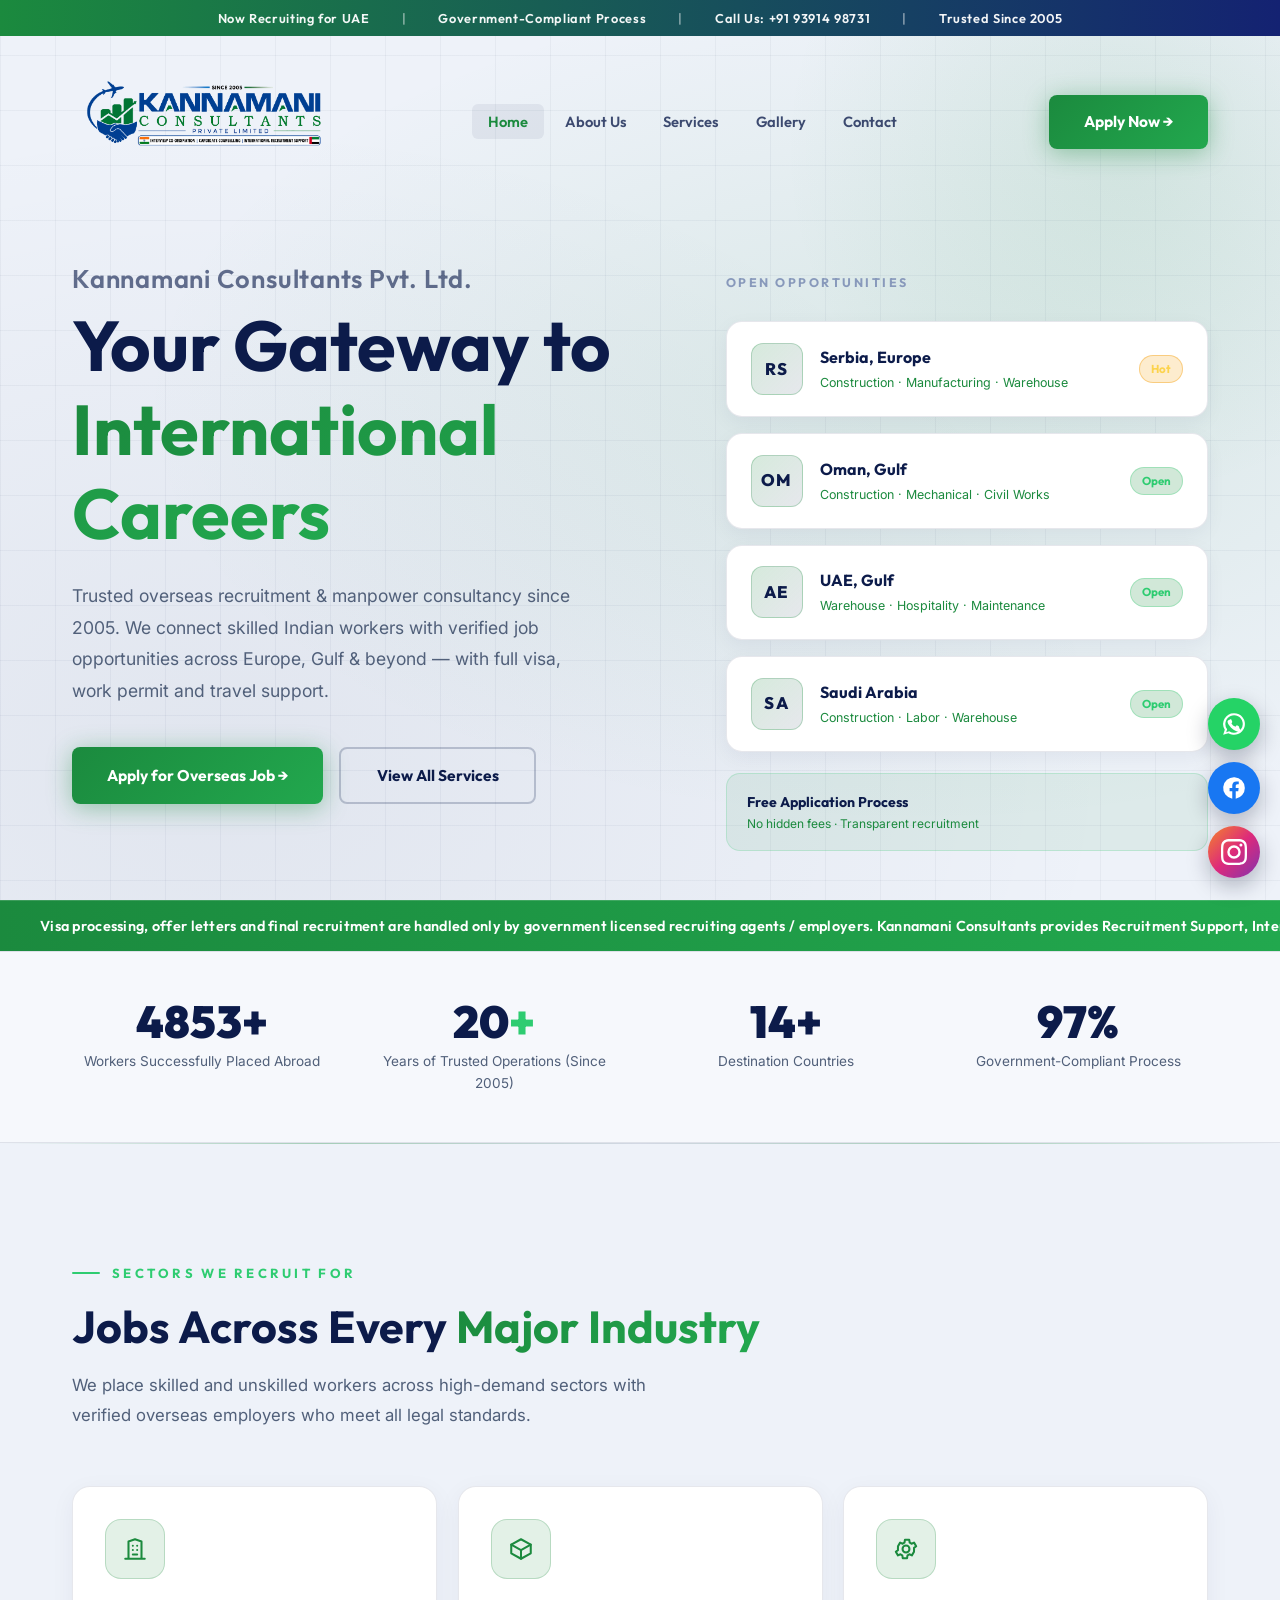
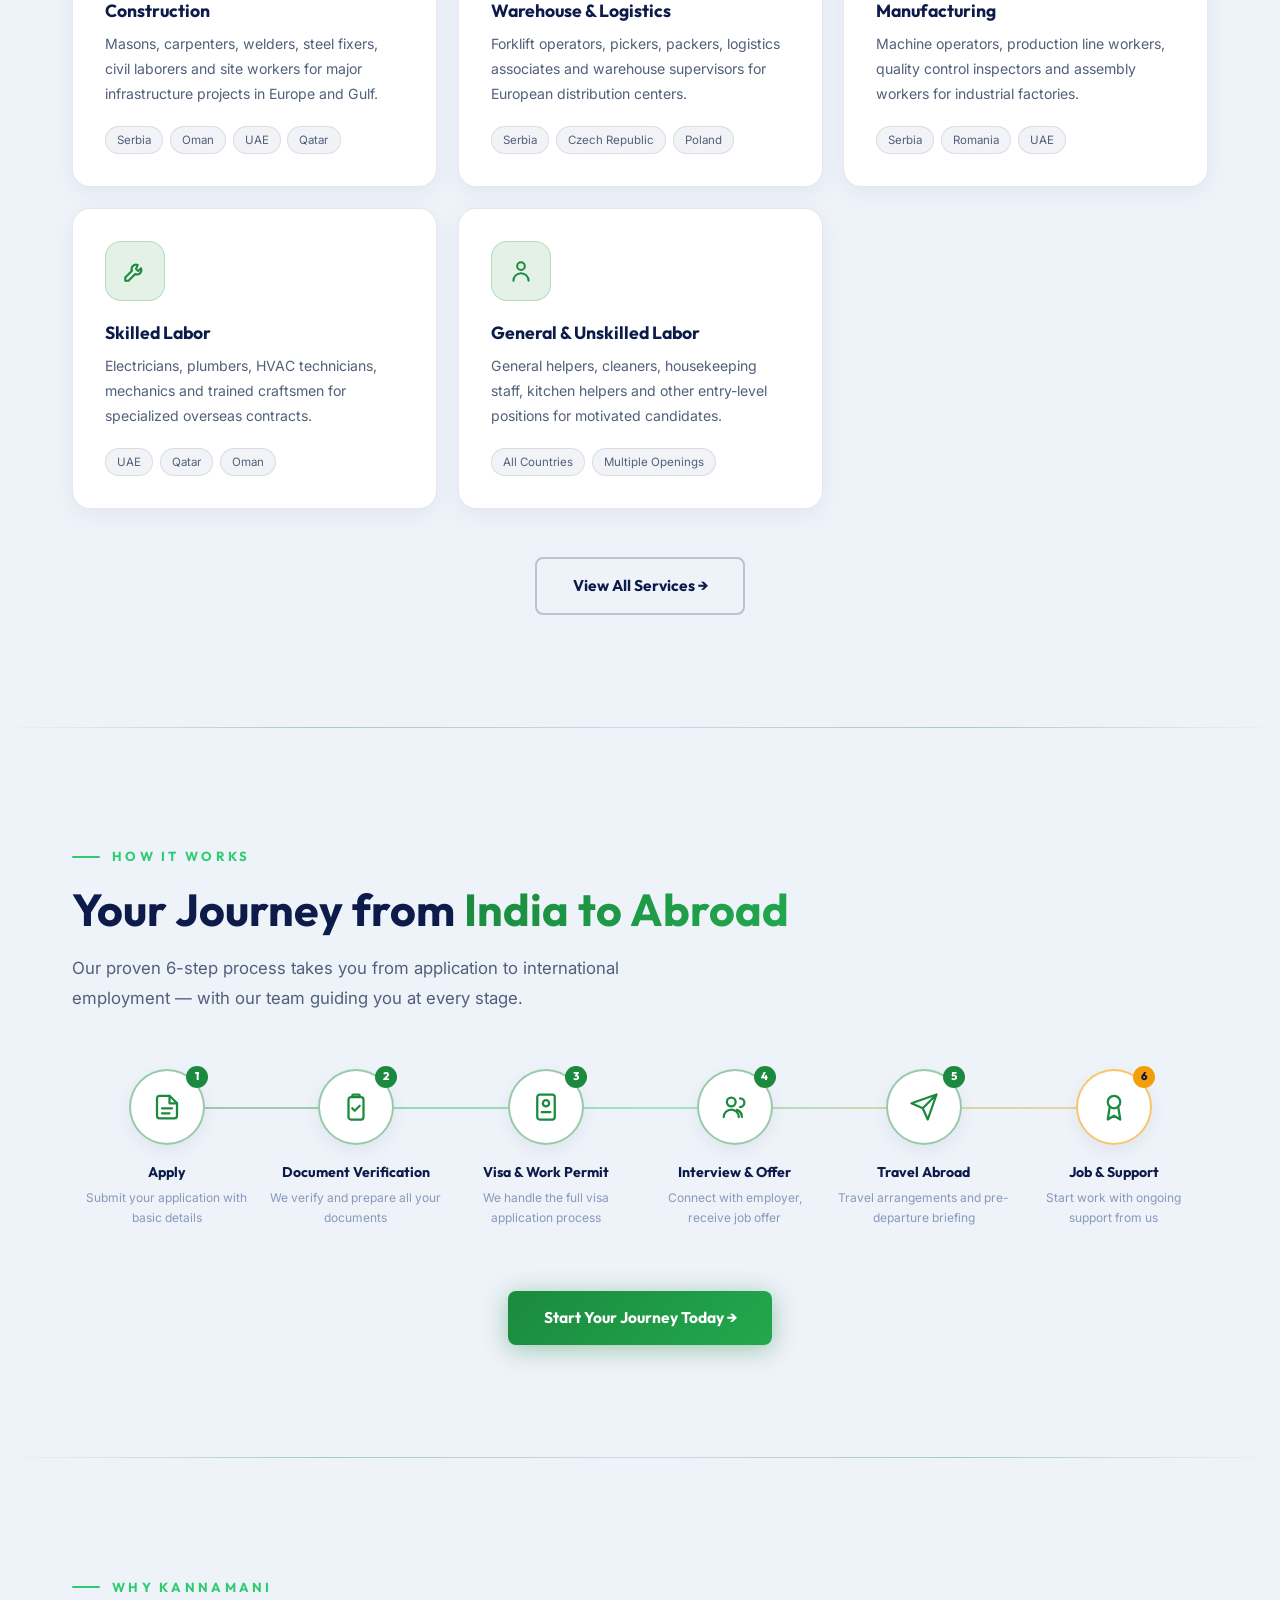
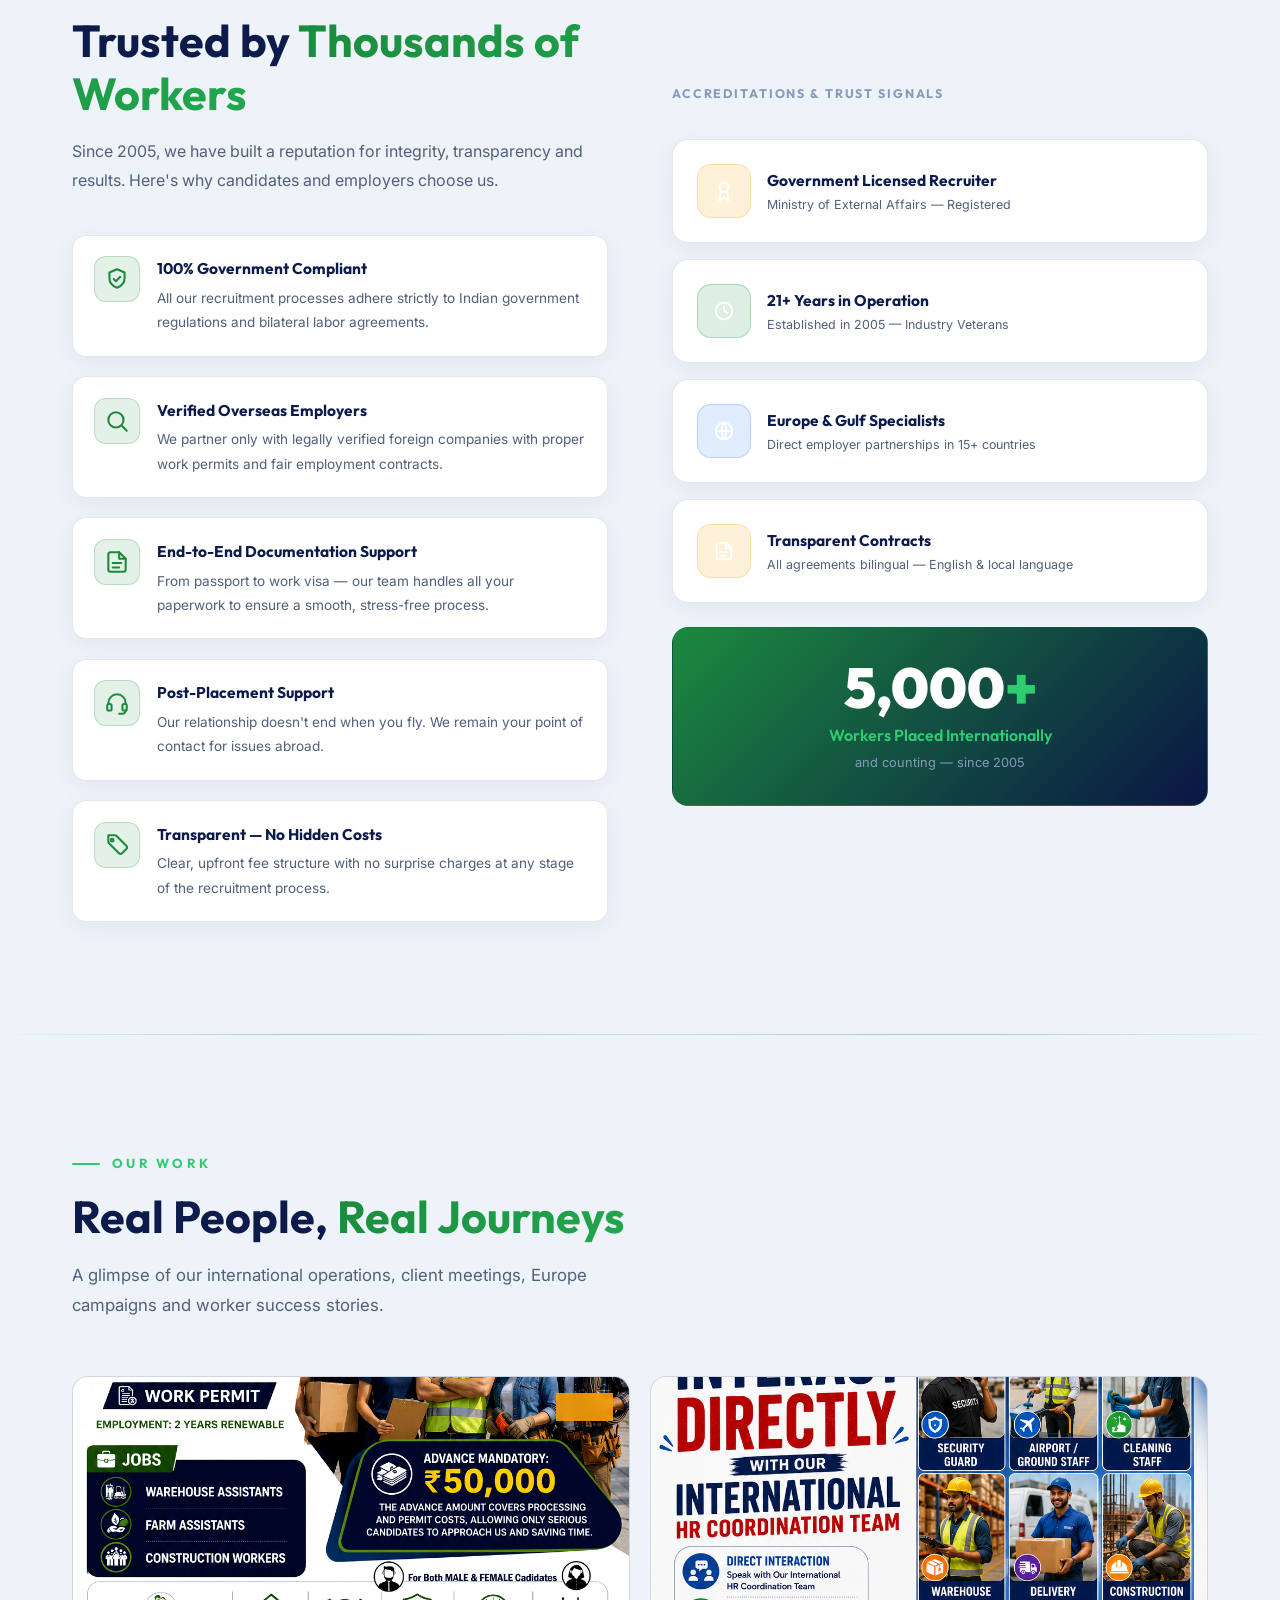
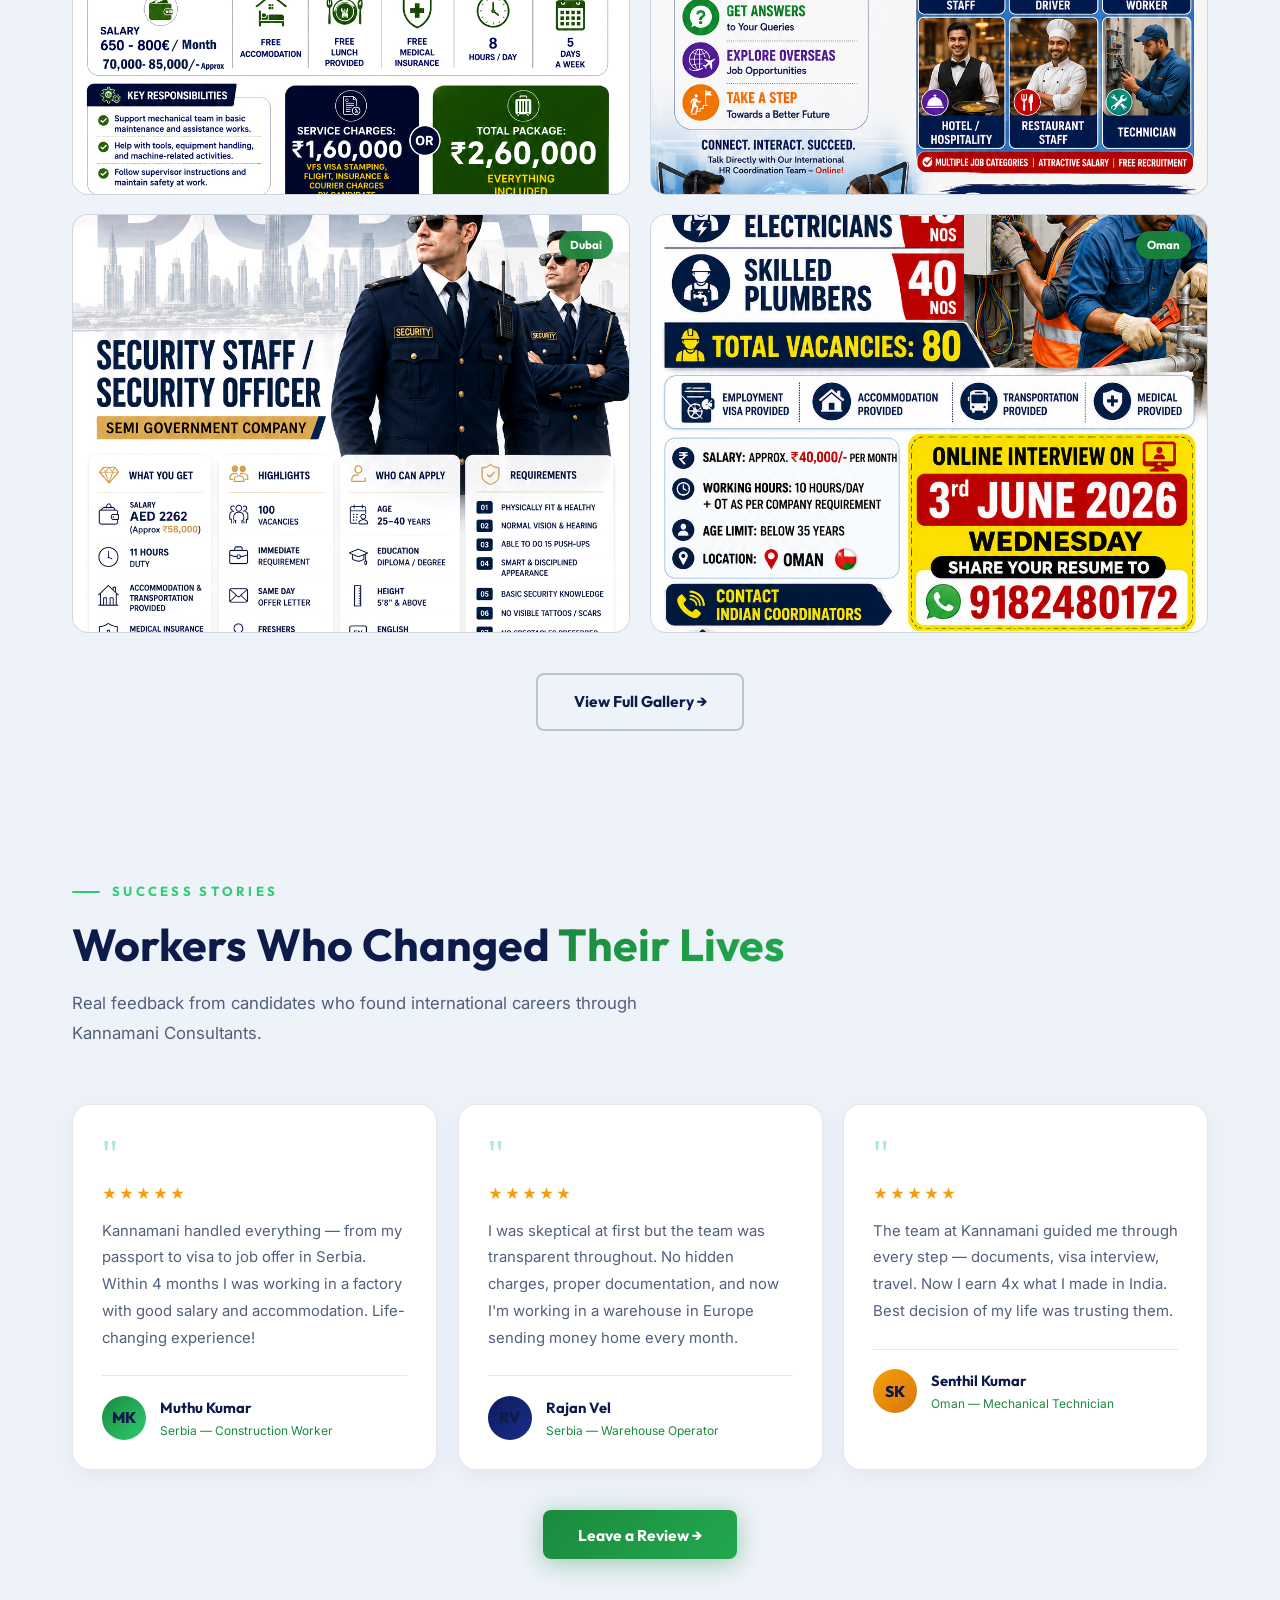
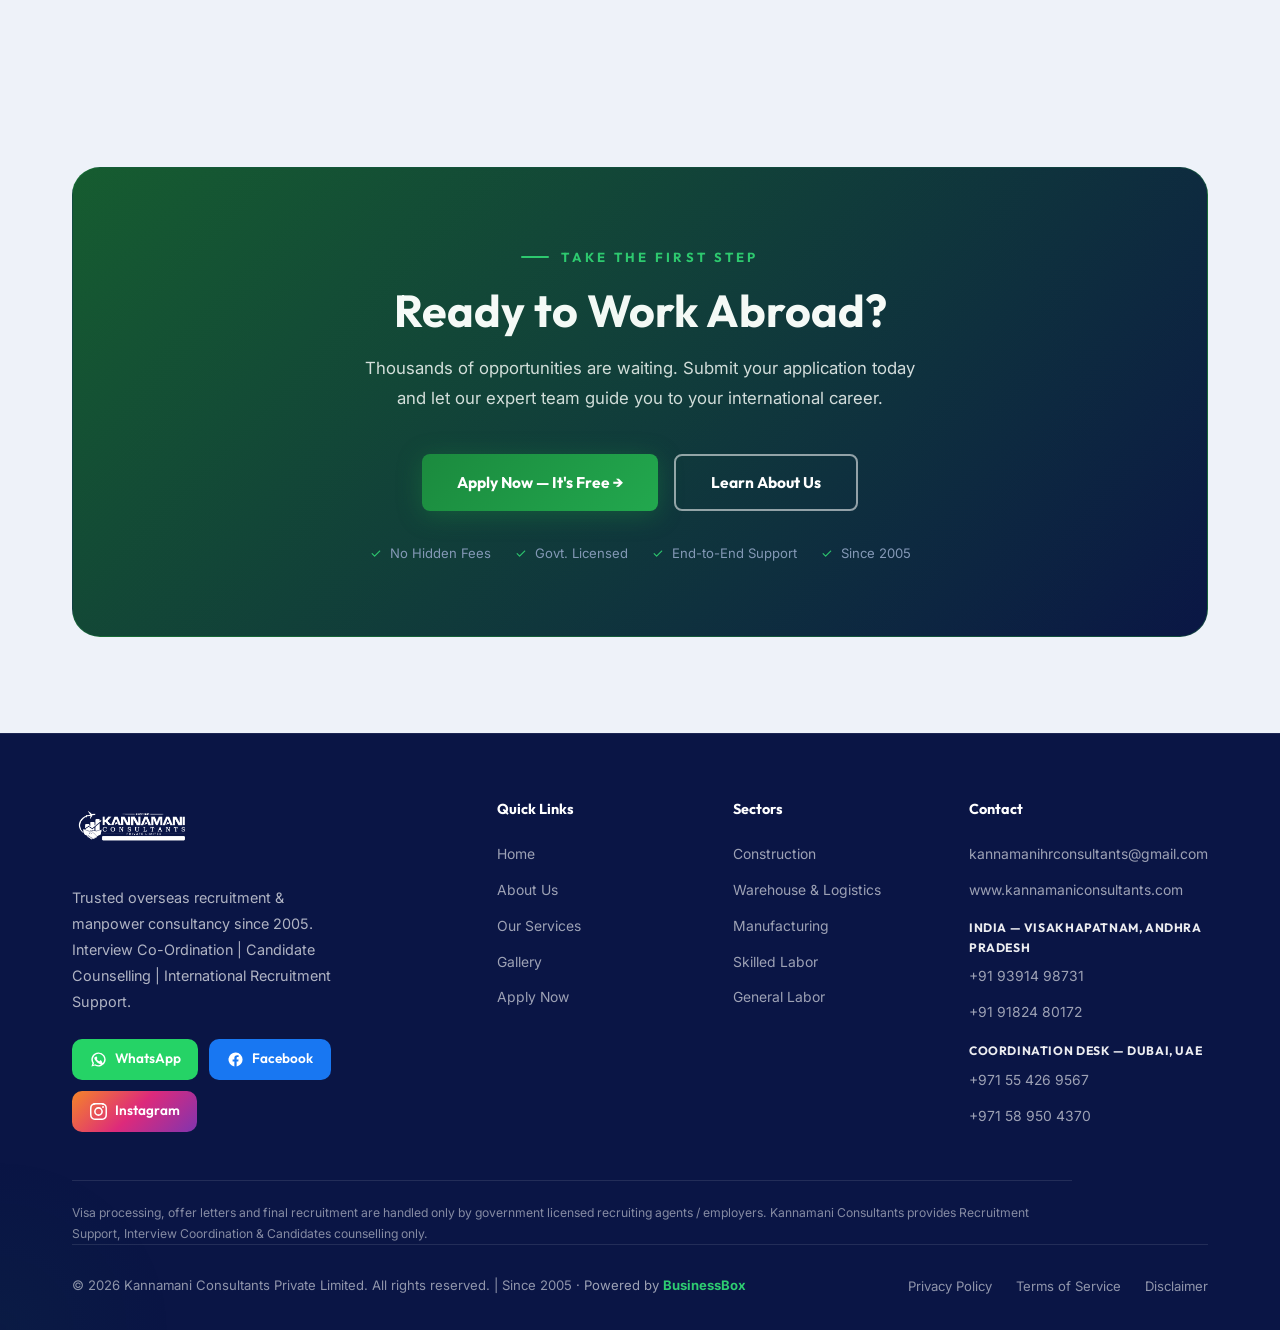
<file: index.html>
<!DOCTYPE html>
<html lang="en">
<head>
  <meta charset="UTF-8">
  <meta name="viewport" content="width=device-width, initial-scale=1.0">
  <title>Kannamani Consultants Pvt Ltd — International Recruitment & Manpower</title>
  <meta name="description" content="Kannamani Consultants Private Limited — trusted overseas recruitment & manpower consultancy since 2005, based in Visakhapatnam. Jobs in UAE, Gulf & Europe with work permits, visa processing & international placements.">
  <meta name="keywords" content="overseas recruitment, UAE jobs from India, Gulf jobs, manpower consultancy, work visa, work permit, Visakhapatnam recruitment agency, international jobs, Kannamani Consultants">
  <meta name="author" content="Kannamani Consultants Private Limited">
  <meta name="robots" content="index, follow, max-image-preview:large">
  <meta name="theme-color" content="#0A1545">
  <link rel="canonical" href="https://kannamani.vercel.app/index.html">
  <link rel="icon" type="image/png" href="Icon.png">
  <link rel="apple-touch-icon" href="Icon.png">
  <meta property="og:type" content="website">
  <meta property="og:site_name" content="Kannamani Consultants Private Limited">
  <meta property="og:title" content="Kannamani Consultants — International Recruitment & Manpower, Since 2005">
  <meta property="og:description" content="Government-compliant overseas recruitment for UAE, Gulf & Europe. Visa, work permit & full travel support. Based in Visakhapatnam, Andhra Pradesh.">
  <meta property="og:url" content="https://kannamani.vercel.app/index.html">
  <meta property="og:image" content="https://kannamani.vercel.app/Kannamani%20logo.png">
  <meta name="twitter:card" content="summary_large_image">
  <meta name="twitter:title" content="Kannamani Consultants — International Recruitment & Manpower">
  <meta name="twitter:description" content="Trusted overseas recruitment since 2005. Jobs in UAE, Gulf & Europe with full visa and work permit support.">
  <meta name="twitter:image" content="https://kannamani.vercel.app/Kannamani%20logo.png">
  <script>try{if(sessionStorage.getItem('kc_seen'))document.documentElement.classList.add('skip-loader');}catch(e){}</script>
  <link rel="stylesheet" href="css/style.css">
  <script type="application/ld+json">
  {
    "@context": "https://schema.org",
    "@type": "EmploymentAgency",
    "name": "Kannamani Consultants Private Limited",
    "alternateName": "Kannamani Consultants",
    "url": "https://kannamani.vercel.app/",
    "logo": "https://kannamani.vercel.app/Kannamani%20logo.png",
    "image": "https://kannamani.vercel.app/Kannamani%20logo.png",
    "description": "Government-compliant overseas recruitment and manpower consultancy since 2005. Placing skilled and unskilled Indian workers in UAE, Gulf and Europe with full visa, work permit and travel support.",
    "foundingDate": "2005",
    "telephone": "+91 93914 98731",
    "email": "kannamanihrconsultants@gmail.com",
    "address": {
      "@type": "PostalAddress",
      "addressLocality": "Visakhapatnam",
      "addressRegion": "Andhra Pradesh",
      "addressCountry": "IN"
    },
    "areaServed": ["United Arab Emirates", "Oman", "Saudi Arabia", "Qatar", "Serbia", "Europe"],
    "knowsAbout": ["Overseas recruitment", "Work visa processing", "Work permits", "Construction jobs", "Warehouse and logistics jobs", "Manufacturing jobs", "Skilled labor recruitment"],
    "slogan": "Your Gateway to International Careers"
  }
  </script>
</head>
<body>

  <!-- LOADER -->
  <div id="loader">
    <div class="loader-content">
      <div class="loader-logo-wrap">
        <img src="Kannamani logo.png" alt="Kannamani Consultants">
      </div>
      <div class="loader-bar"><div class="loader-progress"></div></div>
    </div>
  </div>

  <!-- TOP ANNOUNCEMENT BAR -->
  <div class="top-bar">
    <span>Now Recruiting for UAE</span>
    <span class="sep">|</span>
    <span>Government-Compliant Process</span>
    <span class="sep">|</span>
    <span>Call Us: +91 93914 98731</span>
    <span class="sep">|</span>
    <span>Trusted Since 2005</span>
  </div>

  <!-- NAVBAR -->
  <nav class="navbar">
    <div class="container">
      <div class="nav-inner">
        <a href="index.html" class="nav-logo">
          <img src="Kannamani logo.png" alt="Kannamani Consultants Private Limited">
        </a>
        <ul class="nav-links">
          <li><a href="index.html">Home</a></li>
          <li><a href="about.html">About Us</a></li>
          <li><a href="services.html">Services</a></li>
          <li><a href="gallery.html">Gallery</a></li>
          <li><a href="contact.html">Contact</a></li>
        </ul>
        <div class="nav-cta">
          <a href="contact.html" class="btn btn-primary" id="nav-apply-btn">Apply Now →</a>
        </div>
        <div class="hamburger" id="hamburger" aria-label="Open menu">
          <span></span><span></span><span></span>
        </div>
      </div>
    </div>
  </nav>

  <!-- HERO -->
  <section class="hero">
    <div class="hero-bg"></div>
    <div class="hero-grid"></div>
    <div class="hero-glow"></div>
    <div class="plane-path">
      <div class="plane-icon"><svg viewBox="0 0 24 24"><path d="M22 2 11 13M22 2l-7 20-4-9-9-4z"/></svg></div>
    </div>

    <div class="container">
      <div class="hero-content">
        <div class="hero-left">
          <h1 class="hero-title">
            <span class="company-name">Kannamani Consultants Pvt. Ltd.</span>
            Your Gateway to<br>
            <span style="background:linear-gradient(135deg,#1B8A3E,#22A84E);-webkit-background-clip:text;-webkit-text-fill-color:transparent;background-clip:text;">International Careers</span>
          </h1>
          <p class="hero-desc">
            Trusted overseas recruitment & manpower consultancy since 2005. We connect skilled Indian workers with verified job opportunities across Europe, Gulf & beyond — with full visa, work permit and travel support.
          </p>
          <div class="hero-btns">
            <a href="contact.html" class="btn btn-primary" id="hero-apply-btn">Apply for Overseas Job →</a>
            <a href="services.html" class="btn btn-outline" id="hero-services-btn">View All Services</a>
          </div>
        </div>

        <!-- Hero Right — Destination Cards -->
        <div class="hero-right">
          <div style="font-family:var(--font-heading);font-size:0.78rem;font-weight:700;color:var(--text-muted);text-transform:uppercase;letter-spacing:0.2em;margin-bottom:0.8rem;">Open Opportunities</div>

          <div class="destination-card">
            <div class="dest-flag">RS</div>
            <div>
              <div class="dest-country">Serbia, Europe</div>
              <div class="dest-jobs">Construction · Manufacturing · Warehouse</div>
            </div>
            <div class="dest-tag hot">Hot</div>
          </div>

          <div class="destination-card">
            <div class="dest-flag">OM</div>
            <div>
              <div class="dest-country">Oman, Gulf</div>
              <div class="dest-jobs">Construction · Mechanical · Civil Works</div>
            </div>
            <div class="dest-tag">Open</div>
          </div>

          <div class="destination-card">
            <div class="dest-flag">AE</div>
            <div>
              <div class="dest-country">UAE, Gulf</div>
              <div class="dest-jobs">Warehouse · Hospitality · Maintenance</div>
            </div>
            <div class="dest-tag">Open</div>
          </div>

          <div class="destination-card">
            <div class="dest-flag">SA</div>
            <div>
              <div class="dest-country">Saudi Arabia</div>
              <div class="dest-jobs">Construction · Labor · Warehouse</div>
            </div>
            <div class="dest-tag">Open</div>
          </div>

          <div style="background:rgba(27,138,62,0.08);border:1px solid rgba(46,204,113,0.2);border-radius:14px;padding:1.1rem 1.3rem;display:flex;align-items:center;gap:0.8rem;margin-top:0.3rem;">
            <div>
              <div style="font-family:var(--font-heading);font-weight:700;font-size:0.88rem;color:var(--ink);">Free Application Process</div>
              <div style="font-size:0.75rem;color:var(--green);">No hidden fees · Transparent recruitment</div>
            </div>
          </div>
        </div>
      </div>
    </div>
  </section>

  <!-- DISCLAIMER MARQUEE -->
  <div class="marquee" aria-label="Disclaimer">
    <div class="marquee-track">
      <span>Visa processing, offer letters and final recruitment are handled only by government licensed recruiting agents / employers. Kannamani Consultants provides Recruitment Support, Interview Coordination &amp; Candidates counselling only.</span>
      <span>Visa processing, offer letters and final recruitment are handled only by government licensed recruiting agents / employers. Kannamani Consultants provides Recruitment Support, Interview Coordination &amp; Candidates counselling only.</span>
    </div>
  </div>

  <!-- STATS BAR -->
  <div class="stats-bar">
    <div class="container">
      <div class="stats-inner">
        <div class="stat-box reveal">
          <div class="stat-big"><span data-count="5000" data-suffix="+">5000+</span></div>
          <div class="stat-desc">Workers Successfully Placed Abroad</div>
        </div>
        <div class="stat-box reveal reveal-delay-1">
          <div class="stat-big"><span data-count="21" data-suffix="">21</span><span class="accent">+</span></div>
          <div class="stat-desc">Years of Trusted Operations (Since 2005)</div>
        </div>
        <div class="stat-box reveal reveal-delay-2">
          <div class="stat-big"><span data-count="15" data-suffix="+">15+</span></div>
          <div class="stat-desc">Destination Countries</div>
        </div>
        <div class="stat-box reveal reveal-delay-3">
          <div class="stat-big"><span data-count="100" data-suffix="%">100%</span></div>
          <div class="stat-desc">Government-Compliant Process</div>
        </div>
      </div>
    </div>
  </div>

  <div class="gradient-divider"></div>

  <!-- SECTORS WE RECRUIT FOR -->
  <section class="section">
    <div class="container">
      <div class="section-label">Sectors We Recruit For</div>
      <h2 class="section-title reveal">Jobs Across Every <span class="highlight">Major Industry</span></h2>
      <p class="section-subtitle reveal reveal-delay-1">We place skilled and unskilled workers across high-demand sectors with verified overseas employers who meet all legal standards.</p>

      <div class="sectors-grid">

        <div class="sector-card reveal reveal-delay-1" id="sector-construction">
          <div class="sector-icon"><svg viewBox="0 0 24 24"><path d="M3 21h18M6 21V5l6-2 6 2v16M10 9h.01M14 9h.01M10 13h.01M14 13h.01M10 17h4"/></svg></div>
          <h3>Construction</h3>
          <p>Masons, carpenters, welders, steel fixers, civil laborers and site workers for major infrastructure projects in Europe and Gulf.</p>
          <div class="sector-tags">
            <span class="stag">Serbia</span><span class="stag">Oman</span><span class="stag">UAE</span><span class="stag">Qatar</span>
          </div>
        </div>

        <div class="sector-card reveal reveal-delay-2" id="sector-warehouse">
          <div class="sector-icon"><svg viewBox="0 0 24 24"><path d="M21 8 12 3 3 8v8l9 5 9-5z"/><path d="M3 8l9 5 9-5M12 13v8"/></svg></div>
          <h3>Warehouse & Logistics</h3>
          <p>Forklift operators, pickers, packers, logistics associates and warehouse supervisors for European distribution centers.</p>
          <div class="sector-tags">
            <span class="stag">Serbia</span><span class="stag">Czech Republic</span><span class="stag">Poland</span>
          </div>
        </div>

        <div class="sector-card reveal reveal-delay-1" id="sector-manufacturing">
          <div class="sector-icon"><svg viewBox="0 0 24 24"><circle cx="12" cy="12" r="3.2"/><path d="M19.4 13a7.5 7.5 0 0 0 0-2l2-1.5-2-3.4-2.3 1a7.5 7.5 0 0 0-1.7-1l-.4-2.6h-4l-.4 2.6a7.5 7.5 0 0 0-1.7 1l-2.3-1-2 3.4L4.6 11a7.5 7.5 0 0 0 0 2l-2 1.5 2 3.4 2.3-1a7.5 7.5 0 0 0 1.7 1l.4 2.6h4l.4-2.6a7.5 7.5 0 0 0 1.7-1l2.3 1 2-3.4z"/></svg></div>
          <h3>Manufacturing</h3>
          <p>Machine operators, production line workers, quality control inspectors and assembly workers for industrial factories.</p>
          <div class="sector-tags">
            <span class="stag">Serbia</span><span class="stag">Romania</span><span class="stag">UAE</span>
          </div>
        </div>

        <div class="sector-card reveal reveal-delay-2" id="sector-skilled">
          <div class="sector-icon"><svg viewBox="0 0 24 24"><path d="M14.5 6.5a4 4 0 0 0-5.3 5.3L3 18v3h3l6.2-6.2a4 4 0 0 0 5.3-5.3l-2.6 2.6-2-2z"/></svg></div>
          <h3>Skilled Labor</h3>
          <p>Electricians, plumbers, HVAC technicians, mechanics and trained craftsmen for specialized overseas contracts.</p>
          <div class="sector-tags">
            <span class="stag">UAE</span><span class="stag">Qatar</span><span class="stag">Oman</span>
          </div>
        </div>

        <div class="sector-card reveal reveal-delay-3" id="sector-general">
          <div class="sector-icon"><svg viewBox="0 0 24 24"><circle cx="12" cy="7.5" r="3.5"/><path d="M5 21a7 7 0 0 1 14 0"/></svg></div>
          <h3>General & Unskilled Labor</h3>
          <p>General helpers, cleaners, housekeeping staff, kitchen helpers and other entry-level positions for motivated candidates.</p>
          <div class="sector-tags">
            <span class="stag">All Countries</span><span class="stag">Multiple Openings</span>
          </div>
        </div>

      </div>

      <div style="text-align:center;margin-top:3rem;" class="reveal">
        <a href="services.html" class="btn btn-outline" id="all-sectors-btn">View All Services →</a>
      </div>
    </div>
  </section>

  <div class="gradient-divider"></div>

  <!-- HOW IT WORKS — CANDIDATE JOURNEY -->
  <section class="section" style="background:rgba(255,255,255,0.01);">
    <div class="container">
      <div class="section-label">How It Works</div>
      <h2 class="section-title reveal">Your Journey from <span class="highlight">India to Abroad</span></h2>
      <p class="section-subtitle reveal reveal-delay-1">Our proven 6-step process takes you from application to international employment — with our team guiding you at every stage.</p>

      <div class="journey-steps">

        <div class="step reveal reveal-delay-1">
          <div class="step-circle">
            <svg viewBox="0 0 24 24"><path d="M14 3H6a2 2 0 0 0-2 2v14a2 2 0 0 0 2 2h12a2 2 0 0 0 2-2V9z"/><path d="M14 3v6h6M8 13h8M8 17h6"/></svg>
            <div class="step-num">1</div>
          </div>
          <div class="step-label">Apply</div>
          <div class="step-sub">Submit your application with basic details</div>
        </div>

        <div class="step reveal reveal-delay-2">
          <div class="step-circle">
            <svg viewBox="0 0 24 24"><rect x="6" y="4" width="12" height="18" rx="2"/><path d="M9 4V3a1 1 0 0 1 1-1h4a1 1 0 0 1 1 1v1M9 13l2 2 4-4"/></svg>
            <div class="step-num">2</div>
          </div>
          <div class="step-label">Document Verification</div>
          <div class="step-sub">We verify and prepare all your documents</div>
        </div>

        <div class="step reveal reveal-delay-3">
          <div class="step-circle">
            <svg viewBox="0 0 24 24"><rect x="5" y="2" width="14" height="20" rx="2"/><circle cx="12" cy="9" r="2.5"/><path d="M8.5 16h7"/></svg>
            <div class="step-num">3</div>
          </div>
          <div class="step-label">Visa & Work Permit</div>
          <div class="step-sub">We handle the full visa application process</div>
        </div>

        <div class="step reveal reveal-delay-4">
          <div class="step-circle">
            <svg viewBox="0 0 24 24"><circle cx="9" cy="8" r="3.5"/><path d="M3 20a6 6 0 0 1 12 0M16 5a3.5 3.5 0 0 1 0 7M17.5 20a6 6 0 0 0-4-5.7"/></svg>
            <div class="step-num">4</div>
          </div>
          <div class="step-label">Interview & Offer</div>
          <div class="step-sub">Connect with employer, receive job offer</div>
        </div>

        <div class="step reveal reveal-delay-5">
          <div class="step-circle">
            <svg viewBox="0 0 24 24"><path d="M22 2 11 13M22 2l-7 20-4-9-9-4z"/></svg>
            <div class="step-num">5</div>
          </div>
          <div class="step-label">Travel Abroad</div>
          <div class="step-sub">Travel arrangements and pre-departure briefing</div>
        </div>

        <div class="step reveal">
          <div class="step-circle" style="border-color:rgba(245,158,11,0.6);">
            <svg viewBox="0 0 24 24"><circle cx="12" cy="8" r="5"/><path d="M8.5 12.5 7 22l5-3 5 3-1.5-9.5"/></svg>
            <div class="step-num" style="background:var(--gold);color:var(--navy-deep);">6</div>
          </div>
          <div class="step-label">Job & Support</div>
          <div class="step-sub">Start work with ongoing support from us</div>
        </div>

      </div>

      <div style="text-align:center;margin-top:4rem;" class="reveal">
        <a href="contact.html" class="btn btn-primary" id="start-journey-btn">Start Your Journey Today →</a>
      </div>
    </div>
  </section>

  <div class="gradient-divider"></div>

  <!-- WHY CHOOSE US -->
  <section class="section">
    <div class="container">
      <div class="why-grid">
        <div class="reveal">
          <div class="section-label">Why Kannamani</div>
          <h2 class="section-title">Trusted by <span class="highlight">Thousands of Workers</span></h2>
          <p style="margin-bottom:2.5rem;">Since 2005, we have built a reputation for integrity, transparency and results. Here's why candidates and employers choose us.</p>

          <div class="why-features">
            <div class="why-item">
              <div class="why-icon"><svg viewBox="0 0 24 24"><path d="M12 3l7 3v5c0 4.5-3 7.5-7 9-4-1.5-7-4.5-7-9V6z"/><path d="M9 12l2 2 4-4"/></svg></div>
              <div>
                <div class="why-item-title">100% Government Compliant</div>
                <p>All our recruitment processes adhere strictly to Indian government regulations and bilateral labor agreements.</p>
              </div>
            </div>
            <div class="why-item">
              <div class="why-icon"><svg viewBox="0 0 24 24"><circle cx="11" cy="11" r="7"/><path d="M21 21l-4.3-4.3"/></svg></div>
              <div>
                <div class="why-item-title">Verified Overseas Employers</div>
                <p>We partner only with legally verified foreign companies with proper work permits and fair employment contracts.</p>
              </div>
            </div>
            <div class="why-item">
              <div class="why-icon"><svg viewBox="0 0 24 24"><path d="M14 3H6a2 2 0 0 0-2 2v14a2 2 0 0 0 2 2h12a2 2 0 0 0 2-2V9z"/><path d="M14 3v6h6M8 13h8M8 17h6"/></svg></div>
              <div>
                <div class="why-item-title">End-to-End Documentation Support</div>
                <p>From passport to work visa — our team handles all your paperwork to ensure a smooth, stress-free process.</p>
              </div>
            </div>
            <div class="why-item">
              <div class="why-icon"><svg viewBox="0 0 24 24"><path d="M4 13v-1a8 8 0 0 1 16 0v1"/><rect x="3" y="13" width="4" height="6" rx="1.5"/><rect x="17" y="13" width="4" height="6" rx="1.5"/><path d="M20 19a3 3 0 0 1-3 3h-3"/></svg></div>
              <div>
                <div class="why-item-title">Post-Placement Support</div>
                <p>Our relationship doesn't end when you fly. We remain your point of contact for issues abroad.</p>
              </div>
            </div>
            <div class="why-item">
              <div class="why-icon"><svg viewBox="0 0 24 24"><path d="M20.6 12.6 11.4 3.4A2 2 0 0 0 10 3H4v6a2 2 0 0 0 .6 1.4l9.2 9.2a2 2 0 0 0 2.8 0l4-4a2 2 0 0 0 0-2.8z"/><circle cx="7.5" cy="7.5" r="1.3"/></svg></div>
              <div>
                <div class="why-item-title">Transparent — No Hidden Costs</div>
                <p>Clear, upfront fee structure with no surprise charges at any stage of the recruitment process.</p>
              </div>
            </div>
          </div>
        </div>

        <div class="why-visual reveal reveal-delay-2">
          <div style="font-family:var(--font-heading);font-size:0.78rem;font-weight:700;color:var(--text-muted);text-transform:uppercase;letter-spacing:0.15em;margin-bottom:1.2rem;">Accreditations & Trust Signals</div>

          <div class="cert-card">
            <div class="cert-badge cert-badge-gold"><svg viewBox="0 0 24 24"><circle cx="12" cy="8" r="5"/><path d="M8.5 12.5 7 22l5-3 5 3-1.5-9.5"/></svg></div>
            <div>
              <div class="cert-title">Government Licensed Recruiter</div>
              <div class="cert-sub">Ministry of External Affairs — Registered</div>
            </div>
          </div>

          <div class="cert-card">
            <div class="cert-badge cert-badge-green"><svg viewBox="0 0 24 24"><circle cx="12" cy="12" r="9"/><path d="M12 7v5l3.5 2"/></svg></div>
            <div>
              <div class="cert-title">21+ Years in Operation</div>
              <div class="cert-sub">Established in 2005 — Industry Veterans</div>
            </div>
          </div>

          <div class="cert-card">
            <div class="cert-badge cert-badge-blue"><svg viewBox="0 0 24 24"><circle cx="12" cy="12" r="9"/><path d="M3 12h18M12 3c3 3 3 15 0 18M12 3c-3 3-3 15 0 18"/></svg></div>
            <div>
              <div class="cert-title">Europe & Gulf Specialists</div>
              <div class="cert-sub">Direct employer partnerships in 15+ countries</div>
            </div>
          </div>

          <div class="cert-card">
            <div class="cert-badge cert-badge-gold"><svg viewBox="0 0 24 24"><path d="M14 3H6a2 2 0 0 0-2 2v14a2 2 0 0 0 2 2h12a2 2 0 0 0 2-2V9z"/><path d="M14 3v6h6M8 13h8M8 17h6"/></svg></div>
            <div>
              <div class="cert-title">Transparent Contracts</div>
              <div class="cert-sub">All agreements bilingual — English & local language</div>
            </div>
          </div>

          <!-- Big stat -->
          <div style="background:linear-gradient(135deg,#1B8A3E,#0A1545);border:1px solid rgba(27,138,62,0.4);border-radius:16px;padding:2rem;text-align:center;margin-top:0.5rem;">
            <div style="font-family:var(--font-heading);font-size:3.5rem;font-weight:900;color:var(--white);line-height:1;">5,000<span style="color:var(--green-light);">+</span></div>
            <div style="font-family:var(--font-heading);font-weight:600;color:var(--green-light);font-size:1rem;margin-top:0.4rem;">Workers Placed Internationally</div>
            <div style="font-size:0.8rem;color:var(--text-muted);margin-top:0.3rem;">and counting — since 2005</div>
          </div>
        </div>
      </div>
    </div>
  </section>

  <div class="gradient-divider"></div>

  <!-- GALLERY PREVIEW -->
  <section class="section" style="padding-bottom:4rem;">
    <div class="container">
      <div class="section-label">Our Work</div>
      <h2 class="section-title reveal">Real People, <span class="highlight">Real Journeys</span></h2>
      <p class="section-subtitle reveal reveal-delay-1">A glimpse of our international operations, client meetings, Europe campaigns and worker success stories.</p>

      <div class="gallery-grid" style="grid-template-columns:repeat(2,1fr);">
        <div class="gallery-item reveal" data-category="europe">
          <img src="serebi an eurp 1.jpg" alt="Serbia Europe Campaign" loading="lazy">
          <div class="gal-badge hot">Serbia</div>
          <div class="gallery-overlay">
            <div>
              <span class="gal-title">Europe Recruitment Drive — Serbia</span>
              <span class="gal-sub">Manufacturing & Construction · 2025</span>
            </div>
          </div>
        </div>

        <div class="gallery-item reveal reveal-delay-1" data-category="meetings">
          <img src="hr meet.jpg" alt="HR Interview Meet" loading="lazy">
          <div class="gallery-overlay">
            <div>
              <span class="gal-title">Employer Interview Session</span>
              <span class="gal-sub">Candidate Selection Process</span>
            </div>
          </div>
        </div>

        <div class="gallery-item reveal reveal-delay-1" data-category="gulf">
          <img src="dubai.jpg" alt="Dubai Operations" loading="lazy">
          <div class="gal-badge">Dubai</div>
          <div class="gallery-overlay">
            <div>
              <span class="gal-title">Gulf Operations — Dubai</span>
              <span class="gal-sub">Business Development · UAE</span>
            </div>
          </div>
        </div>

        <div class="gallery-item reveal reveal-delay-2" data-category="gulf">
          <img src="oman.jpg" alt="Oman Recruitment" loading="lazy">
          <div class="gal-badge">Oman</div>
          <div class="gallery-overlay">
            <div>
              <span class="gal-title">Oman Recruitment Drive</span>
              <span class="gal-sub">Civil & Mechanical Works</span>
            </div>
          </div>
        </div>
      </div>

      <div style="text-align:center;margin-top:2.5rem;" class="reveal">
        <a href="gallery.html" class="btn btn-outline" id="view-gallery-btn">View Full Gallery →</a>
      </div>
    </div>
  </section>

  <!-- TESTIMONIALS -->
  <section class="section" style="background:rgba(255,255,255,0.01);padding-top:5rem;">
    <div class="container">
      <div class="section-label">Success Stories</div>
      <h2 class="section-title reveal">Workers Who Changed <span class="highlight">Their Lives</span></h2>
      <p class="section-subtitle reveal reveal-delay-1">Real feedback from candidates who found international careers through Kannamani Consultants.</p>
      <div class="testi-grid">

        <div class="testi-card reveal reveal-delay-1">
          <div class="testi-quote">"</div>
          <div class="testi-stars">★★★★★</div>
          <p class="testi-text">Kannamani handled everything — from my passport to visa to job offer in Serbia. Within 4 months I was working in a factory with good salary and accommodation. Life-changing experience!</p>
          <div class="testi-author">
            <div class="testi-avatar" style="background:linear-gradient(135deg,#1B8A3E,#2ECC71);">MK</div>
            <div>
              <div class="testi-name">Muthu Kumar</div>
              <div class="testi-origin">Serbia — Construction Worker</div>
            </div>
          </div>
        </div>

        <div class="testi-card reveal reveal-delay-2">
          <div class="testi-quote">"</div>
          <div class="testi-stars">★★★★★</div>
          <p class="testi-text">I was skeptical at first but the team was transparent throughout. No hidden charges, proper documentation, and now I'm working in a warehouse in Europe sending money home every month.</p>
          <div class="testi-author">
            <div class="testi-avatar" style="background:linear-gradient(135deg,#0D1B5E,#1A2E8A);">RV</div>
            <div>
              <div class="testi-name">Rajan Vel</div>
              <div class="testi-origin">Serbia — Warehouse Operator</div>
            </div>
          </div>
        </div>

        <div class="testi-card reveal reveal-delay-3">
          <div class="testi-quote">"</div>
          <div class="testi-stars">★★★★★</div>
          <p class="testi-text">The team at Kannamani guided me through every step — documents, visa interview, travel. Now I earn 4x what I made in India. Best decision of my life was trusting them.</p>
          <div class="testi-author">
            <div class="testi-avatar" style="background:linear-gradient(135deg,#F59E0B,#D97706);color:#0A1545;">SK</div>
            <div>
              <div class="testi-name">Senthil Kumar</div>
              <div class="testi-origin">Oman — Mechanical Technician</div>
            </div>
          </div>
        </div>

      </div>

      <div class="reviews-live" id="reviews-live" style="display:none;"></div>

      <div class="review-actions">
        <button class="btn btn-primary" id="open-review" type="button">Leave a Review →</button>
      </div>
    </div>
  </section>

  <!-- REVIEW MODAL -->
  <div class="modal-overlay" id="review-modal">
    <div class="modal">
      <button class="modal-close" type="button" aria-label="Close">×</button>
      <h3>Share Your Experience</h3>
      <p class="modal-sub">Your review helps other candidates. It appears on this page right after you submit.</p>
      <form id="review-form">
        <div class="form-group">
          <label for="rv-name">Your Name</label>
          <input type="text" id="rv-name" name="name" placeholder="e.g. Senthil Kumar" required>
        </div>
        <div class="form-group">
          <label for="rv-place">Country / Role (optional)</label>
          <input type="text" id="rv-place" name="place" placeholder="e.g. UAE — Construction Worker">
        </div>
        <div class="form-group">
          <label>Rating</label>
          <div class="star-input" role="radiogroup" aria-label="Rating"><span>★</span><span>★</span><span>★</span><span>★</span><span>★</span></div>
        </div>
        <div class="form-group">
          <label for="rv-msg">Your Review</label>
          <textarea id="rv-msg" name="message" placeholder="Tell us about your experience with Kannamani Consultants..." required></textarea>
        </div>
        <button type="submit" class="btn btn-primary" style="width:100%;justify-content:center;padding:0.9rem;">Submit Review</button>
        <div class="review-thanks">Thank you! Your review has been submitted.</div>
      </form>
    </div>
  </div>

  <!-- CTA -->
  <section class="cta-section">
    <div class="container">
      <div class="cta-card reveal">
        <div class="section-label" style="justify-content:center;">Take the First Step</div>
        <h2>Ready to Work <span class="gold">Abroad?</span></h2>
        <p>Thousands of opportunities are waiting. Submit your application today and let our expert team guide you to your international career.</p>
        <div class="cta-btns">
          <a href="contact.html" class="btn btn-primary" id="cta-apply-btn">Apply Now — It's Free →</a>
          <a href="about.html" class="btn btn-outline" id="cta-about-btn">Learn About Us</a>
        </div>
        <div style="margin-top:2rem;display:flex;align-items:center;justify-content:center;gap:1.5rem;flex-wrap:wrap;">
          <div style="display:flex;align-items:center;gap:0.5rem;font-size:0.82rem;color:var(--text-muted);">
            <span style="color:var(--green-light);">✓</span> No Hidden Fees
          </div>
          <div style="display:flex;align-items:center;gap:0.5rem;font-size:0.82rem;color:var(--text-muted);">
            <span style="color:var(--green-light);">✓</span> Govt. Licensed
          </div>
          <div style="display:flex;align-items:center;gap:0.5rem;font-size:0.82rem;color:var(--text-muted);">
            <span style="color:var(--green-light);">✓</span> End-to-End Support
          </div>
          <div style="display:flex;align-items:center;gap:0.5rem;font-size:0.82rem;color:var(--text-muted);">
            <span style="color:var(--green-light);">✓</span> Since 2005
          </div>
        </div>
      </div>
    </div>
  </section>

  <!-- FOOTER -->
  <footer>
    <div class="container">
      <div class="footer-inner">
        <div class="footer-brand">
          <div class="footer-logo">
            <img src="Kannamani logo.png" alt="Kannamani Consultants">
          </div>
          <p>Trusted overseas recruitment & manpower consultancy since 2005. Interview Co-Ordination | Candidate Counselling | International Recruitment Support.</p>
          <div class="footer-cta">
            <a href="https://wa.me/919391498731" target="_blank" rel="noopener noreferrer" class="fcta fcta-wa"><svg viewBox="0 0 24 24" fill="currentColor"><path d="M12 2a10 10 0 0 0-8.5 15.3L2 22l4.8-1.5A10 10 0 1 0 12 2zm0 18a8 8 0 0 1-4.1-1.1l-.3-.2-2.8.9.9-2.7-.2-.3A8 8 0 1 1 12 20zm4.4-6c-.2-.1-1.4-.7-1.6-.8s-.4-.1-.5.1-.6.8-.8 1-.3.2-.5.1a6.6 6.6 0 0 1-3.3-2.9c-.2-.4.2-.4.6-1.2.1-.2 0-.3 0-.5s-.5-1.3-.7-1.7-.4-.4-.5-.4h-.5a1 1 0 0 0-.7.3A3 3 0 0 0 6 9.5c0 1.8 1.3 3.5 1.5 3.7s2.6 4 6.3 5.3c1.6.6 1.8.4 2.2.4s1.4-.5 1.6-1.1.2-1 .1-1.1-.3-.2-.5-.3z"/></svg>WhatsApp</a>
            <a href="https://www.facebook.com/kannamaniinternationalconsultants" target="_blank" rel="noopener noreferrer" class="fcta fcta-fb"><svg viewBox="0 0 24 24" fill="currentColor"><path d="M22 12a10 10 0 1 0-11.6 9.9v-7H7.9V12h2.5V9.8c0-2.5 1.5-3.9 3.8-3.9 1.1 0 2.2.2 2.2.2v2.5h-1.2c-1.2 0-1.6.8-1.6 1.6V12h2.7l-.4 2.9h-2.3v7A10 10 0 0 0 22 12z"/></svg>Facebook</a>
            <a href="https://www.instagram.com/kannamani_consultants_pvt_ltd" target="_blank" rel="noopener noreferrer" class="fcta fcta-ig"><svg viewBox="0 0 24 24" fill="currentColor"><path d="M12 2.2c3.2 0 3.6 0 4.9.1 1.2.1 1.8.3 2.2.4.6.2 1 .5 1.4.9s.7.8.9 1.4c.1.4.3 1 .4 2.2.1 1.3.1 1.7.1 4.9s0 3.6-.1 4.9c-.1 1.2-.3 1.8-.4 2.2-.2.6-.5 1-.9 1.4s-.8.7-1.4.9c-.4.1-1 .3-2.2.4-1.3.1-1.7.1-4.9.1s-3.6 0-4.9-.1c-1.2-.1-1.8-.3-2.2-.4-.6-.2-1-.5-1.4-.9s-.7-.8-.9-1.4c-.1-.4-.3-1-.4-2.2-.1-1.3-.1-1.7-.1-4.9s0-3.6.1-4.9c.1-1.2.3-1.8.4-2.2.2-.6.5-1 .9-1.4s.8-.7 1.4-.9c.4-.1 1-.3 2.2-.4 1.3-.1 1.7-.1 4.9-.1zM12 0C8.7 0 8.3 0 7 .1 5.7.1 4.8.3 4.1.6c-.8.3-1.4.7-2.1 1.4S.9 3.3.6 4.1C.3 4.8.1 5.7.1 7 0 8.3 0 8.7 0 12s0 3.7.1 5c.1 1.3.3 2.2.5 2.9.3.8.7 1.4 1.4 2.1s1.3 1.1 2.1 1.4c.7.3 1.6.5 2.9.5 1.3.1 1.7.1 5 .1s3.7 0 5-.1c1.3-.1 2.2-.3 2.9-.5.8-.3 1.4-.7 2.1-1.4s1.1-1.3 1.4-2.1c.3-.7.5-1.6.5-2.9.1-1.3.1-1.7.1-5s0-3.7-.1-5c-.1-1.3-.3-2.2-.5-2.9-.3-.8-.7-1.4-1.4-2.1S20.7.9 19.9.6C19.2.3 18.3.1 17 .1 15.7 0 15.3 0 12 0z"/><path d="M12 5.8A6.2 6.2 0 1 0 18.2 12 6.2 6.2 0 0 0 12 5.8zm0 10.2A4 4 0 1 1 16 12a4 4 0 0 1-4 4z"/><circle cx="18.4" cy="5.6" r="1.4"/></svg>Instagram</a>
          </div>
        </div>
        <div>
          <div class="footer-heading">Quick Links</div>
          <ul class="footer-links">
            <li><a href="index.html">Home</a></li>
            <li><a href="about.html">About Us</a></li>
            <li><a href="services.html">Our Services</a></li>
            <li><a href="gallery.html">Gallery</a></li>
            <li><a href="contact.html">Apply Now</a></li>
          </ul>
        </div>
        <div>
          <div class="footer-heading">Sectors</div>
          <ul class="footer-links">
            <li><a href="services.html#construction">Construction</a></li>
            <li><a href="services.html#warehouse">Warehouse & Logistics</a></li>
            <li><a href="services.html#manufacturing">Manufacturing</a></li>
            <li><a href="services.html#skilled">Skilled Labor</a></li>
            <li><a href="services.html#general">General Labor</a></li>
          </ul>
        </div>
        <div>
          <div class="footer-heading">Contact</div>
          <ul class="footer-links">
            <li><a href="mailto:kannamanihrconsultants@gmail.com">kannamanihrconsultants@gmail.com</a></li>
            <li><a href="https://www.kannamaniconsultants.com" target="_blank" rel="noopener noreferrer">www.kannamaniconsultants.com</a></li>
          </ul>
          <div class="footer-subheading">India — Visakhapatnam, Andhra Pradesh</div>
          <ul class="footer-links">
            <li><a href="tel:+919391498731">+91 93914 98731</a></li>
            <li><a href="tel:+919182480172">+91 91824 80172</a></li>
          </ul>
          <div class="footer-subheading">Coordination Desk — Dubai, UAE</div>
          <ul class="footer-links">
            <li><a href="tel:+971554269567">+971 55 426 9567</a></li>
            <li><a href="tel:+971589504370">+971 58 950 4370</a></li>
          </ul>
        </div>
      </div>
      <div class="footer-disclaimer">
        Visa processing, offer letters and final recruitment are handled only by government licensed recruiting agents / employers. Kannamani Consultants provides Recruitment Support, Interview Coordination &amp; Candidates counselling only.
      </div>
      <div class="footer-bottom">
        <p>© 2026 Kannamani Consultants Private Limited. All rights reserved. | Since 2005 <span class="powered-by">· Powered by <a href="https://www.businessbox.org.in/" target="_blank" rel="noopener noreferrer" class="bb-link"><b>BusinessBox</b></a></span></p>
        <div class="footer-bottom-links">
          <a href="#">Privacy Policy</a>
          <a href="#">Terms of Service</a>
          <a href="#">Disclaimer</a>
        </div>
      </div>
    </div>
  </footer>

  <!-- Floating contact buttons -->
  <div class="float-cta" aria-label="Quick contact">
    <a href="https://wa.me/919391498731" target="_blank" rel="noopener noreferrer" class="float-btn fcta-wa" aria-label="WhatsApp"><svg viewBox="0 0 24 24" fill="currentColor"><path d="M12 2a10 10 0 0 0-8.5 15.3L2 22l4.8-1.5A10 10 0 1 0 12 2zm0 18a8 8 0 0 1-4.1-1.1l-.3-.2-2.8.9.9-2.7-.2-.3A8 8 0 1 1 12 20zm4.4-6c-.2-.1-1.4-.7-1.6-.8s-.4-.1-.5.1-.6.8-.8 1-.3.2-.5.1a6.6 6.6 0 0 1-3.3-2.9c-.2-.4.2-.4.6-1.2.1-.2 0-.3 0-.5s-.5-1.3-.7-1.7-.4-.4-.5-.4h-.5a1 1 0 0 0-.7.3A3 3 0 0 0 6 9.5c0 1.8 1.3 3.5 1.5 3.7s2.6 4 6.3 5.3c1.6.6 1.8.4 2.2.4s1.4-.5 1.6-1.1.2-1 .1-1.1-.3-.2-.5-.3z"/></svg></a>
    <a href="https://www.facebook.com/kannamaniinternationalconsultants" target="_blank" rel="noopener noreferrer" class="float-btn fcta-fb" aria-label="Facebook"><svg viewBox="0 0 24 24" fill="currentColor"><path d="M22 12a10 10 0 1 0-11.6 9.9v-7H7.9V12h2.5V9.8c0-2.5 1.5-3.9 3.8-3.9 1.1 0 2.2.2 2.2.2v2.5h-1.2c-1.2 0-1.6.8-1.6 1.6V12h2.7l-.4 2.9h-2.3v7A10 10 0 0 0 22 12z"/></svg></a>
    <a href="https://www.instagram.com/kannamani_consultants_pvt_ltd" target="_blank" rel="noopener noreferrer" class="float-btn fcta-ig" aria-label="Instagram"><svg viewBox="0 0 24 24" fill="currentColor"><path d="M12 2.2c3.2 0 3.6 0 4.9.1 1.2.1 1.8.3 2.2.4.6.2 1 .5 1.4.9s.7.8.9 1.4c.1.4.3 1 .4 2.2.1 1.3.1 1.7.1 4.9s0 3.6-.1 4.9c-.1 1.2-.3 1.8-.4 2.2-.2.6-.5 1-.9 1.4s-.8.7-1.4.9c-.4.1-1 .3-2.2.4-1.3.1-1.7.1-4.9.1s-3.6 0-4.9-.1c-1.2-.1-1.8-.3-2.2-.4-.6-.2-1-.5-1.4-.9s-.7-.8-.9-1.4c-.1-.4-.3-1-.4-2.2-.1-1.3-.1-1.7-.1-4.9s0-3.6.1-4.9c.1-1.2.3-1.8.4-2.2.2-.6.5-1 .9-1.4s.8-.7 1.4-.9c.4-.1 1-.3 2.2-.4 1.3-.1 1.7-.1 4.9-.1zM12 0C8.7 0 8.3 0 7 .1 5.7.1 4.8.3 4.1.6c-.8.3-1.4.7-2.1 1.4S.9 3.3.6 4.1C.3 4.8.1 5.7.1 7 0 8.3 0 8.7 0 12s0 3.7.1 5c.1 1.3.3 2.2.5 2.9.3.8.7 1.4 1.4 2.1s1.3 1.1 2.1 1.4c.7.3 1.6.5 2.9.5 1.3.1 1.7.1 5 .1s3.7 0 5-.1c1.3-.1 2.2-.3 2.9-.5.8-.3 1.4-.7 2.1-1.4s1.1-1.3 1.4-2.1c.3-.7.5-1.6.5-2.9.1-1.3.1-1.7.1-5s0-3.7-.1-5c-.1-1.3-.3-2.2-.5-2.9-.3-.8-.7-1.4-1.4-2.1S20.7.9 19.9.6C19.2.3 18.3.1 17 .1 15.7 0 15.3 0 12 0z"/><path d="M12 5.8A6.2 6.2 0 1 0 18.2 12 6.2 6.2 0 0 0 12 5.8zm0 10.2A4 4 0 1 1 16 12a4 4 0 0 1-4 4z"/><circle cx="18.4" cy="5.6" r="1.4"/></svg></a>
  </div>
  <script src="js/main.js"></script>
</body>
</html>
</file>
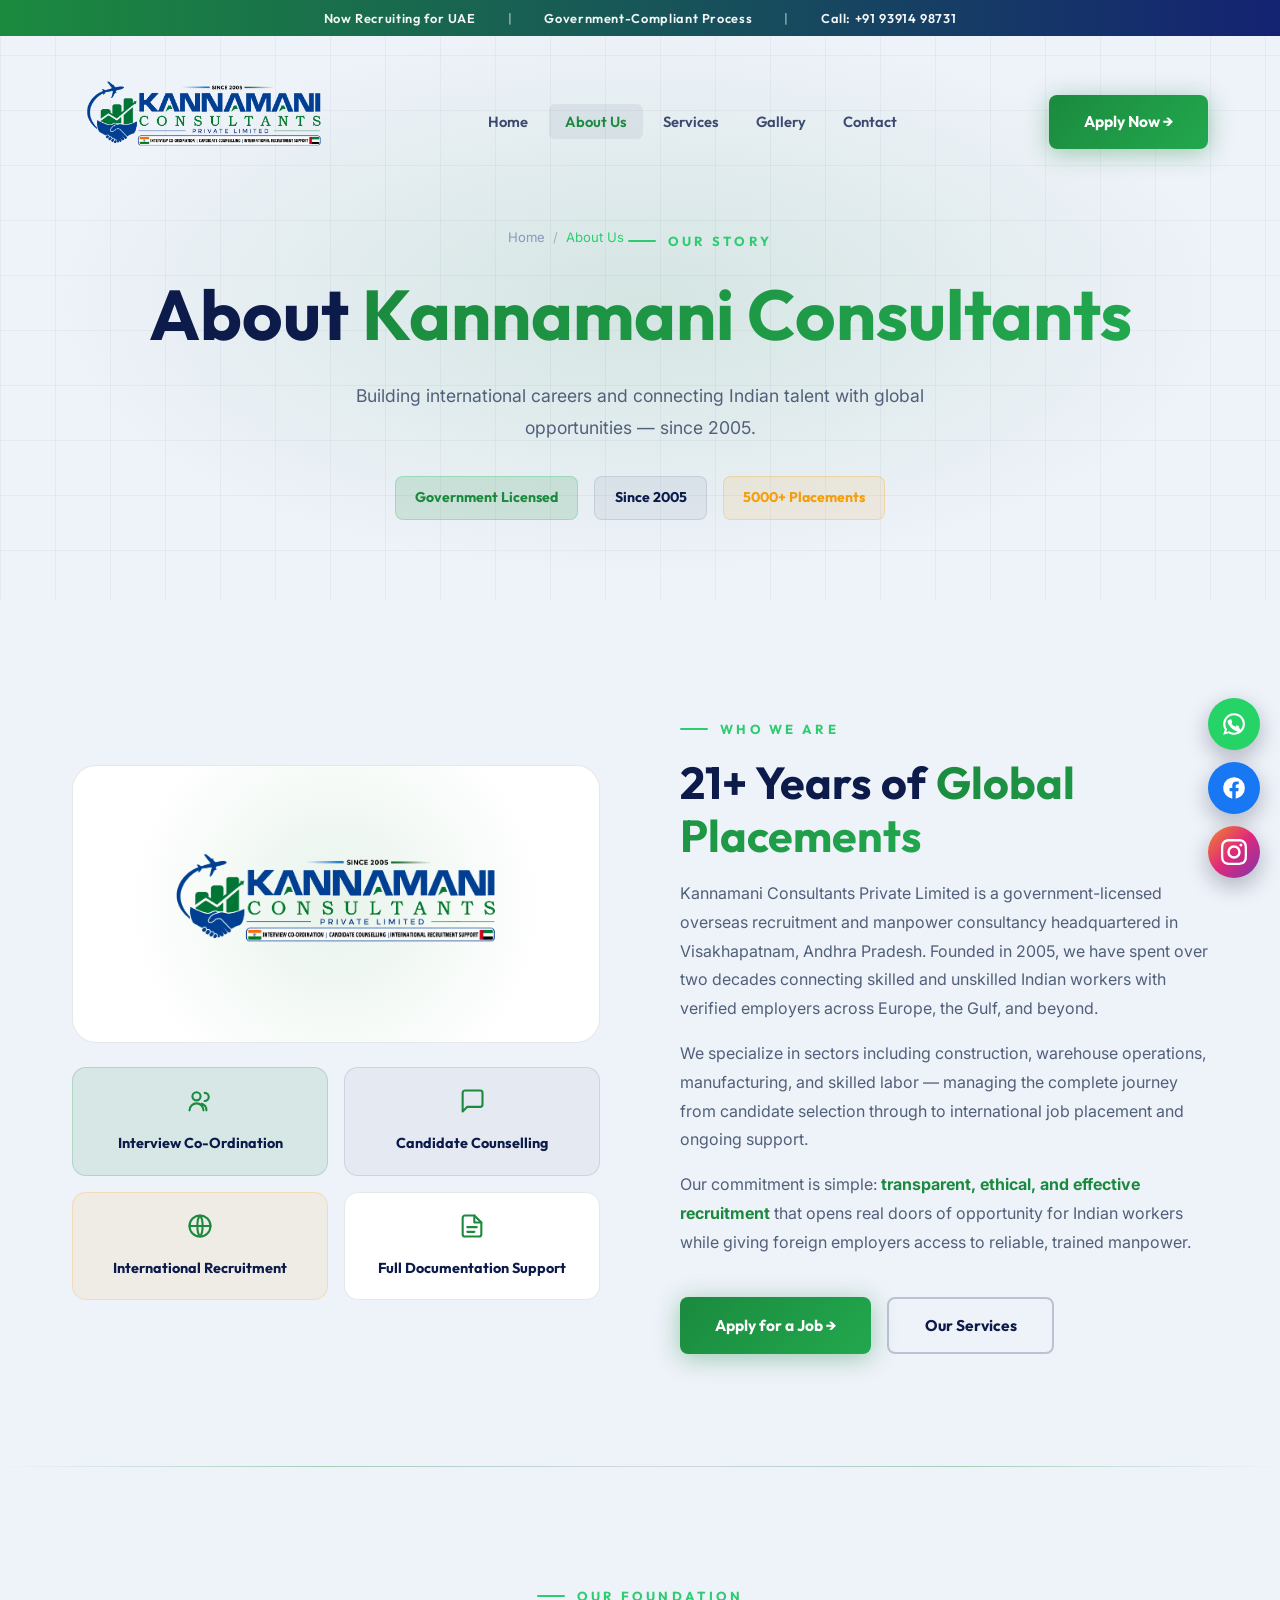
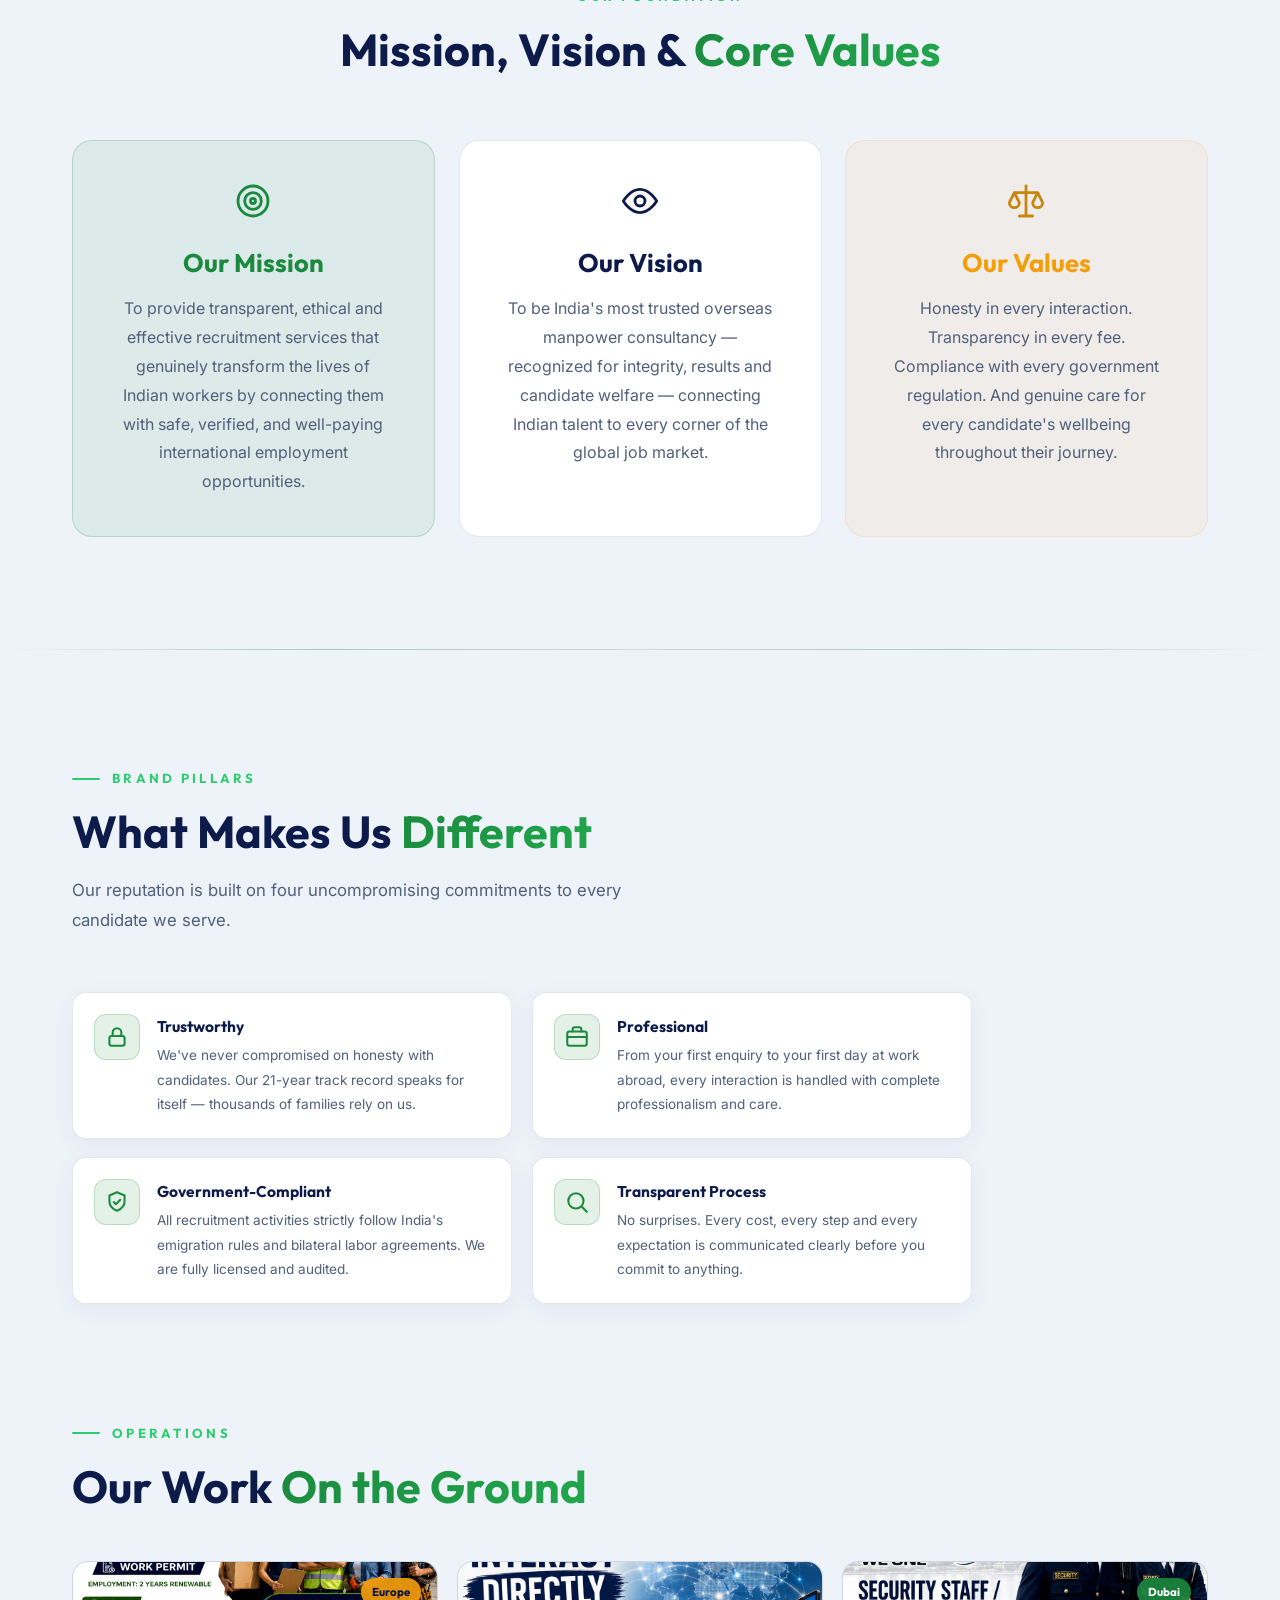
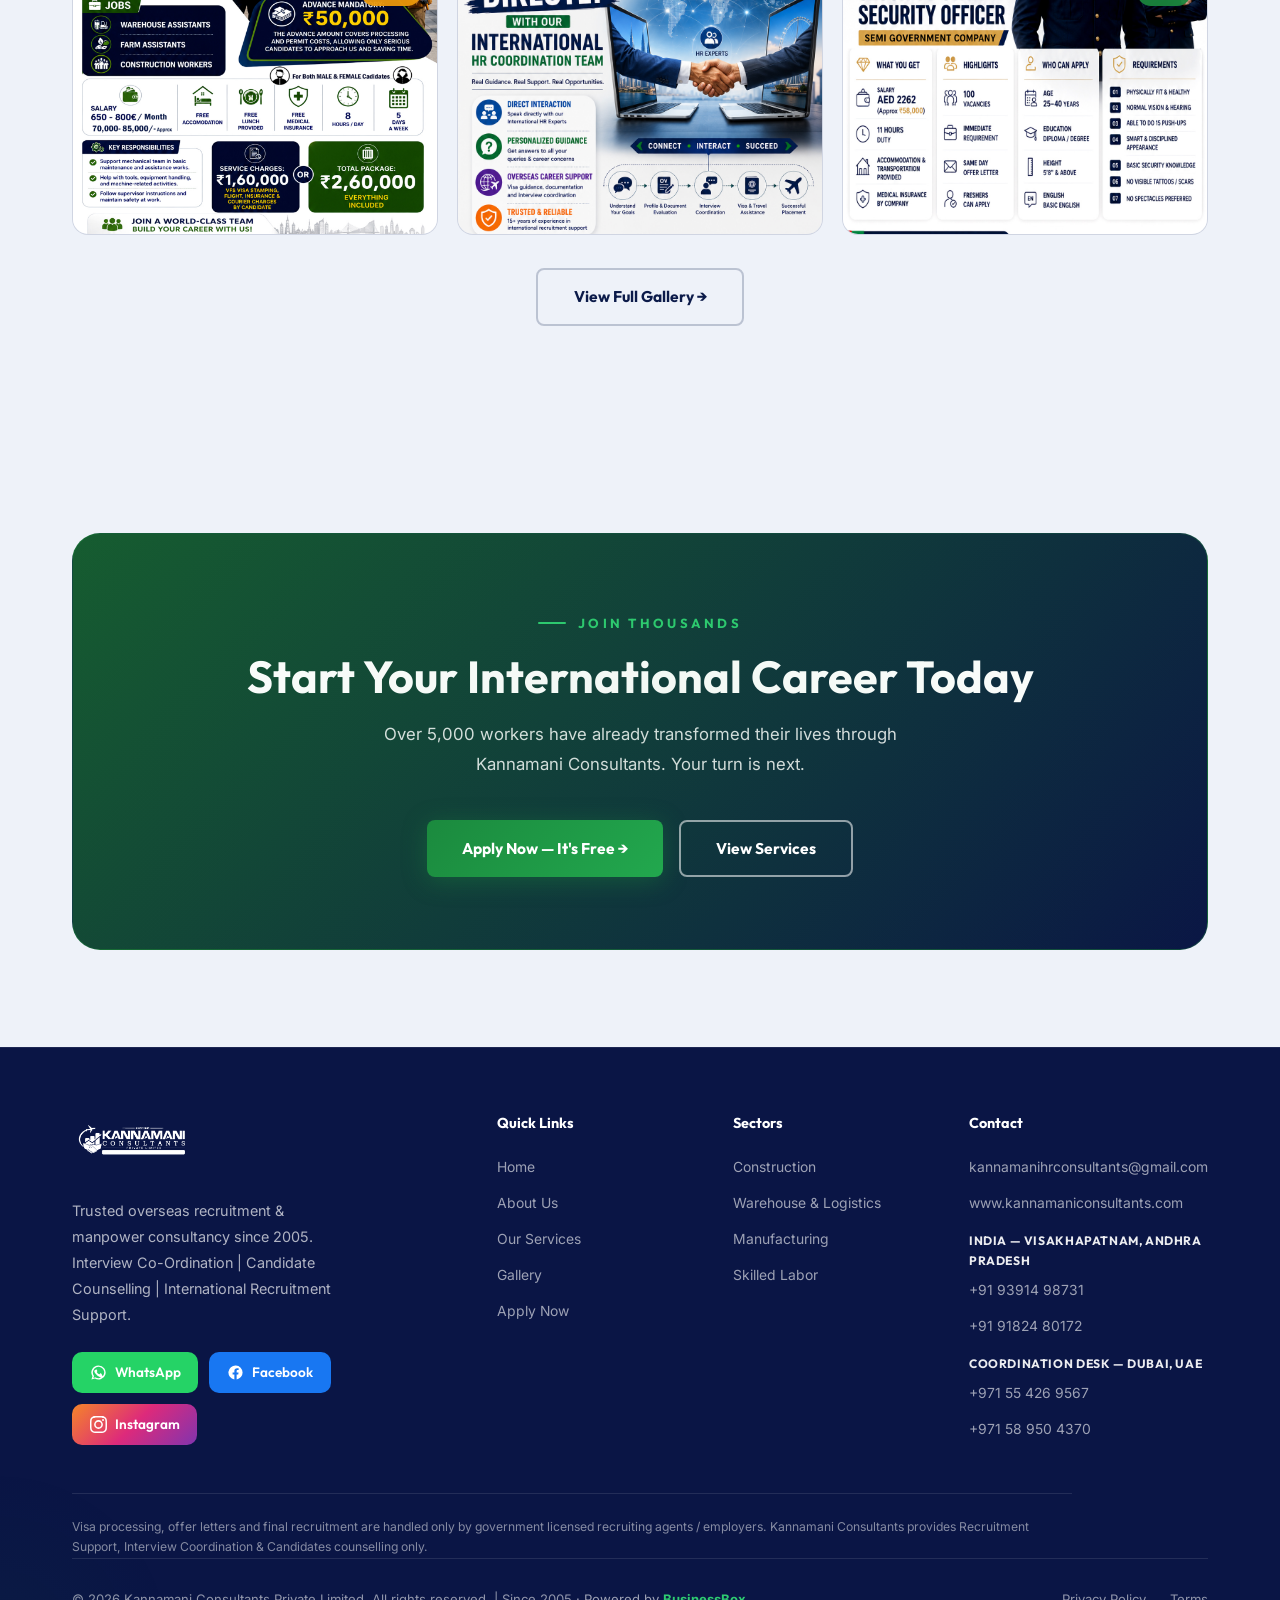
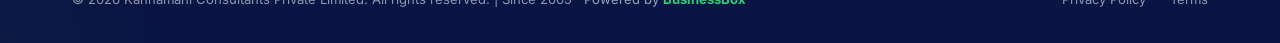
<file: about.html>
<!DOCTYPE html>
<html lang="en">
<head>
  <meta charset="UTF-8">
  <meta name="viewport" content="width=device-width, initial-scale=1.0">
  <title>About Us — Kannamani Consultants Pvt Ltd | Since 2005</title>
  <meta name="description" content="Kannamani Consultants Private Limited — 21+ years of trusted overseas recruitment. Learn about our mission, values and government-compliant process.">
  <meta name="keywords" content="about Kannamani Consultants, overseas recruitment agency, manpower consultancy Visakhapatnam, since 2005, government licensed recruiter">
  <meta name="author" content="Kannamani Consultants Private Limited">
  <meta name="robots" content="index, follow, max-image-preview:large">
  <meta name="theme-color" content="#0A1545">
  <link rel="canonical" href="https://kannamani.vercel.app/about.html">
  <link rel="icon" type="image/png" href="Icon.png">
  <meta property="og:type" content="website">
  <meta property="og:site_name" content="Kannamani Consultants Private Limited">
  <meta property="og:title" content="About Kannamani Consultants — 21+ Years of Overseas Recruitment">
  <meta property="og:description" content="Government-licensed overseas manpower consultancy since 2005, based in Visakhapatnam. Our mission, vision and values.">
  <meta property="og:url" content="https://kannamani.vercel.app/about.html">
  <meta property="og:image" content="https://kannamani.vercel.app/Kannamani%20logo.png">
  <meta name="twitter:card" content="summary_large_image">
  <meta name="twitter:title" content="About Kannamani Consultants">
  <meta name="twitter:description" content="21+ years connecting Indian talent with verified overseas employers.">
  <meta name="twitter:image" content="https://kannamani.vercel.app/Kannamani%20logo.png">
  <script>try{if(sessionStorage.getItem('kc_seen'))document.documentElement.classList.add('skip-loader');}catch(e){}</script>
  <link rel="stylesheet" href="css/style.css">
  <script type="application/ld+json">
  {"@context":"https://schema.org","@type":"BreadcrumbList","itemListElement":[
    {"@type":"ListItem","position":1,"name":"Home","item":"https://kannamani.vercel.app/index.html"},
    {"@type":"ListItem","position":2,"name":"About Us","item":"https://kannamani.vercel.app/about.html"}]}
  </script>
</head>
<body>

  <div id="loader">
    <div class="loader-content">
      <div class="loader-logo-wrap"><img src="Kannamani logo.png" alt="Kannamani Consultants"></div>
      <div class="loader-bar"><div class="loader-progress"></div></div>
    </div>
  </div>

  <div class="top-bar">
    <span>Now Recruiting for UAE</span>
    <span class="sep">|</span>
    <span>Government-Compliant Process</span>
    <span class="sep">|</span>
    <span>Call: +91 93914 98731</span>
  </div>

  <nav class="navbar">
    <div class="container">
      <div class="nav-inner">
        <a href="index.html" class="nav-logo"><img src="Kannamani logo.png" alt="Kannamani Consultants"></a>
        <ul class="nav-links">
          <li><a href="index.html">Home</a></li>
          <li><a href="about.html">About Us</a></li>
          <li><a href="services.html">Services</a></li>
          <li><a href="gallery.html">Gallery</a></li>
          <li><a href="contact.html">Contact</a></li>
        </ul>
        <div class="nav-cta">
          <a href="contact.html" class="btn btn-primary" id="nav-apply-btn">Apply Now →</a>
        </div>
        <div class="hamburger" id="hamburger"><span></span><span></span><span></span></div>
      </div>
    </div>
  </nav>

  <!-- PAGE HERO -->
  <section class="page-hero">
    <div class="page-hero-bg"></div>
    <div class="page-hero-grid"></div>
    <div class="container">
      <div class="page-hero-content">
        <div class="breadcrumb">
          <a href="index.html">Home</a><span class="sep">/</span><span class="cur">About Us</span>
        </div>
        <div class="section-label" style="justify-content:center;">Our Story</div>
        <h1>About <span style="background:linear-gradient(135deg,#1B8A3E,#22A84E);-webkit-background-clip:text;-webkit-text-fill-color:transparent;background-clip:text;">Kannamani Consultants</span></h1>
        <p style="max-width:650px;margin:1.5rem auto 0;font-size:1.1rem;">Building international careers and connecting Indian talent with global opportunities — since 2005.</p>
        <div style="margin-top:2rem;display:flex;align-items:center;justify-content:center;gap:1rem;flex-wrap:wrap;">
          <div style="background:rgba(27,138,62,0.15);border:1px solid rgba(46,204,113,0.3);border-radius:8px;padding:0.6rem 1.2rem;font-family:var(--font-heading);font-weight:700;font-size:0.88rem;color:var(--green);">
            Government Licensed
          </div>
          <div style="background:rgba(12,27,74,0.05);border:1px solid var(--line);border-radius:8px;padding:0.6rem 1.2rem;font-family:var(--font-heading);font-weight:700;font-size:0.88rem;color:var(--ink);">
            Since 2005
          </div>
          <div style="background:rgba(245,158,11,0.1);border:1px solid rgba(245,158,11,0.25);border-radius:8px;padding:0.6rem 1.2rem;font-family:var(--font-heading);font-weight:700;font-size:0.88rem;color:var(--gold);">
            5000+ Placements
          </div>
        </div>
      </div>
    </div>
  </section>

  <!-- ABOUT MAIN -->
  <section class="section">
    <div class="container">
      <div style="display:grid;grid-template-columns:1fr 1fr;gap:5rem;align-items:center;">

        <div class="reveal">
          <!-- Company logo large display -->
          <div style="background:var(--surface);border:1px solid var(--line);border-radius:24px;padding:3rem;display:flex;align-items:center;justify-content:center;margin-bottom:1.5rem;position:relative;overflow:hidden;">
            <div style="position:absolute;inset:0;background:radial-gradient(circle at center,rgba(27,138,62,0.1),transparent 70%);"></div>
            <img src="Kannamani logo.png" alt="Kannamani Consultants" style="max-width:360px;width:100%;position:relative;z-index:1;">
          </div>
          <!-- Key Pillars -->
          <div style="display:grid;grid-template-columns:1fr 1fr;gap:1rem;">
            <div style="background:rgba(27,138,62,0.1);border:1px solid rgba(27,138,62,0.2);border-radius:14px;padding:1.2rem;text-align:center;">
              <div style="margin-bottom:0.6rem;"><svg viewBox="0 0 24 24" width="28" height="28" fill="none" stroke="#1B8A3E" stroke-width="1.8" stroke-linecap="round" stroke-linejoin="round"><circle cx="9" cy="8" r="3.5"/><path d="M3 20a6 6 0 0 1 12 0M16 5a3.5 3.5 0 0 1 0 7M17.5 20a6 6 0 0 0-4-5.7"/></svg></div>
              <div style="font-family:var(--font-heading);font-weight:700;font-size:0.9rem;color:var(--ink);">Interview Co-Ordination</div>
            </div>
            <div style="background:rgba(12,27,74,0.04);border:1px solid var(--line);border-radius:14px;padding:1.2rem;text-align:center;">
              <div style="margin-bottom:0.6rem;"><svg viewBox="0 0 24 24" width="28" height="28" fill="none" stroke="#1B8A3E" stroke-width="1.8" stroke-linecap="round" stroke-linejoin="round"><path d="M21 15a2 2 0 0 1-2 2H8l-4 4V5a2 2 0 0 1 2-2h13a2 2 0 0 1 2 2z"/></svg></div>
              <div style="font-family:var(--font-heading);font-weight:700;font-size:0.9rem;color:var(--ink);">Candidate Counselling</div>
            </div>
            <div style="background:rgba(245,158,11,0.08);border:1px solid rgba(245,158,11,0.2);border-radius:14px;padding:1.2rem;text-align:center;">
              <div style="margin-bottom:0.6rem;"><svg viewBox="0 0 24 24" width="28" height="28" fill="none" stroke="#1B8A3E" stroke-width="1.8" stroke-linecap="round" stroke-linejoin="round"><circle cx="12" cy="12" r="9"/><path d="M3 12h18M12 3c3 3 3 15 0 18M12 3c-3 3-3 15 0 18"/></svg></div>
              <div style="font-family:var(--font-heading);font-weight:700;font-size:0.9rem;color:var(--ink);">International Recruitment</div>
            </div>
            <div style="background:var(--surface);border:1px solid var(--line);border-radius:14px;padding:1.2rem;text-align:center;">
              <div style="margin-bottom:0.6rem;"><svg viewBox="0 0 24 24" width="28" height="28" fill="none" stroke="#1B8A3E" stroke-width="1.8" stroke-linecap="round" stroke-linejoin="round"><path d="M14 3H6a2 2 0 0 0-2 2v14a2 2 0 0 0 2 2h12a2 2 0 0 0 2-2V9z"/><path d="M14 3v6h6M8 13h8M8 17h6"/></svg></div>
              <div style="font-family:var(--font-heading);font-weight:700;font-size:0.9rem;color:var(--ink);">Full Documentation Support</div>
            </div>
          </div>
        </div>

        <div class="reveal reveal-delay-1">
          <div class="section-label">Who We Are</div>
          <h2 class="section-title">21+ Years of <span class="highlight">Global Placements</span></h2>
          <p>Kannamani Consultants Private Limited is a government-licensed overseas recruitment and manpower consultancy headquartered in Visakhapatnam, Andhra Pradesh. Founded in 2005, we have spent over two decades connecting skilled and unskilled Indian workers with verified employers across Europe, the Gulf, and beyond.</p>
          <p style="margin-top:1rem;">We specialize in sectors including construction, warehouse operations, manufacturing, and skilled labor — managing the complete journey from candidate selection through to international job placement and ongoing support.</p>
          <p style="margin-top:1rem;">Our commitment is simple: <strong style="color:var(--green);">transparent, ethical, and effective recruitment</strong> that opens real doors of opportunity for Indian workers while giving foreign employers access to reliable, trained manpower.</p>

          <div style="margin-top:2.5rem;display:flex;gap:1rem;">
            <a href="contact.html" class="btn btn-primary" id="about-apply-btn">Apply for a Job →</a>
            <a href="services.html" class="btn btn-outline" id="about-services-btn">Our Services</a>
          </div>
        </div>

      </div>
    </div>
  </section>

  <div class="gradient-divider"></div>

  <!-- MISSION & VISION -->
  <section class="section">
    <div class="container">
      <div style="text-align:center;margin-bottom:4rem;" class="reveal">
        <div class="section-label" style="justify-content:center;">Our Foundation</div>
        <h2 class="section-title">Mission, Vision & <span class="highlight">Core Values</span></h2>
      </div>
      <div style="display:grid;grid-template-columns:repeat(3,1fr);gap:1.5rem;">

        <div style="background:rgba(27,138,62,0.08);border:1px solid rgba(27,138,62,0.2);border-radius:20px;padding:2.5rem;text-align:center;" class="reveal reveal-delay-1">
          <div style="margin-bottom:1.2rem;"><svg viewBox="0 0 24 24" width="40" height="40" fill="none" stroke="#1B8A3E" stroke-width="1.7" stroke-linecap="round" stroke-linejoin="round"><circle cx="12" cy="12" r="9"/><circle cx="12" cy="12" r="5"/><circle cx="12" cy="12" r="1.5"/></svg></div>
          <h3 style="color:var(--green);margin-bottom:1rem;">Our Mission</h3>
          <p>To provide transparent, ethical and effective recruitment services that genuinely transform the lives of Indian workers by connecting them with safe, verified, and well-paying international employment opportunities.</p>
        </div>

        <div style="background:var(--surface);border:1px solid var(--line);border-radius:20px;padding:2.5rem;text-align:center;" class="reveal reveal-delay-2">
          <div style="margin-bottom:1.2rem;"><svg viewBox="0 0 24 24" width="40" height="40" fill="none" stroke="#0C1B4A" stroke-width="1.7" stroke-linecap="round" stroke-linejoin="round"><path d="M2 12s4-7 10-7 10 7 10 7-4 7-10 7-10-7-10-7z"/><circle cx="12" cy="12" r="3"/></svg></div>
          <h3 style="color:var(--ink);margin-bottom:1rem;">Our Vision</h3>
          <p>To be India's most trusted overseas manpower consultancy — recognized for integrity, results and candidate welfare — connecting Indian talent to every corner of the global job market.</p>
        </div>

        <div style="background:rgba(245,158,11,0.06);border:1px solid rgba(245,158,11,0.15);border-radius:20px;padding:2.5rem;text-align:center;" class="reveal reveal-delay-3">
          <div style="margin-bottom:1.2rem;"><svg viewBox="0 0 24 24" width="40" height="40" fill="none" stroke="#C8860D" stroke-width="1.7" stroke-linecap="round" stroke-linejoin="round"><path d="M12 3v18M5 7h14M5 7l-3 6a3 3 0 0 0 6 0zM19 7l3 6a3 3 0 0 1-6 0zM8 21h8"/></svg></div>
          <h3 style="color:var(--gold);margin-bottom:1rem;">Our Values</h3>
          <p>Honesty in every interaction. Transparency in every fee. Compliance with every government regulation. And genuine care for every candidate's wellbeing throughout their journey.</p>
        </div>

      </div>
    </div>
  </section>

  <div class="gradient-divider"></div>

  <!-- TEAM / BRAND POSITIONING -->
  <section class="section">
    <div class="container">
      <div class="section-label">Brand Pillars</div>
      <h2 class="section-title reveal">What Makes Us <span class="highlight">Different</span></h2>
      <p class="section-subtitle reveal reveal-delay-1">Our reputation is built on four uncompromising commitments to every candidate we serve.</p>

      <div style="display:grid;grid-template-columns:repeat(2,1fr);gap:1.2rem;max-width:900px;">
        <div class="why-item reveal reveal-delay-1">
          <div class="why-icon"><svg viewBox="0 0 24 24"><rect x="5" y="11" width="14" height="9" rx="2"/><path d="M8 11V8a4 4 0 0 1 8 0v3"/></svg></div>
          <div>
            <div class="why-item-title">Trustworthy</div>
            <p>We've never compromised on honesty with candidates. Our 21-year track record speaks for itself — thousands of families rely on us.</p>
          </div>
        </div>
        <div class="why-item reveal reveal-delay-2">
          <div class="why-icon"><svg viewBox="0 0 24 24"><rect x="3" y="7" width="18" height="13" rx="2"/><path d="M8 7V5a2 2 0 0 1 2-2h4a2 2 0 0 1 2 2v2M3 12h18"/></svg></div>
          <div>
            <div class="why-item-title">Professional</div>
            <p>From your first enquiry to your first day at work abroad, every interaction is handled with complete professionalism and care.</p>
          </div>
        </div>
        <div class="why-item reveal reveal-delay-3">
          <div class="why-icon"><svg viewBox="0 0 24 24"><path d="M12 3l7 3v5c0 4.5-3 7.5-7 9-4-1.5-7-4.5-7-9V6z"/><path d="M9 12l2 2 4-4"/></svg></div>
          <div>
            <div class="why-item-title">Government-Compliant</div>
            <p>All recruitment activities strictly follow India's emigration rules and bilateral labor agreements. We are fully licensed and audited.</p>
          </div>
        </div>
        <div class="why-item reveal reveal-delay-4">
          <div class="why-icon"><svg viewBox="0 0 24 24"><circle cx="11" cy="11" r="7"/><path d="M21 21l-4.3-4.3"/></svg></div>
          <div>
            <div class="why-item-title">Transparent Process</div>
            <p>No surprises. Every cost, every step and every expectation is communicated clearly before you commit to anything.</p>
          </div>
        </div>
      </div>
    </div>
  </section>

  <!-- OUR GALLERY PREVIEW -->
  <section class="section" style="padding-top:0;">
    <div class="container">
      <div class="section-label">Operations</div>
      <h2 class="section-title reveal">Our Work <span class="highlight">On the Ground</span></h2>
      <div class="gallery-grid" style="margin-top:3rem;">
        <div class="gallery-item reveal" data-category="europe">
          <img src="serebi an eurp 2.jpg" alt="Serbia Europe" loading="lazy">
          <div class="gal-badge hot">Europe</div>
          <div class="gallery-overlay">
            <div><span class="gal-title">Serbia Recruitment Campaign</span><span class="gal-sub">Europe Operations · 2025</span></div>
          </div>
        </div>
        <div class="gallery-item reveal reveal-delay-1" data-category="meetings">
          <img src="hr meet 2.jpg" alt="Team HR Meet" loading="lazy">
          <div class="gallery-overlay">
            <div><span class="gal-title">Candidate Counselling Session</span><span class="gal-sub">Interview Preparation</span></div>
          </div>
        </div>
        <div class="gallery-item reveal reveal-delay-2" data-category="gulf">
          <img src="dubai 3.jpg" alt="Dubai Business" loading="lazy">
          <div class="gal-badge">Dubai</div>
          <div class="gallery-overlay">
            <div><span class="gal-title">Gulf Business Development</span><span class="gal-sub">Employer Partnership · Dubai</span></div>
          </div>
        </div>
      </div>
      <div style="text-align:center;margin-top:2rem;" class="reveal">
        <a href="gallery.html" class="btn btn-outline" id="about-gallery-btn">View Full Gallery →</a>
      </div>
    </div>
  </section>

  <!-- CTA -->
  <section class="cta-section">
    <div class="container">
      <div class="cta-card reveal">
        <div class="section-label" style="justify-content:center;">Join Thousands</div>
        <h2>Start Your <span class="gold">International Career</span> Today</h2>
        <p>Over 5,000 workers have already transformed their lives through Kannamani Consultants. Your turn is next.</p>
        <div class="cta-btns">
          <a href="contact.html" class="btn btn-primary" id="about-cta-btn">Apply Now — It's Free →</a>
          <a href="services.html" class="btn btn-outline" id="about-cta-services">View Services</a>
        </div>
      </div>
    </div>
  </section>

  <footer>
    <div class="container">
      <div class="footer-inner">
        <div class="footer-brand">
          <div class="footer-logo"><img src="Kannamani logo.png" alt="Kannamani Consultants"></div>
          <p>Trusted overseas recruitment & manpower consultancy since 2005. Interview Co-Ordination | Candidate Counselling | International Recruitment Support.</p>
          <div class="footer-cta">
            <a href="https://wa.me/919391498731" target="_blank" rel="noopener noreferrer" class="fcta fcta-wa"><svg viewBox="0 0 24 24" fill="currentColor"><path d="M12 2a10 10 0 0 0-8.5 15.3L2 22l4.8-1.5A10 10 0 1 0 12 2zm0 18a8 8 0 0 1-4.1-1.1l-.3-.2-2.8.9.9-2.7-.2-.3A8 8 0 1 1 12 20zm4.4-6c-.2-.1-1.4-.7-1.6-.8s-.4-.1-.5.1-.6.8-.8 1-.3.2-.5.1a6.6 6.6 0 0 1-3.3-2.9c-.2-.4.2-.4.6-1.2.1-.2 0-.3 0-.5s-.5-1.3-.7-1.7-.4-.4-.5-.4h-.5a1 1 0 0 0-.7.3A3 3 0 0 0 6 9.5c0 1.8 1.3 3.5 1.5 3.7s2.6 4 6.3 5.3c1.6.6 1.8.4 2.2.4s1.4-.5 1.6-1.1.2-1 .1-1.1-.3-.2-.5-.3z"/></svg>WhatsApp</a>
            <a href="https://www.facebook.com/kannamaniinternationalconsultants" target="_blank" rel="noopener noreferrer" class="fcta fcta-fb"><svg viewBox="0 0 24 24" fill="currentColor"><path d="M22 12a10 10 0 1 0-11.6 9.9v-7H7.9V12h2.5V9.8c0-2.5 1.5-3.9 3.8-3.9 1.1 0 2.2.2 2.2.2v2.5h-1.2c-1.2 0-1.6.8-1.6 1.6V12h2.7l-.4 2.9h-2.3v7A10 10 0 0 0 22 12z"/></svg>Facebook</a>
            <a href="https://www.instagram.com/kannamani_consultants_pvt_ltd" target="_blank" rel="noopener noreferrer" class="fcta fcta-ig"><svg viewBox="0 0 24 24" fill="currentColor"><path d="M12 2.2c3.2 0 3.6 0 4.9.1 1.2.1 1.8.3 2.2.4.6.2 1 .5 1.4.9s.7.8.9 1.4c.1.4.3 1 .4 2.2.1 1.3.1 1.7.1 4.9s0 3.6-.1 4.9c-.1 1.2-.3 1.8-.4 2.2-.2.6-.5 1-.9 1.4s-.8.7-1.4.9c-.4.1-1 .3-2.2.4-1.3.1-1.7.1-4.9.1s-3.6 0-4.9-.1c-1.2-.1-1.8-.3-2.2-.4-.6-.2-1-.5-1.4-.9s-.7-.8-.9-1.4c-.1-.4-.3-1-.4-2.2-.1-1.3-.1-1.7-.1-4.9s0-3.6.1-4.9c.1-1.2.3-1.8.4-2.2.2-.6.5-1 .9-1.4s.8-.7 1.4-.9c.4-.1 1-.3 2.2-.4 1.3-.1 1.7-.1 4.9-.1zM12 0C8.7 0 8.3 0 7 .1 5.7.1 4.8.3 4.1.6c-.8.3-1.4.7-2.1 1.4S.9 3.3.6 4.1C.3 4.8.1 5.7.1 7 0 8.3 0 8.7 0 12s0 3.7.1 5c.1 1.3.3 2.2.5 2.9.3.8.7 1.4 1.4 2.1s1.3 1.1 2.1 1.4c.7.3 1.6.5 2.9.5 1.3.1 1.7.1 5 .1s3.7 0 5-.1c1.3-.1 2.2-.3 2.9-.5.8-.3 1.4-.7 2.1-1.4s1.1-1.3 1.4-2.1c.3-.7.5-1.6.5-2.9.1-1.3.1-1.7.1-5s0-3.7-.1-5c-.1-1.3-.3-2.2-.5-2.9-.3-.8-.7-1.4-1.4-2.1S20.7.9 19.9.6C19.2.3 18.3.1 17 .1 15.7 0 15.3 0 12 0z"/><path d="M12 5.8A6.2 6.2 0 1 0 18.2 12 6.2 6.2 0 0 0 12 5.8zm0 10.2A4 4 0 1 1 16 12a4 4 0 0 1-4 4z"/><circle cx="18.4" cy="5.6" r="1.4"/></svg>Instagram</a>
          </div>
        </div>
        <div>
          <div class="footer-heading">Quick Links</div>
          <ul class="footer-links">
            <li><a href="index.html">Home</a></li>
            <li><a href="about.html">About Us</a></li>
            <li><a href="services.html">Our Services</a></li>
            <li><a href="gallery.html">Gallery</a></li>
            <li><a href="contact.html">Apply Now</a></li>
          </ul>
        </div>
        <div>
          <div class="footer-heading">Sectors</div>
          <ul class="footer-links">
            <li><a href="services.html">Construction</a></li>
            <li><a href="services.html">Warehouse & Logistics</a></li>
            <li><a href="services.html">Manufacturing</a></li>
            <li><a href="services.html">Skilled Labor</a></li>
          </ul>
        </div>
        <div>
          <div class="footer-heading">Contact</div>
          <ul class="footer-links">
            <li><a href="mailto:kannamanihrconsultants@gmail.com">kannamanihrconsultants@gmail.com</a></li>
            <li><a href="https://www.kannamaniconsultants.com" target="_blank" rel="noopener noreferrer">www.kannamaniconsultants.com</a></li>
          </ul>
          <div class="footer-subheading">India — Visakhapatnam, Andhra Pradesh</div>
          <ul class="footer-links">
            <li><a href="tel:+919391498731">+91 93914 98731</a></li>
            <li><a href="tel:+919182480172">+91 91824 80172</a></li>
          </ul>
          <div class="footer-subheading">Coordination Desk — Dubai, UAE</div>
          <ul class="footer-links">
            <li><a href="tel:+971554269567">+971 55 426 9567</a></li>
            <li><a href="tel:+971589504370">+971 58 950 4370</a></li>
          </ul>
        </div>
      </div>
      <div class="footer-disclaimer">
        Visa processing, offer letters and final recruitment are handled only by government licensed recruiting agents / employers. Kannamani Consultants provides Recruitment Support, Interview Coordination &amp; Candidates counselling only.
      </div>
      <div class="footer-bottom">
        <p>© 2026 Kannamani Consultants Private Limited. All rights reserved. | Since 2005 <span class="powered-by">· Powered by <a href="https://www.businessbox.org.in/" target="_blank" rel="noopener noreferrer" class="bb-link"><b>BusinessBox</b></a></span></p>
        <div class="footer-bottom-links">
          <a href="#">Privacy Policy</a><a href="#">Terms</a>
        </div>
      </div>
    </div>
  </footer>

  <!-- Floating contact buttons -->
  <div class="float-cta" aria-label="Quick contact">
    <a href="https://wa.me/919391498731" target="_blank" rel="noopener noreferrer" class="float-btn fcta-wa" aria-label="WhatsApp"><svg viewBox="0 0 24 24" fill="currentColor"><path d="M12 2a10 10 0 0 0-8.5 15.3L2 22l4.8-1.5A10 10 0 1 0 12 2zm0 18a8 8 0 0 1-4.1-1.1l-.3-.2-2.8.9.9-2.7-.2-.3A8 8 0 1 1 12 20zm4.4-6c-.2-.1-1.4-.7-1.6-.8s-.4-.1-.5.1-.6.8-.8 1-.3.2-.5.1a6.6 6.6 0 0 1-3.3-2.9c-.2-.4.2-.4.6-1.2.1-.2 0-.3 0-.5s-.5-1.3-.7-1.7-.4-.4-.5-.4h-.5a1 1 0 0 0-.7.3A3 3 0 0 0 6 9.5c0 1.8 1.3 3.5 1.5 3.7s2.6 4 6.3 5.3c1.6.6 1.8.4 2.2.4s1.4-.5 1.6-1.1.2-1 .1-1.1-.3-.2-.5-.3z"/></svg></a>
    <a href="https://www.facebook.com/kannamaniinternationalconsultants" target="_blank" rel="noopener noreferrer" class="float-btn fcta-fb" aria-label="Facebook"><svg viewBox="0 0 24 24" fill="currentColor"><path d="M22 12a10 10 0 1 0-11.6 9.9v-7H7.9V12h2.5V9.8c0-2.5 1.5-3.9 3.8-3.9 1.1 0 2.2.2 2.2.2v2.5h-1.2c-1.2 0-1.6.8-1.6 1.6V12h2.7l-.4 2.9h-2.3v7A10 10 0 0 0 22 12z"/></svg></a>
    <a href="https://www.instagram.com/kannamani_consultants_pvt_ltd" target="_blank" rel="noopener noreferrer" class="float-btn fcta-ig" aria-label="Instagram"><svg viewBox="0 0 24 24" fill="currentColor"><path d="M12 2.2c3.2 0 3.6 0 4.9.1 1.2.1 1.8.3 2.2.4.6.2 1 .5 1.4.9s.7.8.9 1.4c.1.4.3 1 .4 2.2.1 1.3.1 1.7.1 4.9s0 3.6-.1 4.9c-.1 1.2-.3 1.8-.4 2.2-.2.6-.5 1-.9 1.4s-.8.7-1.4.9c-.4.1-1 .3-2.2.4-1.3.1-1.7.1-4.9.1s-3.6 0-4.9-.1c-1.2-.1-1.8-.3-2.2-.4-.6-.2-1-.5-1.4-.9s-.7-.8-.9-1.4c-.1-.4-.3-1-.4-2.2-.1-1.3-.1-1.7-.1-4.9s0-3.6.1-4.9c.1-1.2.3-1.8.4-2.2.2-.6.5-1 .9-1.4s.8-.7 1.4-.9c.4-.1 1-.3 2.2-.4 1.3-.1 1.7-.1 4.9-.1zM12 0C8.7 0 8.3 0 7 .1 5.7.1 4.8.3 4.1.6c-.8.3-1.4.7-2.1 1.4S.9 3.3.6 4.1C.3 4.8.1 5.7.1 7 0 8.3 0 8.7 0 12s0 3.7.1 5c.1 1.3.3 2.2.5 2.9.3.8.7 1.4 1.4 2.1s1.3 1.1 2.1 1.4c.7.3 1.6.5 2.9.5 1.3.1 1.7.1 5 .1s3.7 0 5-.1c1.3-.1 2.2-.3 2.9-.5.8-.3 1.4-.7 2.1-1.4s1.1-1.3 1.4-2.1c.3-.7.5-1.6.5-2.9.1-1.3.1-1.7.1-5s0-3.7-.1-5c-.1-1.3-.3-2.2-.5-2.9-.3-.8-.7-1.4-1.4-2.1S20.7.9 19.9.6C19.2.3 18.3.1 17 .1 15.7 0 15.3 0 12 0z"/><path d="M12 5.8A6.2 6.2 0 1 0 18.2 12 6.2 6.2 0 0 0 12 5.8zm0 10.2A4 4 0 1 1 16 12a4 4 0 0 1-4 4z"/><circle cx="18.4" cy="5.6" r="1.4"/></svg></a>
  </div>
  <script src="js/main.js"></script>
</body>
</html>
</file>
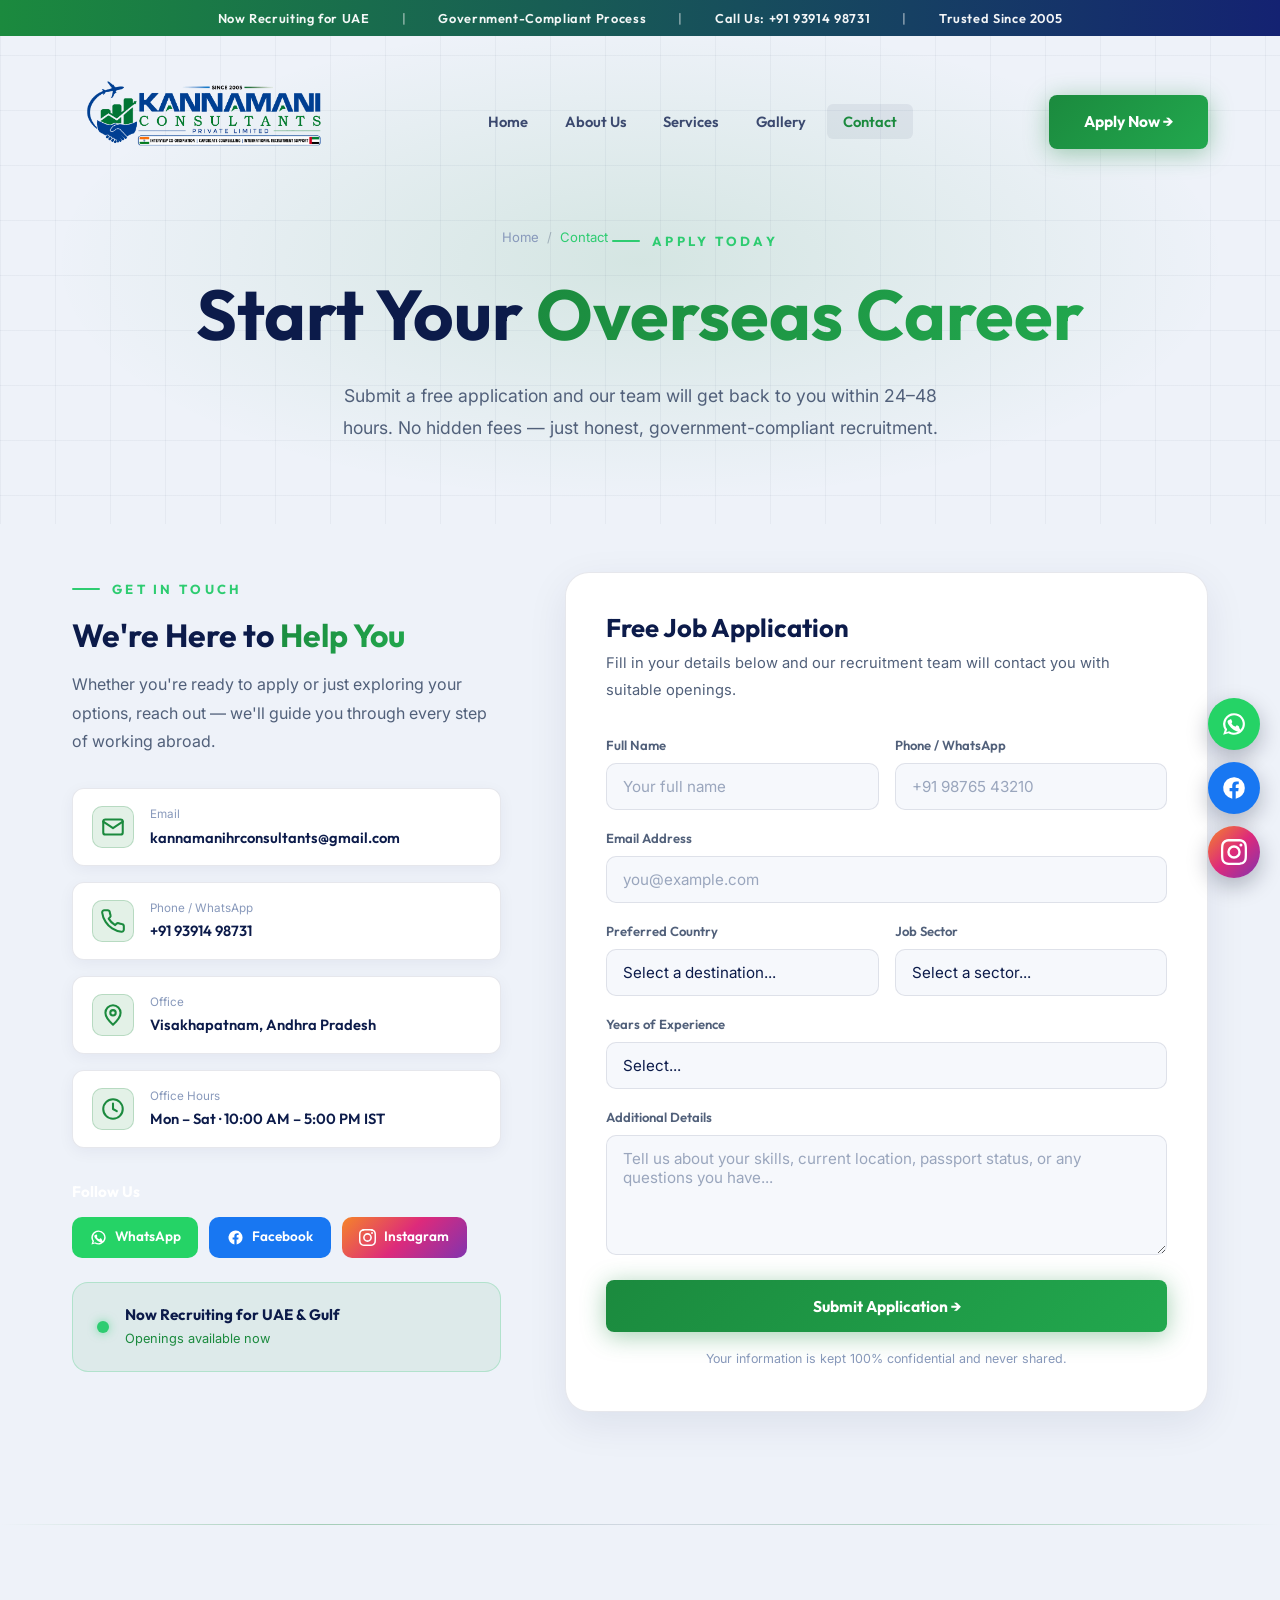
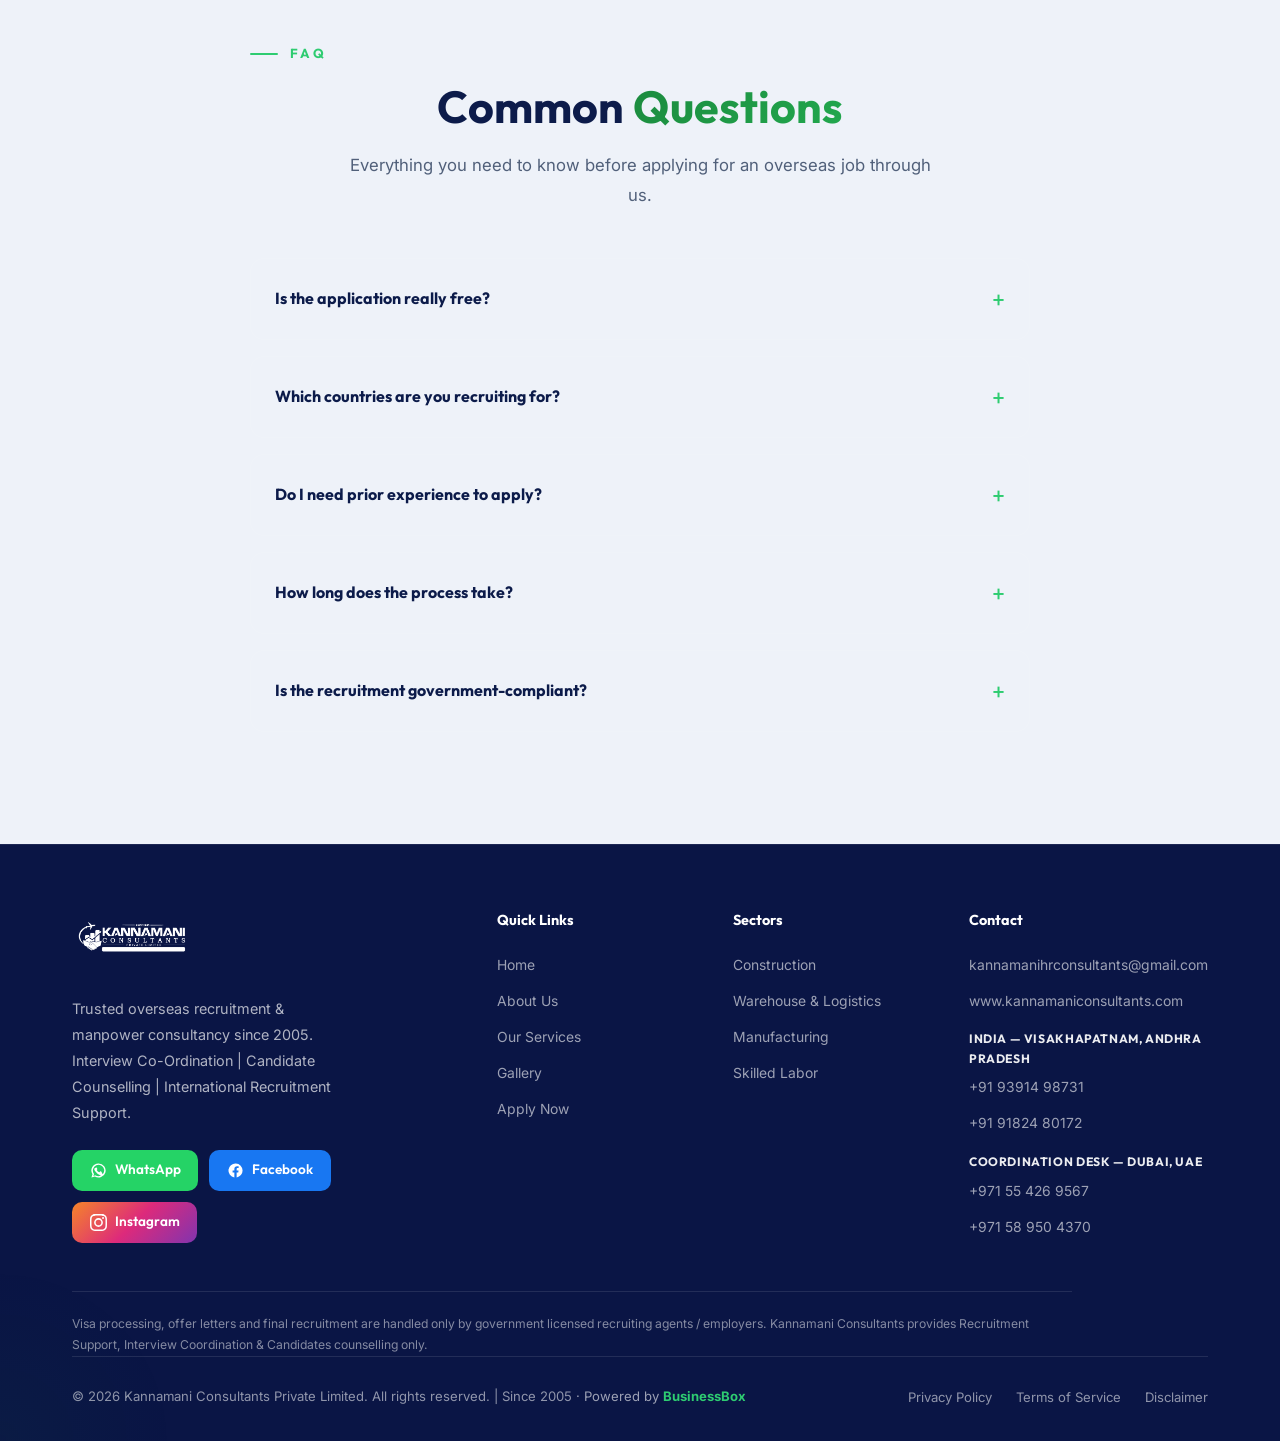
<file: contact.html>
<!DOCTYPE html>
<html lang="en">
<head>
  <meta charset="UTF-8">
  <meta name="viewport" content="width=device-width, initial-scale=1.0">
  <title>Contact & Apply — Kannamani Consultants Pvt Ltd | Overseas Jobs</title>
  <meta name="description" content="Apply for overseas jobs with Kannamani Consultants. Free application, government-compliant recruitment for UAE, Gulf & Europe. Construction, warehouse, manufacturing & skilled labor.">
  <meta name="keywords" content="apply overseas job, Kannamani contact, UAE Gulf jobs application, free job application, recruitment Visakhapatnam, work abroad from India">
  <meta name="author" content="Kannamani Consultants Private Limited">
  <meta name="robots" content="index, follow, max-image-preview:large">
  <meta name="theme-color" content="#0A1545">
  <link rel="canonical" href="https://kannamani.vercel.app/contact.html">
  <link rel="icon" type="image/png" href="Icon.png">
  <meta property="og:type" content="website">
  <meta property="og:site_name" content="Kannamani Consultants Private Limited">
  <meta property="og:title" content="Contact & Apply — Kannamani Consultants">
  <meta property="og:description" content="Apply free for overseas jobs in UAE, Gulf & Europe. Government-compliant recruitment. Call +91 93914 98731.">
  <meta property="og:url" content="https://kannamani.vercel.app/contact.html">
  <meta property="og:image" content="https://kannamani.vercel.app/Kannamani%20logo.png">
  <meta name="twitter:card" content="summary_large_image">
  <meta name="twitter:title" content="Contact & Apply — Kannamani Consultants">
  <meta name="twitter:description" content="Submit a free overseas job application today.">
  <meta name="twitter:image" content="https://kannamani.vercel.app/Kannamani%20logo.png">
  <script>try{if(sessionStorage.getItem('kc_seen'))document.documentElement.classList.add('skip-loader');}catch(e){}</script>
  <link rel="stylesheet" href="css/style.css">
  <script type="application/ld+json">
  {"@context":"https://schema.org","@type":"FAQPage","mainEntity":[
    {"@type":"Question","name":"Is the application really free?","acceptedAnswer":{"@type":"Answer","text":"Yes. Submitting your application and our initial assessment are completely free. We maintain a transparent, upfront fee structure for documentation and processing with no hidden charges."}},
    {"@type":"Question","name":"Which countries are you recruiting for?","acceptedAnswer":{"@type":"Answer","text":"We place workers across the Gulf including UAE, Oman, Saudi Arabia and Qatar, and Europe including Serbia. Openings vary by season and sector."}},
    {"@type":"Question","name":"Do I need prior experience to apply?","acceptedAnswer":{"@type":"Answer","text":"Not always. Skilled roles require relevant trade experience, but we also place general and unskilled workers in housekeeping, warehouse and helper positions."}},
    {"@type":"Question","name":"How long does the process take?","acceptedAnswer":{"@type":"Answer","text":"Typically candidates move from application to departure within 2 to 6 months, depending on country, sector and document readiness."}},
    {"@type":"Question","name":"Is the recruitment government-compliant?","acceptedAnswer":{"@type":"Answer","text":"Yes. All recruitment activities follow India's emigration regulations and bilateral labor agreements. Every placement is fully legal and documented."}}
  ]}
  </script>
</head>
<body>

  <!-- LOADER -->
  <div id="loader">
    <div class="loader-content">
      <div class="loader-logo-wrap"><img src="Kannamani logo.png" alt="Kannamani Consultants"></div>
      <div class="loader-bar"><div class="loader-progress"></div></div>
    </div>
  </div>

  <!-- TOP ANNOUNCEMENT BAR -->
  <div class="top-bar">
    <span>Now Recruiting for UAE</span>
    <span class="sep">|</span>
    <span>Government-Compliant Process</span>
    <span class="sep">|</span>
    <span>Call Us: +91 93914 98731</span>
    <span class="sep">|</span>
    <span>Trusted Since 2005</span>
  </div>

  <!-- NAVBAR -->
  <nav class="navbar">
    <div class="container">
      <div class="nav-inner">
        <a href="index.html" class="nav-logo"><img src="Kannamani logo.png" alt="Kannamani Consultants Private Limited"></a>
        <ul class="nav-links">
          <li><a href="index.html">Home</a></li>
          <li><a href="about.html">About Us</a></li>
          <li><a href="services.html">Services</a></li>
          <li><a href="gallery.html">Gallery</a></li>
          <li><a href="contact.html">Contact</a></li>
        </ul>
        <div class="nav-cta">
          <a href="contact.html" class="btn btn-primary" id="nav-apply-btn">Apply Now →</a>
        </div>
        <div class="hamburger" id="hamburger" aria-label="Open menu"><span></span><span></span><span></span></div>
      </div>
    </div>
  </nav>

  <!-- PAGE HERO -->
  <section class="page-hero">
    <div class="page-hero-bg"></div>
    <div class="page-hero-grid"></div>
    <div class="container">
      <div class="page-hero-content">
        <div class="breadcrumb">
          <a href="index.html">Home</a><span class="sep">/</span><span class="cur">Contact</span>
        </div>
        <div class="section-label" style="justify-content:center;">Apply Today</div>
        <h1>Start Your <span style="background:linear-gradient(135deg,#1B8A3E,#22A84E);-webkit-background-clip:text;-webkit-text-fill-color:transparent;background-clip:text;">Overseas Career</span></h1>
        <p style="max-width:620px;margin:1.5rem auto 0;font-size:1.1rem;">Submit a free application and our team will get back to you within 24–48 hours. No hidden fees — just honest, government-compliant recruitment.</p>
      </div>
    </div>
  </section>

  <!-- CONTACT SECTION -->
  <section class="section" style="padding-top:3rem;">
    <div class="container">
      <div class="contact-grid">

        <!-- Contact Info -->
        <div class="reveal">
          <div class="section-label">Get in Touch</div>
          <h2 class="section-title" style="font-size:clamp(1.6rem,2.5vw,2rem);">We're Here to <span class="highlight">Help You</span></h2>
          <p style="margin-bottom:2rem;">Whether you're ready to apply or just exploring your options, reach out — we'll guide you through every step of working abroad.</p>

          <div class="contact-info-list">
            <div class="ci">
              <div class="ci-icon"><svg viewBox="0 0 24 24"><rect x="3" y="5" width="18" height="14" rx="2"/><path d="m3 7 9 6 9-6"/></svg></div>
              <div>
                <div class="ci-label">Email</div>
                <div class="ci-val">kannamanihrconsultants@gmail.com</div>
              </div>
            </div>
            <div class="ci">
              <div class="ci-icon"><svg viewBox="0 0 24 24"><path d="M22 16.9v3a2 2 0 0 1-2.2 2 19.8 19.8 0 0 1-8.6-3.1 19.5 19.5 0 0 1-6-6A19.8 19.8 0 0 1 2 4.2 2 2 0 0 1 4 2h3a2 2 0 0 1 2 1.7 12.8 12.8 0 0 0 .7 2.8 2 2 0 0 1-.5 2.1L8 9.8a16 16 0 0 0 6 6l1.2-1.2a2 2 0 0 1 2.1-.5 12.8 12.8 0 0 0 2.8.7A2 2 0 0 1 22 16.9z"/></svg></div>
              <div>
                <div class="ci-label">Phone / WhatsApp</div>
                <div class="ci-val">+91 93914 98731</div>
              </div>
            </div>
            <div class="ci">
              <div class="ci-icon"><svg viewBox="0 0 24 24"><path d="M12 21s-7-6.3-7-11a7 7 0 0 1 14 0c0 4.7-7 11-7 11z"/><circle cx="12" cy="10" r="2.5"/></svg></div>
              <div>
                <div class="ci-label">Office</div>
                <div class="ci-val">Visakhapatnam, Andhra Pradesh</div>
              </div>
            </div>
            <div class="ci">
              <div class="ci-icon"><svg viewBox="0 0 24 24"><circle cx="12" cy="12" r="9"/><path d="M12 7v5l3.5 2"/></svg></div>
              <div>
                <div class="ci-label">Office Hours</div>
                <div class="ci-val">Mon – Sat · 10:00 AM – 5:00 PM IST</div>
              </div>
            </div>
          </div>

          <div style="margin-bottom:1.5rem;">
            <div style="font-family:var(--font-heading);font-weight:700;font-size:0.95rem;color:var(--white);margin-bottom:0.8rem;">Follow Us</div>
            <div class="footer-cta">
              <a href="https://wa.me/919391498731" target="_blank" rel="noopener noreferrer" class="fcta fcta-wa"><svg viewBox="0 0 24 24" fill="currentColor"><path d="M12 2a10 10 0 0 0-8.5 15.3L2 22l4.8-1.5A10 10 0 1 0 12 2zm0 18a8 8 0 0 1-4.1-1.1l-.3-.2-2.8.9.9-2.7-.2-.3A8 8 0 1 1 12 20zm4.4-6c-.2-.1-1.4-.7-1.6-.8s-.4-.1-.5.1-.6.8-.8 1-.3.2-.5.1a6.6 6.6 0 0 1-3.3-2.9c-.2-.4.2-.4.6-1.2.1-.2 0-.3 0-.5s-.5-1.3-.7-1.7-.4-.4-.5-.4h-.5a1 1 0 0 0-.7.3A3 3 0 0 0 6 9.5c0 1.8 1.3 3.5 1.5 3.7s2.6 4 6.3 5.3c1.6.6 1.8.4 2.2.4s1.4-.5 1.6-1.1.2-1 .1-1.1-.3-.2-.5-.3z"/></svg>WhatsApp</a>
              <a href="https://www.facebook.com/kannamaniinternationalconsultants" target="_blank" rel="noopener noreferrer" class="fcta fcta-fb"><svg viewBox="0 0 24 24" fill="currentColor"><path d="M22 12a10 10 0 1 0-11.6 9.9v-7H7.9V12h2.5V9.8c0-2.5 1.5-3.9 3.8-3.9 1.1 0 2.2.2 2.2.2v2.5h-1.2c-1.2 0-1.6.8-1.6 1.6V12h2.7l-.4 2.9h-2.3v7A10 10 0 0 0 22 12z"/></svg>Facebook</a>
              <a href="https://www.instagram.com/kannamani_consultants_pvt_ltd" target="_blank" rel="noopener noreferrer" class="fcta fcta-ig"><svg viewBox="0 0 24 24" fill="currentColor"><path d="M12 2.2c3.2 0 3.6 0 4.9.1 1.2.1 1.8.3 2.2.4.6.2 1 .5 1.4.9s.7.8.9 1.4c.1.4.3 1 .4 2.2.1 1.3.1 1.7.1 4.9s0 3.6-.1 4.9c-.1 1.2-.3 1.8-.4 2.2-.2.6-.5 1-.9 1.4s-.8.7-1.4.9c-.4.1-1 .3-2.2.4-1.3.1-1.7.1-4.9.1s-3.6 0-4.9-.1c-1.2-.1-1.8-.3-2.2-.4-.6-.2-1-.5-1.4-.9s-.7-.8-.9-1.4c-.1-.4-.3-1-.4-2.2-.1-1.3-.1-1.7-.1-4.9s0-3.6.1-4.9c.1-1.2.3-1.8.4-2.2.2-.6.5-1 .9-1.4s.8-.7 1.4-.9c.4-.1 1-.3 2.2-.4 1.3-.1 1.7-.1 4.9-.1zM12 0C8.7 0 8.3 0 7 .1 5.7.1 4.8.3 4.1.6c-.8.3-1.4.7-2.1 1.4S.9 3.3.6 4.1C.3 4.8.1 5.7.1 7 0 8.3 0 8.7 0 12s0 3.7.1 5c.1 1.3.3 2.2.5 2.9.3.8.7 1.4 1.4 2.1s1.3 1.1 2.1 1.4c.7.3 1.6.5 2.9.5 1.3.1 1.7.1 5 .1s3.7 0 5-.1c1.3-.1 2.2-.3 2.9-.5.8-.3 1.4-.7 2.1-1.4s1.1-1.3 1.4-2.1c.3-.7.5-1.6.5-2.9.1-1.3.1-1.7.1-5s0-3.7-.1-5c-.1-1.3-.3-2.2-.5-2.9-.3-.8-.7-1.4-1.4-2.1S20.7.9 19.9.6C19.2.3 18.3.1 17 .1 15.7 0 15.3 0 12 0z"/><path d="M12 5.8A6.2 6.2 0 1 0 18.2 12 6.2 6.2 0 0 0 12 5.8zm0 10.2A4 4 0 1 1 16 12a4 4 0 0 1-4 4z"/><circle cx="18.4" cy="5.6" r="1.4"/></svg>Instagram</a>
            </div>
          </div>

          <!-- Availability card -->
          <div style="background:rgba(27,138,62,0.08);border:1px solid rgba(46,204,113,0.25);border-radius:16px;padding:1.3rem 1.5rem;display:flex;align-items:center;gap:1rem;">
            <div style="width:12px;height:12px;border-radius:50%;background:var(--green-light);box-shadow:0 0 10px rgba(46,204,113,0.6);animation:pulse 2s infinite;flex-shrink:0;"></div>
            <div>
              <div style="font-family:var(--font-heading);font-weight:700;font-size:0.95rem;color:var(--ink);">Now Recruiting for UAE &amp; Gulf</div>
              <div style="font-size:0.8rem;color:var(--green);margin-top:0.1rem;">Openings available now</div>
            </div>
          </div>
        </div>

        <!-- Application Form -->
        <div class="form-wrap reveal reveal-delay-2">
          <h3>Free Job Application</h3>
          <p>Fill in your details below and our recruitment team will contact you with suitable openings.</p>
          <form id="contact-form" action="https://formsubmit.co/kannamanihrconsultants@gmail.com" method="POST" novalidate>
            <div class="form-row">
              <div class="form-group">
                <label for="first-name">Full Name</label>
                <input type="text" id="first-name" name="full_name" placeholder="Your full name" required>
              </div>
              <div class="form-group">
                <label for="phone">Phone / WhatsApp</label>
                <input type="tel" id="phone" name="phone" placeholder="+91 98765 43210" required>
              </div>
            </div>
            <div class="form-group">
              <label for="email">Email Address</label>
              <input type="email" id="email" name="email" placeholder="you@example.com">
            </div>
            <div class="form-row">
              <div class="form-group">
                <label for="country">Preferred Country</label>
                <select id="country" name="country">
                  <option value="">Select a destination...</option>
                  <option value="serbia">Serbia (Europe)</option>
                  <option value="other-europe">Other Europe</option>
                  <option value="oman">Oman (Gulf)</option>
                  <option value="uae">UAE (Gulf)</option>
                  <option value="saudi">Saudi Arabia</option>
                  <option value="qatar">Qatar</option>
                  <option value="any">Any / Not Sure</option>
                </select>
              </div>
              <div class="form-group">
                <label for="sector">Job Sector</label>
                <select id="sector" name="sector">
                  <option value="">Select a sector...</option>
                  <option value="construction">Construction</option>
                  <option value="warehouse">Warehouse & Logistics</option>
                  <option value="manufacturing">Manufacturing</option>
                  <option value="skilled">Skilled Labor</option>
                  <option value="general">General / Unskilled Labor</option>
                </select>
              </div>
            </div>
            <div class="form-group">
              <label for="experience">Years of Experience</label>
              <select id="experience" name="experience">
                <option value="">Select...</option>
                <option value="fresher">Fresher / No experience</option>
                <option value="1-3">1 – 3 years</option>
                <option value="3-5">3 – 5 years</option>
                <option value="5plus">5+ years</option>
              </select>
            </div>
            <div class="form-group">
              <label for="message">Additional Details</label>
              <textarea id="message" name="message" placeholder="Tell us about your skills, current location, passport status, or any questions you have..."></textarea>
            </div>
            <button type="submit" class="btn btn-primary submit-btn" id="submit-btn" style="width:100%;justify-content:center;padding:1rem;">
              Submit Application →
            </button>
            <p style="font-size:0.78rem;color:var(--text-muted);text-align:center;margin-top:1rem;">Your information is kept 100% confidential and never shared.</p>
          </form>
        </div>

      </div>
    </div>
  </section>

  <div class="gradient-divider"></div>

  <!-- FAQ SECTION -->
  <section class="section">
    <div class="container">
      <div style="max-width:780px;margin:0 auto;">
        <div class="section-label" style="justify-content:center;">FAQ</div>
        <h2 class="section-title reveal" style="text-align:center;">Common <span class="highlight">Questions</span></h2>
        <p class="section-subtitle reveal reveal-delay-1" style="text-align:center;margin:1rem auto 3rem;">Everything you need to know before applying for an overseas job through us.</p>

        <div style="display:flex;flex-direction:column;gap:1rem;">

          <div class="faq-item reveal reveal-delay-1">
            <div class="faq-q">Is the application really free? <span class="faq-icon">+</span></div>
            <div class="faq-a">Yes. Submitting your application and our initial assessment are completely free. We maintain a transparent, upfront fee structure for documentation and processing — with no hidden charges at any stage.</div>
          </div>

          <div class="faq-item reveal reveal-delay-2">
            <div class="faq-q">Which countries are you recruiting for? <span class="faq-icon">+</span></div>
            <div class="faq-a">We currently place workers across the Gulf — including UAE, Oman, Saudi Arabia and Qatar — and Europe, including Serbia. Openings vary by season and sector, so reach out for the latest live positions.</div>
          </div>

          <div class="faq-item reveal reveal-delay-3">
            <div class="faq-q">Do I need prior experience to apply? <span class="faq-icon">+</span></div>
            <div class="faq-a">Not always. While skilled roles require relevant trade experience, we also place general and unskilled workers in housekeeping, warehouse and helper positions — open to motivated candidates with no prior experience.</div>
          </div>

          <div class="faq-item reveal reveal-delay-4">
            <div class="faq-q">How long does the process take? <span class="faq-icon">+</span></div>
            <div class="faq-a">It depends on the country, sector and your document readiness. Typically, candidates move from application to departure within 2–6 months. Our team keeps you informed at every step — from interview to visa to travel.</div>
          </div>

          <div class="faq-item reveal reveal-delay-5">
            <div class="faq-q">Is the recruitment government-compliant? <span class="faq-icon">+</span></div>
            <div class="faq-a">Absolutely. All our recruitment activities strictly follow India's emigration regulations and bilateral labor agreements. We are a licensed consultancy and every placement is fully legal and documented.</div>
          </div>

        </div>
      </div>
    </div>
  </section>

  <!-- FOOTER -->
  <footer>
    <div class="container">
      <div class="footer-inner">
        <div class="footer-brand">
          <div class="footer-logo"><img src="Kannamani logo.png" alt="Kannamani Consultants"></div>
          <p>Trusted overseas recruitment & manpower consultancy since 2005. Interview Co-Ordination | Candidate Counselling | International Recruitment Support.</p>
          <div class="footer-cta">
            <a href="https://wa.me/919391498731" target="_blank" rel="noopener noreferrer" class="fcta fcta-wa"><svg viewBox="0 0 24 24" fill="currentColor"><path d="M12 2a10 10 0 0 0-8.5 15.3L2 22l4.8-1.5A10 10 0 1 0 12 2zm0 18a8 8 0 0 1-4.1-1.1l-.3-.2-2.8.9.9-2.7-.2-.3A8 8 0 1 1 12 20zm4.4-6c-.2-.1-1.4-.7-1.6-.8s-.4-.1-.5.1-.6.8-.8 1-.3.2-.5.1a6.6 6.6 0 0 1-3.3-2.9c-.2-.4.2-.4.6-1.2.1-.2 0-.3 0-.5s-.5-1.3-.7-1.7-.4-.4-.5-.4h-.5a1 1 0 0 0-.7.3A3 3 0 0 0 6 9.5c0 1.8 1.3 3.5 1.5 3.7s2.6 4 6.3 5.3c1.6.6 1.8.4 2.2.4s1.4-.5 1.6-1.1.2-1 .1-1.1-.3-.2-.5-.3z"/></svg>WhatsApp</a>
            <a href="https://www.facebook.com/kannamaniinternationalconsultants" target="_blank" rel="noopener noreferrer" class="fcta fcta-fb"><svg viewBox="0 0 24 24" fill="currentColor"><path d="M22 12a10 10 0 1 0-11.6 9.9v-7H7.9V12h2.5V9.8c0-2.5 1.5-3.9 3.8-3.9 1.1 0 2.2.2 2.2.2v2.5h-1.2c-1.2 0-1.6.8-1.6 1.6V12h2.7l-.4 2.9h-2.3v7A10 10 0 0 0 22 12z"/></svg>Facebook</a>
            <a href="https://www.instagram.com/kannamani_consultants_pvt_ltd" target="_blank" rel="noopener noreferrer" class="fcta fcta-ig"><svg viewBox="0 0 24 24" fill="currentColor"><path d="M12 2.2c3.2 0 3.6 0 4.9.1 1.2.1 1.8.3 2.2.4.6.2 1 .5 1.4.9s.7.8.9 1.4c.1.4.3 1 .4 2.2.1 1.3.1 1.7.1 4.9s0 3.6-.1 4.9c-.1 1.2-.3 1.8-.4 2.2-.2.6-.5 1-.9 1.4s-.8.7-1.4.9c-.4.1-1 .3-2.2.4-1.3.1-1.7.1-4.9.1s-3.6 0-4.9-.1c-1.2-.1-1.8-.3-2.2-.4-.6-.2-1-.5-1.4-.9s-.7-.8-.9-1.4c-.1-.4-.3-1-.4-2.2-.1-1.3-.1-1.7-.1-4.9s0-3.6.1-4.9c.1-1.2.3-1.8.4-2.2.2-.6.5-1 .9-1.4s.8-.7 1.4-.9c.4-.1 1-.3 2.2-.4 1.3-.1 1.7-.1 4.9-.1zM12 0C8.7 0 8.3 0 7 .1 5.7.1 4.8.3 4.1.6c-.8.3-1.4.7-2.1 1.4S.9 3.3.6 4.1C.3 4.8.1 5.7.1 7 0 8.3 0 8.7 0 12s0 3.7.1 5c.1 1.3.3 2.2.5 2.9.3.8.7 1.4 1.4 2.1s1.3 1.1 2.1 1.4c.7.3 1.6.5 2.9.5 1.3.1 1.7.1 5 .1s3.7 0 5-.1c1.3-.1 2.2-.3 2.9-.5.8-.3 1.4-.7 2.1-1.4s1.1-1.3 1.4-2.1c.3-.7.5-1.6.5-2.9.1-1.3.1-1.7.1-5s0-3.7-.1-5c-.1-1.3-.3-2.2-.5-2.9-.3-.8-.7-1.4-1.4-2.1S20.7.9 19.9.6C19.2.3 18.3.1 17 .1 15.7 0 15.3 0 12 0z"/><path d="M12 5.8A6.2 6.2 0 1 0 18.2 12 6.2 6.2 0 0 0 12 5.8zm0 10.2A4 4 0 1 1 16 12a4 4 0 0 1-4 4z"/><circle cx="18.4" cy="5.6" r="1.4"/></svg>Instagram</a>
          </div>
        </div>
        <div>
          <div class="footer-heading">Quick Links</div>
          <ul class="footer-links">
            <li><a href="index.html">Home</a></li>
            <li><a href="about.html">About Us</a></li>
            <li><a href="services.html">Our Services</a></li>
            <li><a href="gallery.html">Gallery</a></li>
            <li><a href="contact.html">Apply Now</a></li>
          </ul>
        </div>
        <div>
          <div class="footer-heading">Sectors</div>
          <ul class="footer-links">
            <li><a href="services.html#construction">Construction</a></li>
            <li><a href="services.html#warehouse">Warehouse & Logistics</a></li>
            <li><a href="services.html#manufacturing">Manufacturing</a></li>
            <li><a href="services.html#skilled">Skilled Labor</a></li>
          </ul>
        </div>
        <div>
          <div class="footer-heading">Contact</div>
          <ul class="footer-links">
            <li><a href="mailto:kannamanihrconsultants@gmail.com">kannamanihrconsultants@gmail.com</a></li>
            <li><a href="https://www.kannamaniconsultants.com" target="_blank" rel="noopener noreferrer">www.kannamaniconsultants.com</a></li>
          </ul>
          <div class="footer-subheading">India — Visakhapatnam, Andhra Pradesh</div>
          <ul class="footer-links">
            <li><a href="tel:+919391498731">+91 93914 98731</a></li>
            <li><a href="tel:+919182480172">+91 91824 80172</a></li>
          </ul>
          <div class="footer-subheading">Coordination Desk — Dubai, UAE</div>
          <ul class="footer-links">
            <li><a href="tel:+971554269567">+971 55 426 9567</a></li>
            <li><a href="tel:+971589504370">+971 58 950 4370</a></li>
          </ul>
        </div>
      </div>
      <div class="footer-disclaimer">
        Visa processing, offer letters and final recruitment are handled only by government licensed recruiting agents / employers. Kannamani Consultants provides Recruitment Support, Interview Coordination &amp; Candidates counselling only.
      </div>
      <div class="footer-bottom">
        <p>© 2026 Kannamani Consultants Private Limited. All rights reserved. | Since 2005 <span class="powered-by">· Powered by <a href="https://www.businessbox.org.in/" target="_blank" rel="noopener noreferrer" class="bb-link"><b>BusinessBox</b></a></span></p>
        <div class="footer-bottom-links">
          <a href="#">Privacy Policy</a>
          <a href="#">Terms of Service</a>
          <a href="#">Disclaimer</a>
        </div>
      </div>
    </div>
  </footer>

  <!-- Floating contact buttons -->
  <div class="float-cta" aria-label="Quick contact">
    <a href="https://wa.me/919391498731" target="_blank" rel="noopener noreferrer" class="float-btn fcta-wa" aria-label="WhatsApp"><svg viewBox="0 0 24 24" fill="currentColor"><path d="M12 2a10 10 0 0 0-8.5 15.3L2 22l4.8-1.5A10 10 0 1 0 12 2zm0 18a8 8 0 0 1-4.1-1.1l-.3-.2-2.8.9.9-2.7-.2-.3A8 8 0 1 1 12 20zm4.4-6c-.2-.1-1.4-.7-1.6-.8s-.4-.1-.5.1-.6.8-.8 1-.3.2-.5.1a6.6 6.6 0 0 1-3.3-2.9c-.2-.4.2-.4.6-1.2.1-.2 0-.3 0-.5s-.5-1.3-.7-1.7-.4-.4-.5-.4h-.5a1 1 0 0 0-.7.3A3 3 0 0 0 6 9.5c0 1.8 1.3 3.5 1.5 3.7s2.6 4 6.3 5.3c1.6.6 1.8.4 2.2.4s1.4-.5 1.6-1.1.2-1 .1-1.1-.3-.2-.5-.3z"/></svg></a>
    <a href="https://www.facebook.com/kannamaniinternationalconsultants" target="_blank" rel="noopener noreferrer" class="float-btn fcta-fb" aria-label="Facebook"><svg viewBox="0 0 24 24" fill="currentColor"><path d="M22 12a10 10 0 1 0-11.6 9.9v-7H7.9V12h2.5V9.8c0-2.5 1.5-3.9 3.8-3.9 1.1 0 2.2.2 2.2.2v2.5h-1.2c-1.2 0-1.6.8-1.6 1.6V12h2.7l-.4 2.9h-2.3v7A10 10 0 0 0 22 12z"/></svg></a>
    <a href="https://www.instagram.com/kannamani_consultants_pvt_ltd" target="_blank" rel="noopener noreferrer" class="float-btn fcta-ig" aria-label="Instagram"><svg viewBox="0 0 24 24" fill="currentColor"><path d="M12 2.2c3.2 0 3.6 0 4.9.1 1.2.1 1.8.3 2.2.4.6.2 1 .5 1.4.9s.7.8.9 1.4c.1.4.3 1 .4 2.2.1 1.3.1 1.7.1 4.9s0 3.6-.1 4.9c-.1 1.2-.3 1.8-.4 2.2-.2.6-.5 1-.9 1.4s-.8.7-1.4.9c-.4.1-1 .3-2.2.4-1.3.1-1.7.1-4.9.1s-3.6 0-4.9-.1c-1.2-.1-1.8-.3-2.2-.4-.6-.2-1-.5-1.4-.9s-.7-.8-.9-1.4c-.1-.4-.3-1-.4-2.2-.1-1.3-.1-1.7-.1-4.9s0-3.6.1-4.9c.1-1.2.3-1.8.4-2.2.2-.6.5-1 .9-1.4s.8-.7 1.4-.9c.4-.1 1-.3 2.2-.4 1.3-.1 1.7-.1 4.9-.1zM12 0C8.7 0 8.3 0 7 .1 5.7.1 4.8.3 4.1.6c-.8.3-1.4.7-2.1 1.4S.9 3.3.6 4.1C.3 4.8.1 5.7.1 7 0 8.3 0 8.7 0 12s0 3.7.1 5c.1 1.3.3 2.2.5 2.9.3.8.7 1.4 1.4 2.1s1.3 1.1 2.1 1.4c.7.3 1.6.5 2.9.5 1.3.1 1.7.1 5 .1s3.7 0 5-.1c1.3-.1 2.2-.3 2.9-.5.8-.3 1.4-.7 2.1-1.4s1.1-1.3 1.4-2.1c.3-.7.5-1.6.5-2.9.1-1.3.1-1.7.1-5s0-3.7-.1-5c-.1-1.3-.3-2.2-.5-2.9-.3-.8-.7-1.4-1.4-2.1S20.7.9 19.9.6C19.2.3 18.3.1 17 .1 15.7 0 15.3 0 12 0z"/><path d="M12 5.8A6.2 6.2 0 1 0 18.2 12 6.2 6.2 0 0 0 12 5.8zm0 10.2A4 4 0 1 1 16 12a4 4 0 0 1-4 4z"/><circle cx="18.4" cy="5.6" r="1.4"/></svg></a>
  </div>
  <script src="js/main.js"></script>
</body>
</html>
</file>
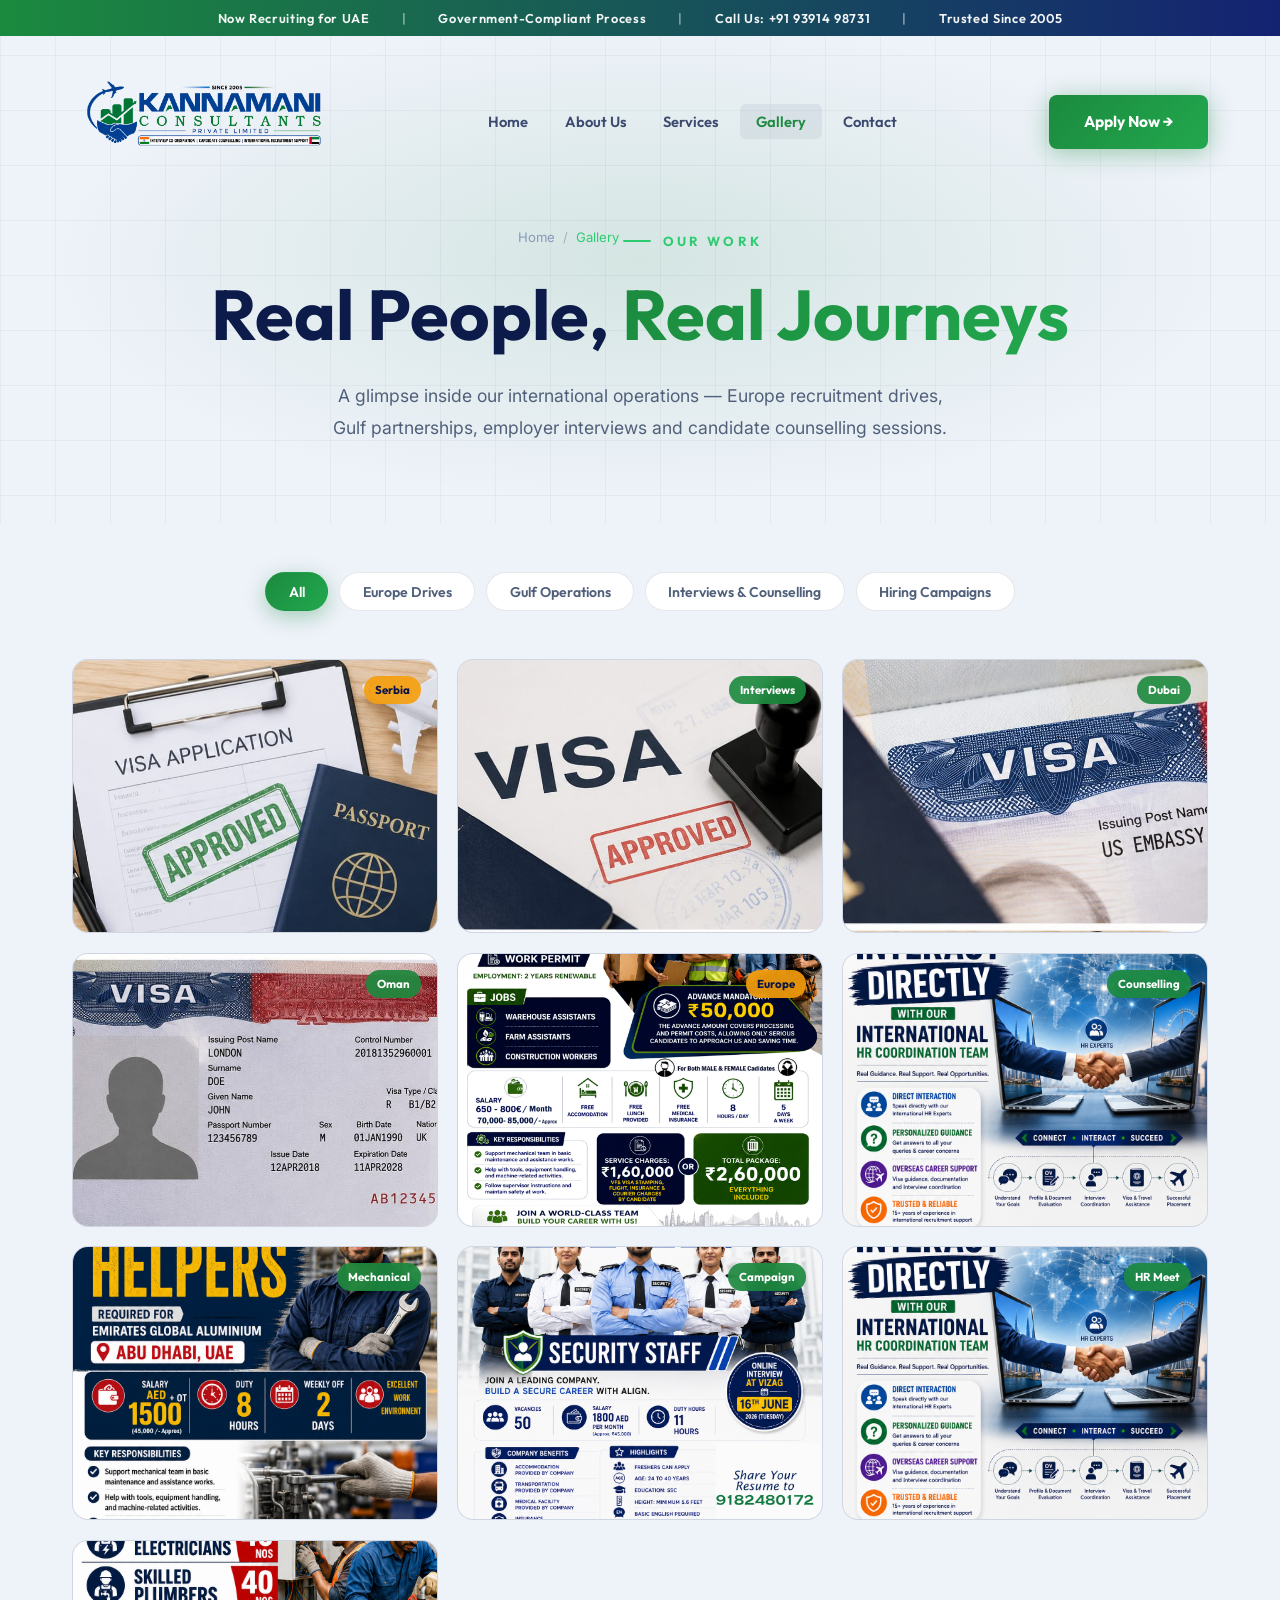
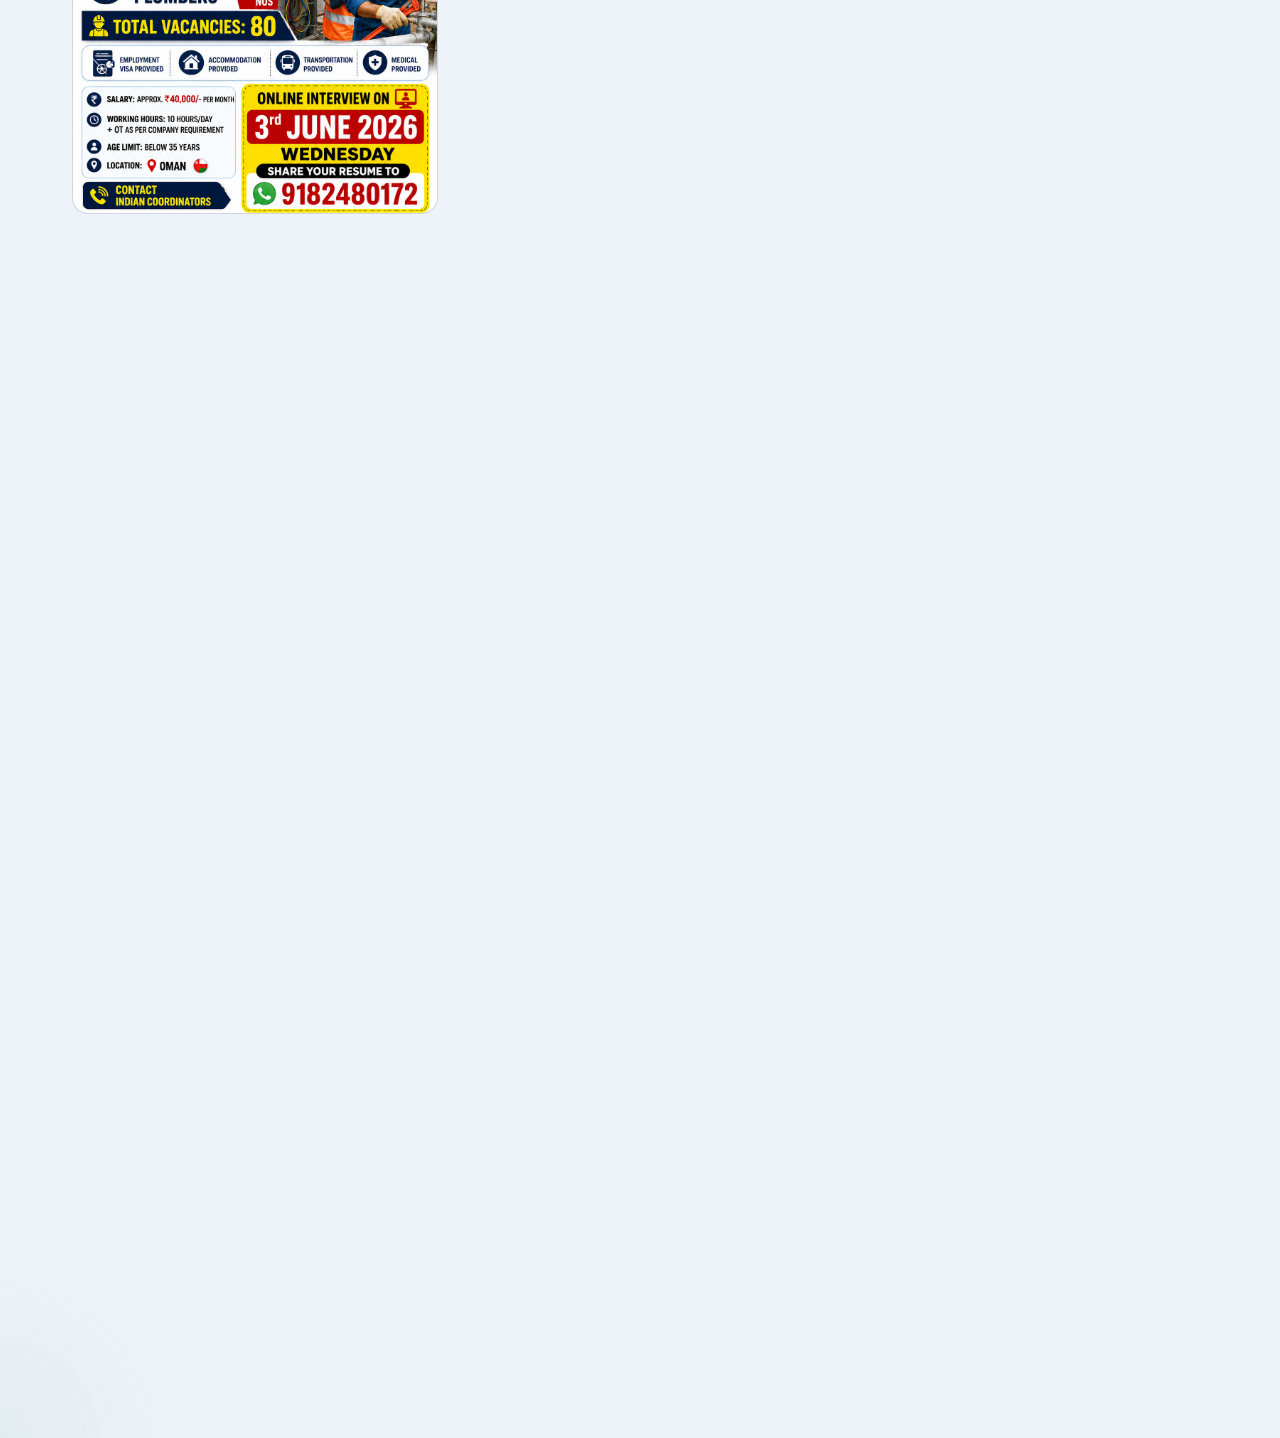
<file: gallery.html>
<!DOCTYPE html>
<html lang="en">
<head>
  <meta charset="UTF-8">
  <meta name="viewport" content="width=device-width, initial-scale=1.0">
  <title>Gallery — Kannamani Consultants Pvt Ltd | Overseas Recruitment</title>
  <meta name="description" content="A look inside Kannamani Consultants — Europe recruitment drives, Gulf operations, employer interviews and candidate counselling sessions. Trusted overseas manpower since 2005.">
  <meta name="keywords" content="Kannamani gallery, recruitment drives, Europe Serbia campaign, Gulf operations Dubai Oman, employer interviews, candidate counselling">
  <meta name="author" content="Kannamani Consultants Private Limited">
  <meta name="robots" content="index, follow, max-image-preview:large">
  <meta name="theme-color" content="#0A1545">
  <link rel="canonical" href="https://kannamani.vercel.app/gallery.html">
  <link rel="icon" type="image/png" href="Icon.png">
  <meta property="og:type" content="website">
  <meta property="og:site_name" content="Kannamani Consultants Private Limited">
  <meta property="og:title" content="Gallery — Kannamani Consultants Operations">
  <meta property="og:description" content="Europe recruitment drives, Gulf operations, employer interviews and candidate counselling sessions.">
  <meta property="og:url" content="https://kannamani.vercel.app/gallery.html">
  <meta property="og:image" content="https://kannamani.vercel.app/Kannamani%20logo.png">
  <meta name="twitter:card" content="summary_large_image">
  <meta name="twitter:title" content="Gallery — Kannamani Consultants">
  <meta name="twitter:description" content="A look inside our international recruitment operations.">
  <meta name="twitter:image" content="https://kannamani.vercel.app/Kannamani%20logo.png">
  <script>try{if(sessionStorage.getItem('kc_seen'))document.documentElement.classList.add('skip-loader');}catch(e){}</script>
  <link rel="stylesheet" href="css/style.css">
  <script type="application/ld+json">
  {"@context":"https://schema.org","@type":"BreadcrumbList","itemListElement":[
    {"@type":"ListItem","position":1,"name":"Home","item":"https://kannamani.vercel.app/index.html"},
    {"@type":"ListItem","position":2,"name":"Gallery","item":"https://kannamani.vercel.app/gallery.html"}]}
  </script>
</head>
<body>

  <!-- LOADER -->
  <div id="loader">
    <div class="loader-content">
      <div class="loader-logo-wrap"><img src="Kannamani logo.png" alt="Kannamani Consultants"></div>
      <div class="loader-bar"><div class="loader-progress"></div></div>
    </div>
  </div>

  <!-- TOP ANNOUNCEMENT BAR -->
  <div class="top-bar">
    <span>Now Recruiting for UAE</span>
    <span class="sep">|</span>
    <span>Government-Compliant Process</span>
    <span class="sep">|</span>
    <span>Call Us: +91 93914 98731</span>
    <span class="sep">|</span>
    <span>Trusted Since 2005</span>
  </div>

  <!-- NAVBAR -->
  <nav class="navbar">
    <div class="container">
      <div class="nav-inner">
        <a href="index.html" class="nav-logo"><img src="Kannamani logo.png" alt="Kannamani Consultants Private Limited"></a>
        <ul class="nav-links">
          <li><a href="index.html">Home</a></li>
          <li><a href="about.html">About Us</a></li>
          <li><a href="services.html">Services</a></li>
          <li><a href="gallery.html">Gallery</a></li>
          <li><a href="contact.html">Contact</a></li>
        </ul>
        <div class="nav-cta">
          <a href="contact.html" class="btn btn-primary" id="nav-apply-btn">Apply Now →</a>
        </div>
        <div class="hamburger" id="hamburger" aria-label="Open menu"><span></span><span></span><span></span></div>
      </div>
    </div>
  </nav>

  <!-- PAGE HERO -->
  <section class="page-hero">
    <div class="page-hero-bg"></div>
    <div class="page-hero-grid"></div>
    <div class="container">
      <div class="page-hero-content">
        <div class="breadcrumb">
          <a href="index.html">Home</a><span class="sep">/</span><span class="cur">Gallery</span>
        </div>
        <div class="section-label" style="justify-content:center;">Our Work</div>
        <h1>Real People, <span style="background:linear-gradient(135deg,#1B8A3E,#22A84E);-webkit-background-clip:text;-webkit-text-fill-color:transparent;background-clip:text;">Real Journeys</span></h1>
        <p style="max-width:640px;margin:1.5rem auto 0;font-size:1.1rem;">A glimpse inside our international operations — Europe recruitment drives, Gulf partnerships, employer interviews and candidate counselling sessions.</p>
      </div>
    </div>
  </section>

  <!-- GALLERY -->
  <section class="section" style="padding-top:3rem;">
    <div class="container">

      <!-- Filters -->
      <div class="gallery-filters reveal">
        <button class="filter-btn active" data-filter="all" id="filter-all">All</button>
        <button class="filter-btn" data-filter="europe" id="filter-europe">Europe Drives</button>
        <button class="filter-btn" data-filter="gulf" id="filter-gulf">Gulf Operations</button>
        <button class="filter-btn" data-filter="meetings" id="filter-meetings">Interviews & Counselling</button>
        <button class="filter-btn" data-filter="campaigns" id="filter-campaigns">Hiring Campaigns</button>
      </div>

      <!-- Gallery Grid -->
      <div class="gallery-grid">

        <div class="gallery-item reveal" data-category="europe">
       <img src="js/visa1.jpg" alt="Visa" loading="lazy">
          <div class="gal-badge hot">Serbia</div>
          <div class="gallery-overlay">
            <div><span class="gal-title">Europe Recruitment Drive — Serbia</span><span class="gal-sub">Manufacturing & Construction · 2025</span></div>
          </div>
        </div>

        <div class="gallery-item reveal reveal-delay-1" data-category="meetings">
    <img src="js/visa2.jpg" alt="Visa" loading="lazy">
          <div class="gal-badge">Interviews</div>
          <div class="gallery-overlay">
            <div><span class="gal-title">Employer Interview Session</span><span class="gal-sub">Candidate Selection Process</span></div>
          </div>
        </div>

        <div class="gallery-item reveal reveal-delay-2" data-category="gulf">
         <img src="js/visa3.jpg" alt="Visa" loading="lazy">
          <div class="gal-badge">Dubai</div>
          <div class="gallery-overlay">
            <div><span class="gal-title">Gulf Operations — Dubai</span><span class="gal-sub">Business Development · UAE</span></div>
          </div>
        </div>

        <div class="gallery-item reveal" data-category="gulf">
       <img src="js/visa4.jpg" alt="Visa" loading="lazy">
          <div class="gal-badge">Oman</div>
          <div class="gallery-overlay">
            <div><span class="gal-title">Oman Recruitment Drive</span><span class="gal-sub">Civil & Mechanical Works</span></div>
          </div>
        </div>

        <div class="gallery-item reveal reveal-delay-1" data-category="europe">
          <img src="serebi an eurp 2.jpg" alt="Serbia Europe campaign" loading="lazy">
          <div class="gal-badge hot">Europe</div>
          <div class="gallery-overlay">
            <div><span class="gal-title">Serbia Recruitment Campaign</span><span class="gal-sub">Europe Operations · 2025</span></div>
          </div>
        </div>

        <div class="gallery-item reveal reveal-delay-2" data-category="meetings">
          <img src="hr meet 2.jpg" alt="Candidate counselling session" loading="lazy">
          <div class="gal-badge">Counselling</div>
          <div class="gallery-overlay">
            <div><span class="gal-title">Candidate Counselling Session</span><span class="gal-sub">Interview Preparation</span></div>
          </div>
        </div>

        <div class="gallery-item reveal" data-category="gulf">
          <img src="mechanical wrks.jpg" alt="Mechanical works project" loading="lazy">
          <div class="gal-badge">Mechanical</div>
          <div class="gallery-overlay">
            <div><span class="gal-title">Mechanical Works Placement</span><span class="gal-sub">Skilled Labor · Gulf</span></div>
          </div>
        </div>

        <div class="gallery-item reveal reveal-delay-1" data-category="campaigns">
          
          <img src="align hiring 1.jpg" alt="Alignment hiring campaign" loading="lazy">
          <div class="gal-badge">Campaign</div>
          <div class="gallery-overlay">
            <div><span class="gal-title">Skilled Trades Hiring Campaign</span><span class="gal-sub">Multi-Sector Recruitment</span></div>
          </div>
        </div>

        <div class="gallery-item reveal" data-category="gulf">
                 <img src="hr meet 3.jpg" alt="HR coordination meeting" loading="lazy">
          <div class="gal-badge">HR Meet</div>
          <div class="gallery-overlay">
            <div><span class="gal-title">HR Coordination Meeting</span><span class="gal-sub">Team Briefing & Planning</span></div>
          </div>
        </div>

        <div class="gallery-item reveal reveal-delay-2" data-category="gulf">
          <img src="oman 2.jpg" alt="Oman site visit" loading="lazy">
         
  </section>

  <!-- CTA -->
  <section class="cta-section">
    <div class="container">
      <div class="cta-card reveal">
        <div class="section-label" style="justify-content:center;">Take the First Step</div>
        <h2>Ready to Be Our Next <span class="gold">Success Story?</span></h2>
       

  <!-- FOOTER -->
  <footer>
    <div class="container">
      <div class="footer-inner">
        <div class="footer-brand">
          <div class="footer-logo"><img src="Kannamani logo.png" alt="Kannamani Consultants"></div>
          <p>Trusted overseas recruitment & manpower consultancy since 2005. Interview Co-Ordination | Candidate Counselling | International Recruitment Support.</p>
          <div class="footer-cta">
            <a href="https://wa.me/919391498731" target="_blank" rel="noopener noreferrer" class="fcta fcta-wa"><svg viewBox="0 0 24 24" fill="currentColor"><path d="M12 2a10 10 0 0 0-8.5 15.3L2 22l4.8-1.5A10 10 0 1 0 12 2zm0 18a8 8 0 0 1-4.1-1.1l-.3-.2-2.8.9.9-2.7-.2-.3A8 8 0 1 1 12 20zm4.4-6c-.2-.1-1.4-.7-1.6-.8s-.4-.1-.5.1-.6.8-.8 1-.3.2-.5.1a6.6 6.6 0 0 1-3.3-2.9c-.2-.4.2-.4.6-1.2.1-.2 0-.3 0-.5s-.5-1.3-.7-1.7-.4-.4-.5-.4h-.5a1 1 0 0 0-.7.3A3 3 0 0 0 6 9.5c0 1.8 1.3 3.5 1.5 3.7s2.6 4 6.3 5.3c1.6.6 1.8.4 2.2.4s1.4-.5 1.6-1.1.2-1 .1-1.1-.3-.2-.5-.3z"/></svg>WhatsApp</a>
            <a href="https://www.facebook.com/kannamaniinternationalconsultants" target="_blank" rel="noopener noreferrer" class="fcta fcta-fb"><svg viewBox="0 0 24 24" fill="currentColor"><path d="M22 12a10 10 0 1 0-11.6 9.9v-7H7.9V12h2.5V9.8c0-2.5 1.5-3.9 3.8-3.9 1.1 0 2.2.2 2.2.2v2.5h-1.2c-1.2 0-1.6.8-1.6 1.6V12h2.7l-.4 2.9h-2.3v7A10 10 0 0 0 22 12z"/></svg>Facebook</a>
            <a href="https://www.instagram.com/kannamani_consultants_pvt_ltd" target="_blank" rel="noopener noreferrer" class="fcta fcta-ig"><svg viewBox="0 0 24 24" fill="currentColor"><path d="M12 2.2c3.2 0 3.6 0 4.9.1 1.2.1 1.8.3 2.2.4.6.2 1 .5 1.4.9s.7.8.9 1.4c.1.4.3 1 .4 2.2.1 1.3.1 1.7.1 4.9s0 3.6-.1 4.9c-.1 1.2-.3 1.8-.4 2.2-.2.6-.5 1-.9 1.4s-.8.7-1.4.9c-.4.1-1 .3-2.2.4-1.3.1-1.7.1-4.9.1s-3.6 0-4.9-.1c-1.2-.1-1.8-.3-2.2-.4-.6-.2-1-.5-1.4-.9s-.7-.8-.9-1.4c-.1-.4-.3-1-.4-2.2-.1-1.3-.1-1.7-.1-4.9s0-3.6.1-4.9c.1-1.2.3-1.8.4-2.2.2-.6.5-1 .9-1.4s.8-.7 1.4-.9c.4-.1 1-.3 2.2-.4 1.3-.1 1.7-.1 4.9-.1zM12 0C8.7 0 8.3 0 7 .1 5.7.1 4.8.3 4.1.6c-.8.3-1.4.7-2.1 1.4S.9 3.3.6 4.1C.3 4.8.1 5.7.1 7 0 8.3 0 8.7 0 12s0 3.7.1 5c.1 1.3.3 2.2.5 2.9.3.8.7 1.4 1.4 2.1s1.3 1.1 2.1 1.4c.7.3 1.6.5 2.9.5 1.3.1 1.7.1 5 .1s3.7 0 5-.1c1.3-.1 2.2-.3 2.9-.5.8-.3 1.4-.7 2.1-1.4s1.1-1.3 1.4-2.1c.3-.7.5-1.6.5-2.9.1-1.3.1-1.7.1-5s0-3.7-.1-5c-.1-1.3-.3-2.2-.5-2.9-.3-.8-.7-1.4-1.4-2.1S20.7.9 19.9.6C19.2.3 18.3.1 17 .1 15.7 0 15.3 0 12 0z"/><path d="M12 5.8A6.2 6.2 0 1 0 18.2 12 6.2 6.2 0 0 0 12 5.8zm0 10.2A4 4 0 1 1 16 12a4 4 0 0 1-4 4z"/><circle cx="18.4" cy="5.6" r="1.4"/></svg>Instagram</a>
          </div>
        </div>
        <div>
          <div class="footer-heading">Quick Links</div>
          <ul class="footer-links">
            <li><a href="index.html">Home</a></li>
            <li><a href="about.html">About Us</a></li>
            <li><a href="services.html">Our Services</a></li>
            <li><a href="gallery.html">Gallery</a></li>
            <li><a href="contact.html">Apply Now</a></li>
          </ul>
        </div>
        <div>
          <div class="footer-heading">Sectors</div>
          <ul class="footer-links">
            <li><a href="services.html#construction">Construction</a></li>
            <li><a href="services.html#warehouse">Warehouse & Logistics</a></li>
            <li><a href="services.html#manufacturing">Manufacturing</a></li>
            <li><a href="services.html#skilled">Skilled Labor</a></li>
          </ul>
        </div>
        <div>
          <div class="footer-heading">Contact</div>
          <ul class="footer-links">
            <li><a href="mailto:kannamanihrconsultants@gmail.com">kannamanihrconsultants@gmail.com</a></li>
            <li><a href="https://www.kannamaniconsultants.com" target="_blank" rel="noopener noreferrer">www.kannamaniconsultants.com</a></li>
          </ul>
          <div class="footer-subheading">India — Visakhapatnam, Andhra Pradesh</div>
          <ul class="footer-links">
            <li><a href="tel:+919391498731">+91 93914 98731</a></li>
            <li><a href="tel:+919182480172">+91 91824 80172</a></li>
          </ul>
          <div class="footer-subheading">Coordination Desk — Dubai, UAE</div>
          <ul class="footer-links">
            <li><a href="tel:+971554269567">+971 55 426 9567</a></li>
            <li><a href="tel:+971589504370">+971 58 950 4370</a></li>
          </ul>
        </div>
      </div>
      <div class="footer-disclaimer">
        Visa processing, offer letters and final recruitment are handled only by government licensed recruiting agents / employers. Kannamani Consultants provides Recruitment Support, Interview Coordination &amp; Candidates counselling only.
      </div>
      <div class="footer-bottom">
        <p>© 2026 Kannamani Consultants Private Limited. All rights reserved. | Since 2005 <span class="powered-by">· Powered by <a href="https://www.businessbox.org.in/" target="_blank" rel="noopener noreferrer" class="bb-link"><b>BusinessBox</b></a></span></p>
        <div class="footer-bottom-links">
          <a href="#">Privacy Policy</a>
          <a href="#">Terms of Service</a>
          <a href="#">Disclaimer</a>
        </div>
      </div>
    </div>
  </footer>

  <!-- Floating contact buttons -->
  <div class="float-cta" aria-label="Quick contact">
    <a href="https://wa.me/919391498731" target="_blank" rel="noopener noreferrer" class="float-btn fcta-wa" aria-label="WhatsApp"><svg viewBox="0 0 24 24" fill="currentColor"><path d="M12 2a10 10 0 0 0-8.5 15.3L2 22l4.8-1.5A10 10 0 1 0 12 2zm0 18a8 8 0 0 1-4.1-1.1l-.3-.2-2.8.9.9-2.7-.2-.3A8 8 0 1 1 12 20zm4.4-6c-.2-.1-1.4-.7-1.6-.8s-.4-.1-.5.1-.6.8-.8 1-.3.2-.5.1a6.6 6.6 0 0 1-3.3-2.9c-.2-.4.2-.4.6-1.2.1-.2 0-.3 0-.5s-.5-1.3-.7-1.7-.4-.4-.5-.4h-.5a1 1 0 0 0-.7.3A3 3 0 0 0 6 9.5c0 1.8 1.3 3.5 1.5 3.7s2.6 4 6.3 5.3c1.6.6 1.8.4 2.2.4s1.4-.5 1.6-1.1.2-1 .1-1.1-.3-.2-.5-.3z"/></svg></a>
    <a href="https://www.facebook.com/kannamaniinternationalconsultants" target="_blank" rel="noopener noreferrer" class="float-btn fcta-fb" aria-label="Facebook"><svg viewBox="0 0 24 24" fill="currentColor"><path d="M22 12a10 10 0 1 0-11.6 9.9v-7H7.9V12h2.5V9.8c0-2.5 1.5-3.9 3.8-3.9 1.1 0 2.2.2 2.2.2v2.5h-1.2c-1.2 0-1.6.8-1.6 1.6V12h2.7l-.4 2.9h-2.3v7A10 10 0 0 0 22 12z"/></svg></a>
    <a href="https://www.instagram.com/kannamani_consultants_pvt_ltd" target="_blank" rel="noopener noreferrer" class="float-btn fcta-ig" aria-label="Instagram"><svg viewBox="0 0 24 24" fill="currentColor"><path d="M12 2.2c3.2 0 3.6 0 4.9.1 1.2.1 1.8.3 2.2.4.6.2 1 .5 1.4.9s.7.8.9 1.4c.1.4.3 1 .4 2.2.1 1.3.1 1.7.1 4.9s0 3.6-.1 4.9c-.1 1.2-.3 1.8-.4 2.2-.2.6-.5 1-.9 1.4s-.8.7-1.4.9c-.4.1-1 .3-2.2.4-1.3.1-1.7.1-4.9.1s-3.6 0-4.9-.1c-1.2-.1-1.8-.3-2.2-.4-.6-.2-1-.5-1.4-.9s-.7-.8-.9-1.4c-.1-.4-.3-1-.4-2.2-.1-1.3-.1-1.7-.1-4.9s0-3.6.1-4.9c.1-1.2.3-1.8.4-2.2.2-.6.5-1 .9-1.4s.8-.7 1.4-.9c.4-.1 1-.3 2.2-.4 1.3-.1 1.7-.1 4.9-.1zM12 0C8.7 0 8.3 0 7 .1 5.7.1 4.8.3 4.1.6c-.8.3-1.4.7-2.1 1.4S.9 3.3.6 4.1C.3 4.8.1 5.7.1 7 0 8.3 0 8.7 0 12s0 3.7.1 5c.1 1.3.3 2.2.5 2.9.3.8.7 1.4 1.4 2.1s1.3 1.1 2.1 1.4c.7.3 1.6.5 2.9.5 1.3.1 1.7.1 5 .1s3.7 0 5-.1c1.3-.1 2.2-.3 2.9-.5.8-.3 1.4-.7 2.1-1.4s1.1-1.3 1.4-2.1c.3-.7.5-1.6.5-2.9.1-1.3.1-1.7.1-5s0-3.7-.1-5c-.1-1.3-.3-2.2-.5-2.9-.3-.8-.7-1.4-1.4-2.1S20.7.9 19.9.6C19.2.3 18.3.1 17 .1 15.7 0 15.3 0 12 0z"/><path d="M12 5.8A6.2 6.2 0 1 0 18.2 12 6.2 6.2 0 0 0 12 5.8zm0 10.2A4 4 0 1 1 16 12a4 4 0 0 1-4 4z"/><circle cx="18.4" cy="5.6" r="1.4"/></svg></a>
  </div>
  <script src="js/main.js"></script>
</body>
</html>
</file>
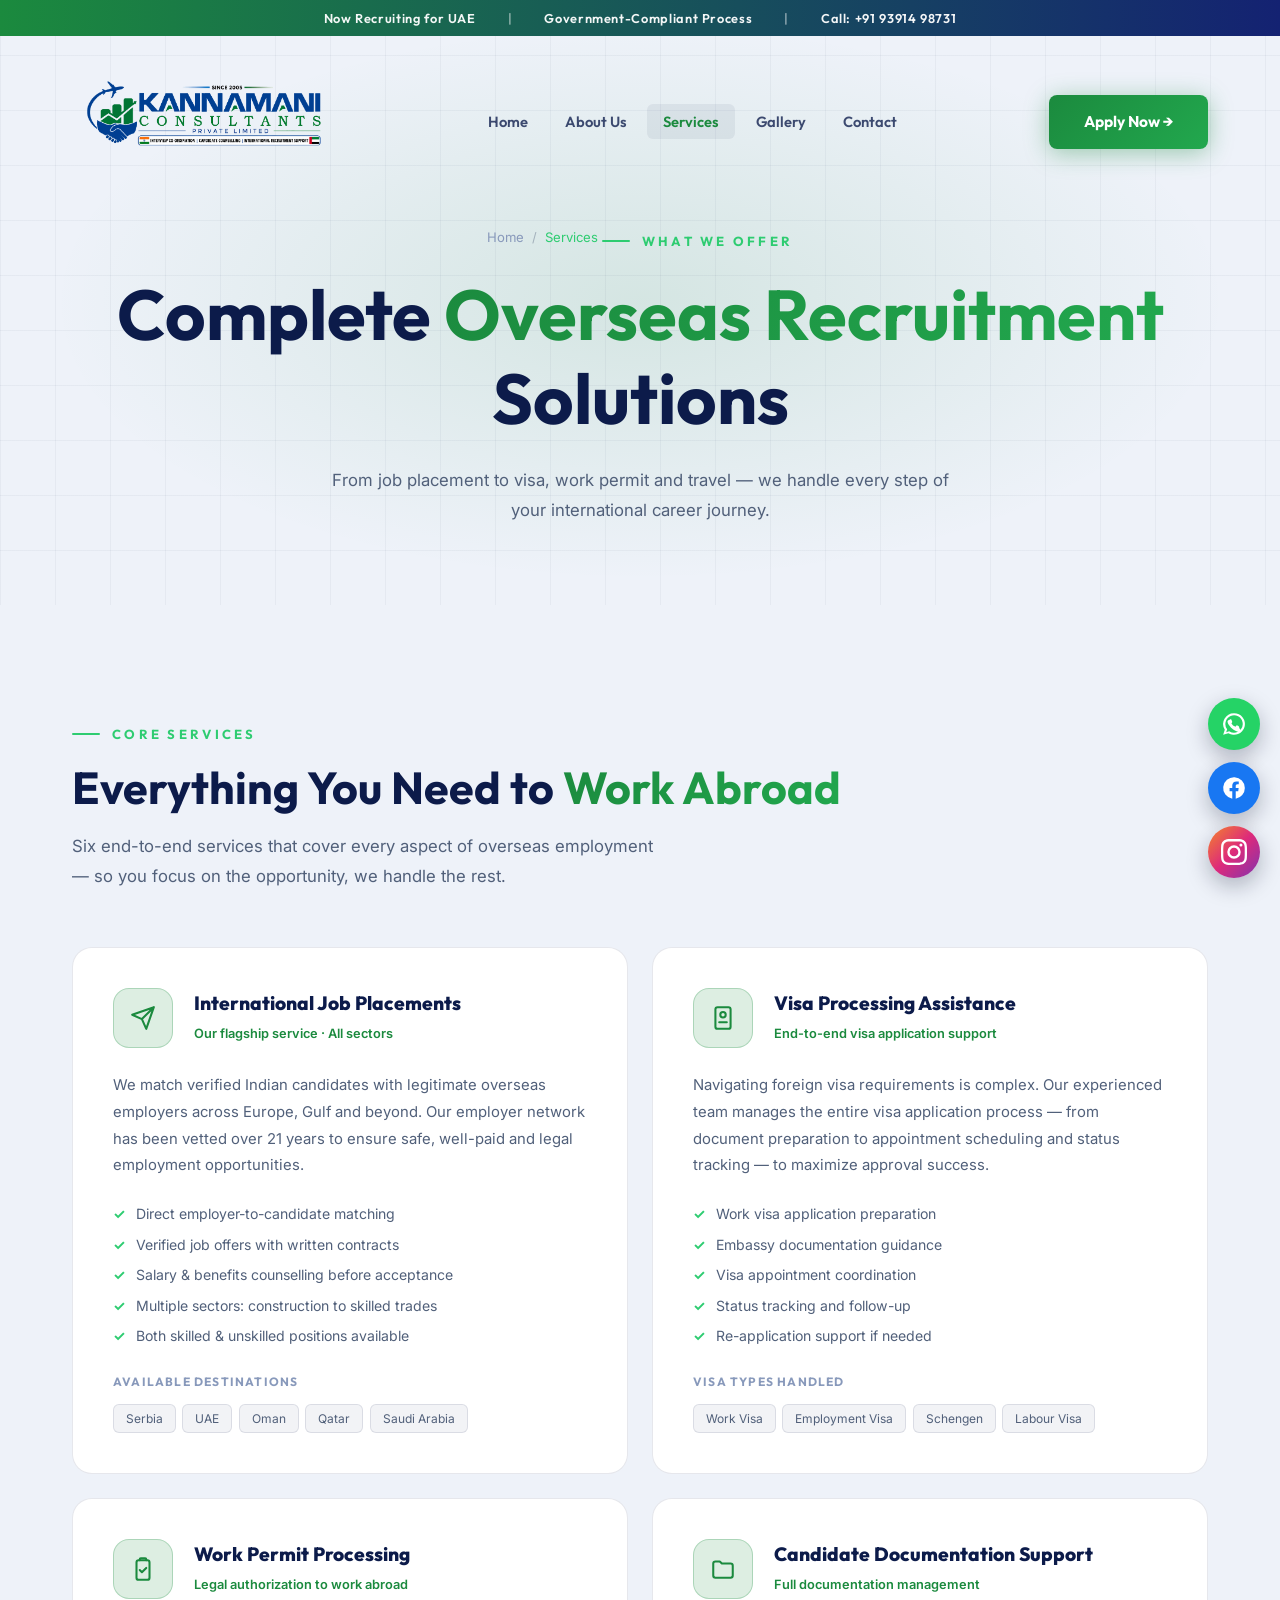
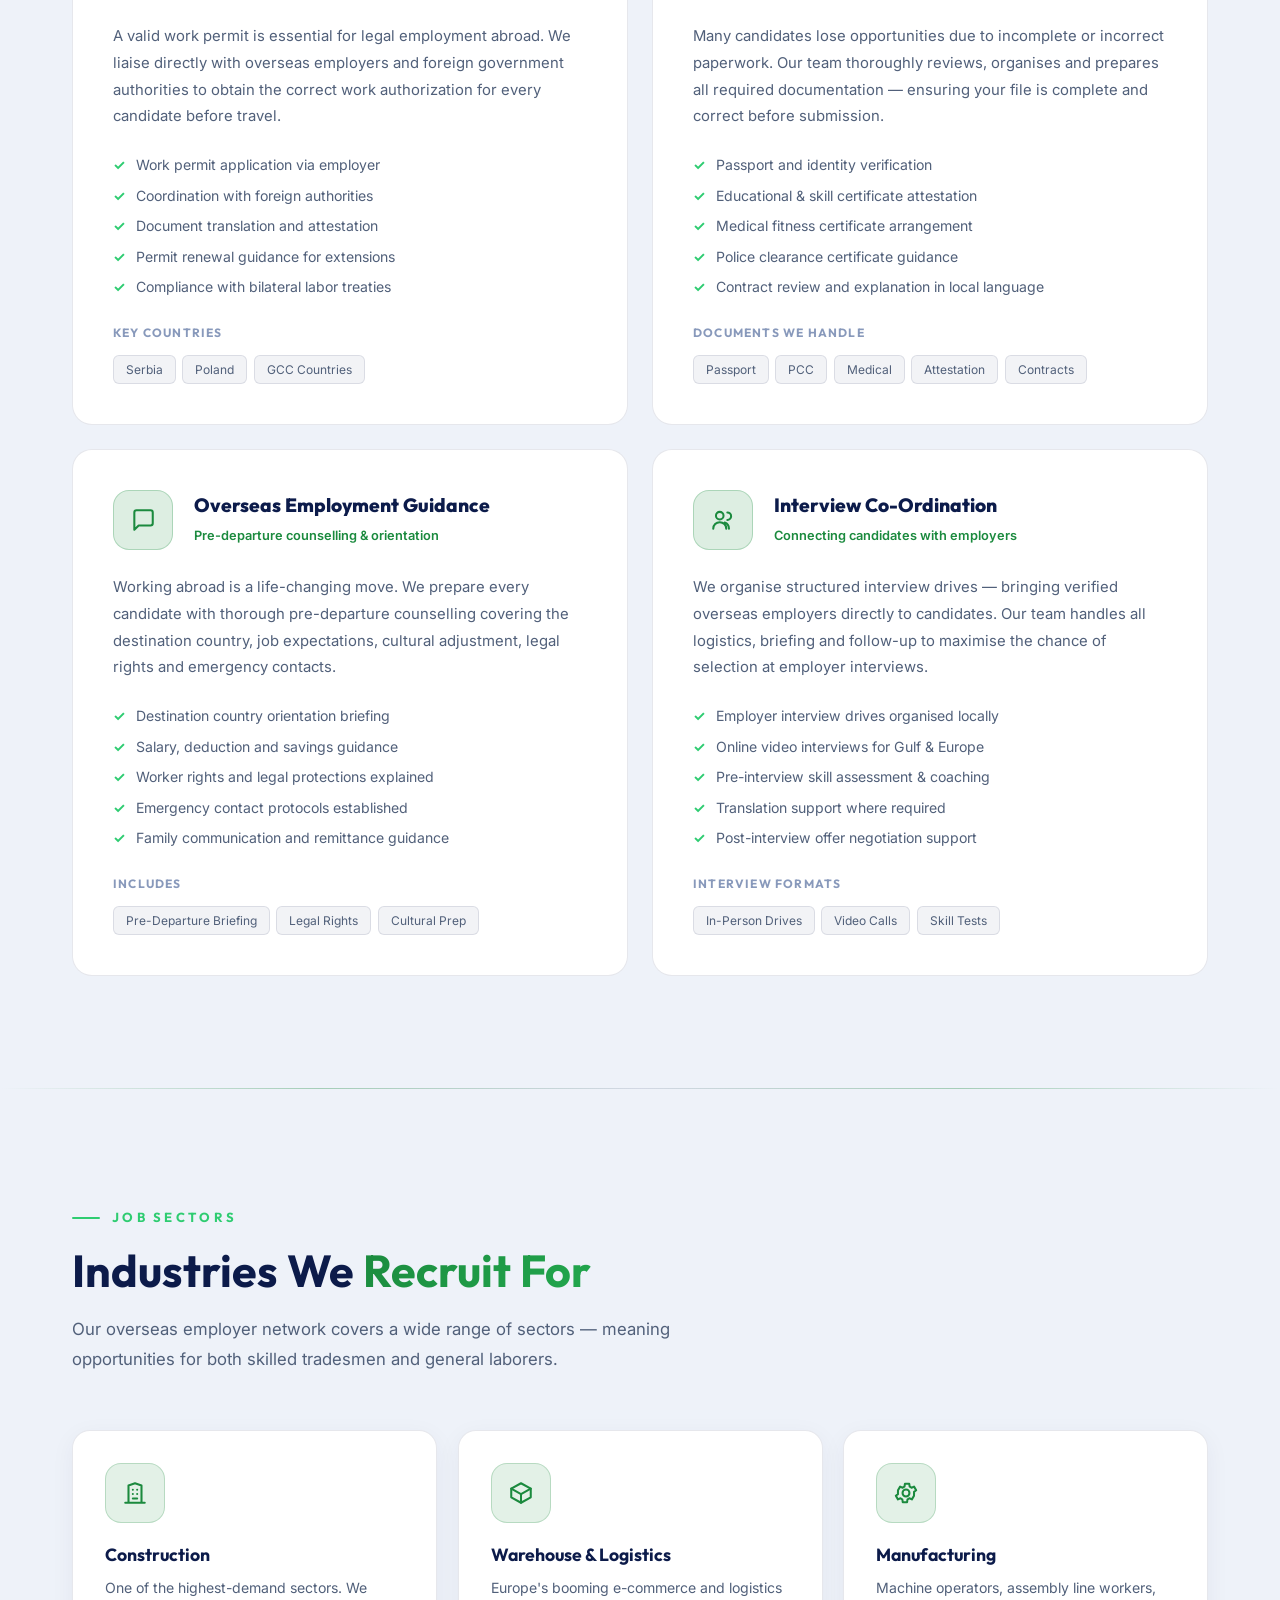
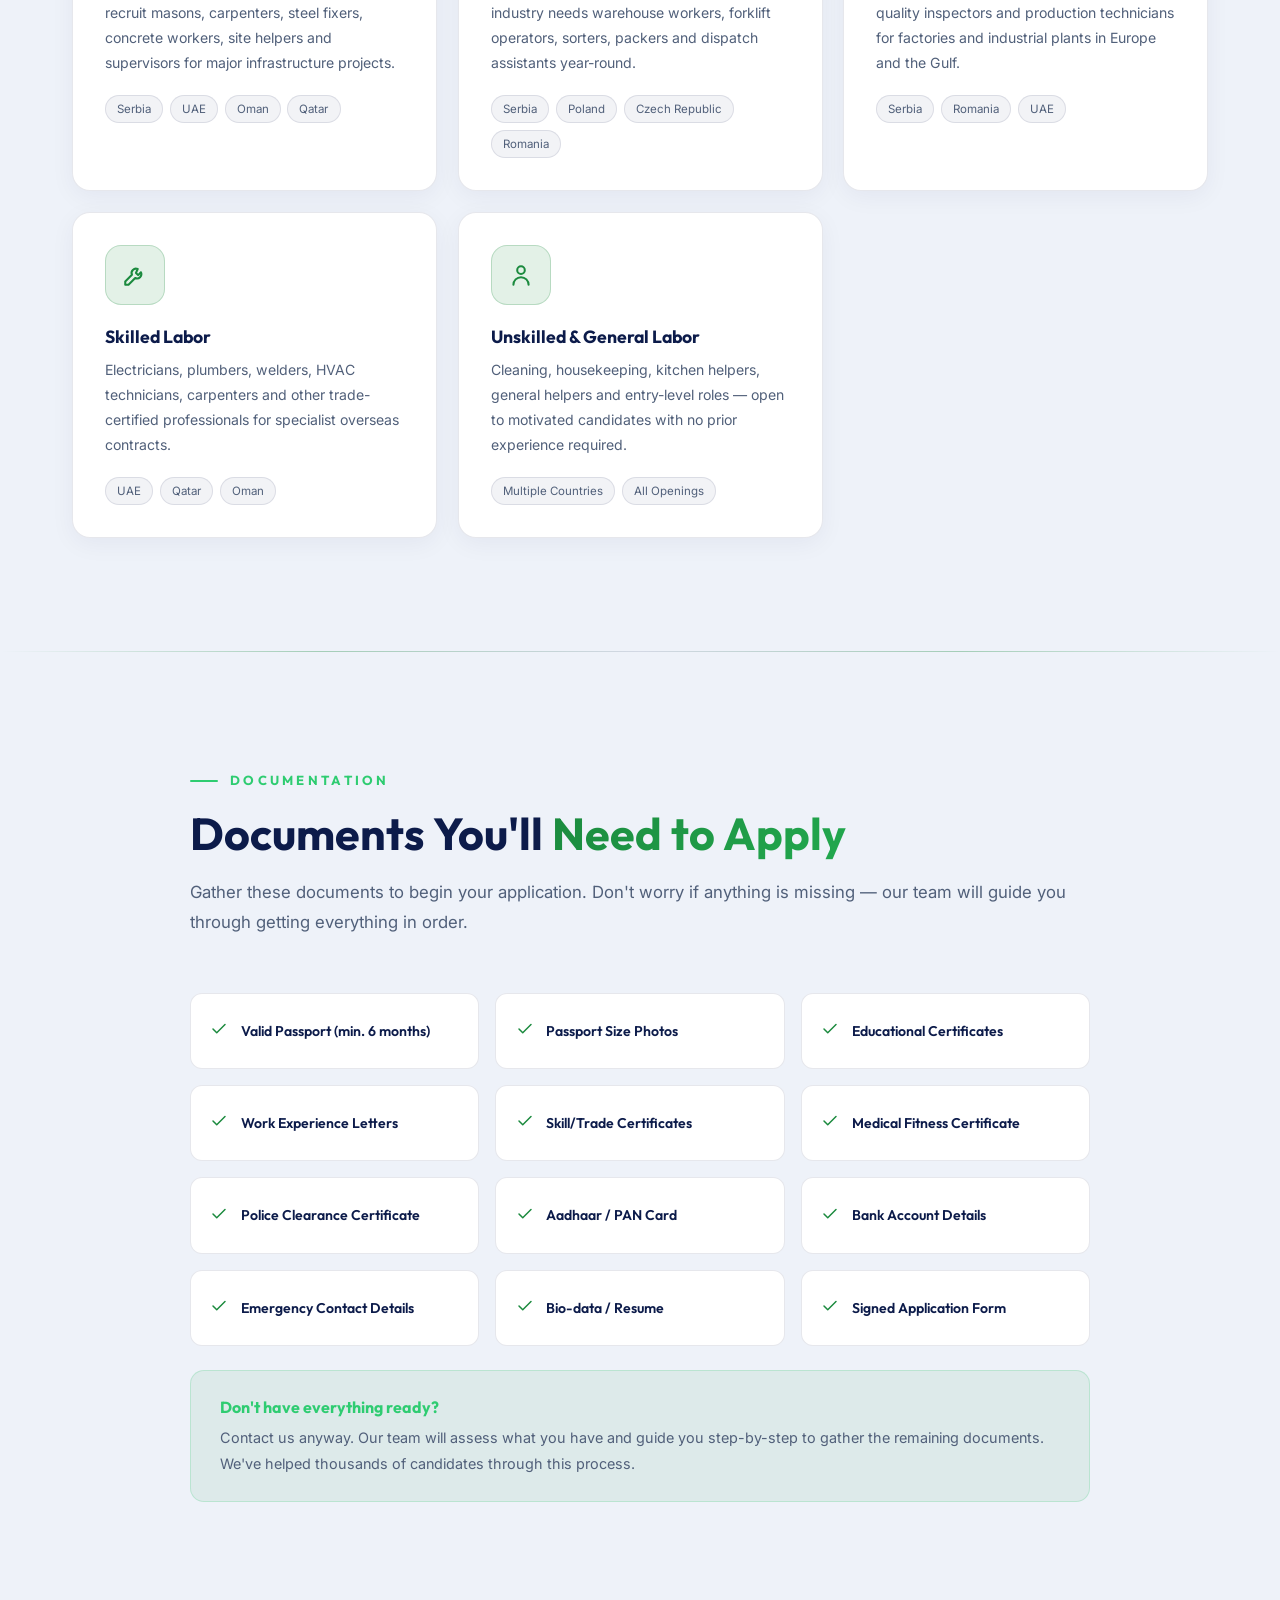
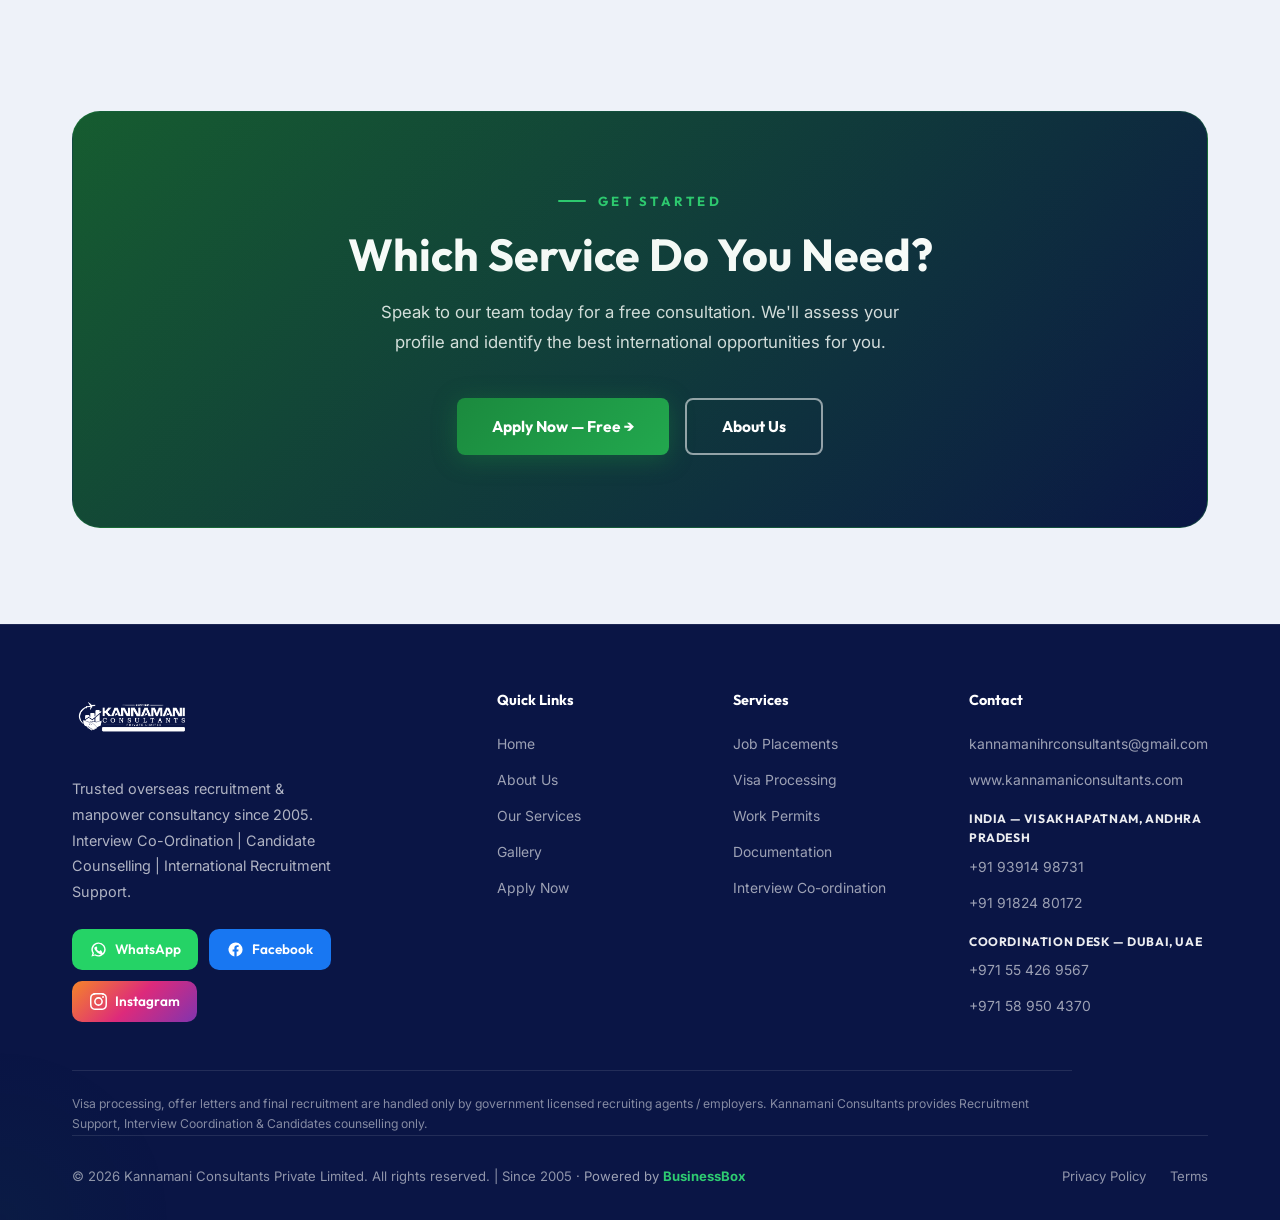
<file: services.html>
<!DOCTYPE html>
<html lang="en">
<head>
  <meta charset="UTF-8">
  <meta name="viewport" content="width=device-width, initial-scale=1.0">
  <title>Our Services — Kannamani Consultants Pvt Ltd | Overseas Recruitment</title>
  <meta name="description" content="International job placements, work permits, visa processing, overseas employment guidance across construction, warehouse, manufacturing and skilled labor sectors.">
  <meta name="keywords" content="overseas job placement, visa processing, work permit, documentation support, interview coordination, UAE Gulf Europe jobs, construction warehouse manufacturing skilled labor">
  <meta name="author" content="Kannamani Consultants Private Limited">
  <meta name="robots" content="index, follow, max-image-preview:large">
  <meta name="theme-color" content="#0A1545">
  <link rel="canonical" href="https://kannamani.vercel.app/services.html">
  <link rel="icon" type="image/png" href="Icon.png">
  <meta property="og:type" content="website">
  <meta property="og:site_name" content="Kannamani Consultants Private Limited">
  <meta property="og:title" content="Our Services — Complete Overseas Recruitment Solutions">
  <meta property="og:description" content="Job placement, visa processing, work permits, documentation and interview coordination for UAE, Gulf and Europe.">
  <meta property="og:url" content="https://kannamani.vercel.app/services.html">
  <meta property="og:image" content="https://kannamani.vercel.app/Kannamani%20logo.png">
  <meta name="twitter:card" content="summary_large_image">
  <meta name="twitter:title" content="Our Services — Kannamani Consultants">
  <meta name="twitter:description" content="End-to-end overseas employment services from application to departure.">
  <meta name="twitter:image" content="https://kannamani.vercel.app/Kannamani%20logo.png">
  <script>try{if(sessionStorage.getItem('kc_seen'))document.documentElement.classList.add('skip-loader');}catch(e){}</script>
  <link rel="stylesheet" href="css/style.css">
  <script type="application/ld+json">
  {"@context":"https://schema.org","@type":"BreadcrumbList","itemListElement":[
    {"@type":"ListItem","position":1,"name":"Home","item":"https://kannamani.vercel.app/index.html"},
    {"@type":"ListItem","position":2,"name":"Services","item":"https://kannamani.vercel.app/services.html"}]}
  </script>
  <style>
    .service-detail-card {
      background: var(--surface);
      border: 1px solid var(--line);
      border-radius: 20px;
      padding: 2.5rem;
      transition: var(--transition);
      position: relative;
      overflow: hidden;
    }
    .service-detail-card::before {
      content: '';
      position: absolute;
      left: 0; top: 0; bottom: 0;
      width: 4px;
      background: linear-gradient(to bottom, var(--green), var(--green-light));
      transform: scaleY(0);
      transform-origin: top;
      transition: transform 0.4s ease;
    }
    .service-detail-card:hover::before { transform: scaleY(1); }
    .service-detail-card:hover {
      border-color: rgba(27,138,62,0.25);
      background: rgba(27,138,62,0.04);
      transform: translateY(-4px);
      box-shadow: 0 20px 50px rgba(0,0,0,0.3);
    }
    .sdc-top {
      display: flex;
      gap: 1.3rem;
      align-items: flex-start;
      margin-bottom: 1.5rem;
    }
    .sdc-icon {
      width: 60px; height: 60px;
      border-radius: 16px;
      background: rgba(27,138,62,0.15);
      border: 1px solid rgba(27,138,62,0.25);
      display: flex; align-items: center; justify-content: center;
      font-size: 1.6rem;
      flex-shrink: 0;
    }
    .sdc-heading { font-family: var(--font-heading); font-weight: 800; font-size: 1.2rem; color: var(--ink); margin-bottom: 0.3rem; }
    .sdc-sub { font-size: 0.8rem; color: var(--green); font-weight: 600; }
    .sdc-desc { font-size: 0.93rem; margin-bottom: 1.5rem; }
    .sdc-list { list-style: none; display: flex; flex-direction: column; gap: 0.5rem; margin-bottom: 1.5rem; }
    .sdc-list li {
      display: flex; align-items: center; gap: 0.7rem;
      font-size: 0.88rem; color: var(--ink-soft);
    }
    .sdc-list li::before { content: '✓'; color: var(--green-light); font-weight: 700; flex-shrink: 0; }
    .sdc-countries { display: flex; flex-wrap: wrap; gap: 0.4rem; }
    .sdc-ctag {
      background: rgba(12,27,74,0.05);
      border: 1px solid var(--line);
      border-radius: 6px;
      padding: 0.25rem 0.75rem;
      font-size: 0.75rem;
      color: var(--ink-soft);
    }

    .process-step {
      display: grid;
      grid-template-columns: 80px 1fr;
      gap: 1.5rem;
      align-items: start;
      padding: 2rem;
      background: var(--bg-soft);
      border: 1px solid var(--line);
      border-radius: 16px;
      transition: var(--transition);
    }
    .process-step:hover { border-color: rgba(27,138,62,0.25); background: rgba(27,138,62,0.04); }
    .ps-num {
      width: 60px; height: 60px;
      border-radius: 50%;
      background: linear-gradient(135deg, var(--green), var(--green-mid));
      display: flex; align-items: center; justify-content: center;
      font-family: var(--font-heading);
      font-weight: 900; font-size: 1.4rem;
      color: var(--white);
      box-shadow: 0 8px 25px rgba(27,138,62,0.35);
      flex-shrink: 0;
    }
    .ps-title { font-family: var(--font-heading); font-weight: 700; font-size: 1.1rem; color: var(--ink); margin-bottom: 0.5rem; }
    .ps-desc { font-size: 0.9rem; }

    .doc-grid {
      display: grid;
      grid-template-columns: repeat(3, 1fr);
      gap: 1rem;
    }
    .doc-item {
      background: var(--surface);
      border: 1px solid var(--line);
      border-radius: 12px;
      padding: 1.2rem;
      display: flex;
      align-items: center;
      gap: 0.8rem;
      font-family: var(--font-heading);
      font-weight: 600;
      font-size: 0.88rem;
      color: var(--ink);
      transition: var(--transition);
    }
    .doc-item:hover { border-color: rgba(27,138,62,0.3); background: rgba(27,138,62,0.06); }
    .doc-item .doc-icon { font-size: 1.4rem; flex-shrink: 0; }

    @media (max-width: 768px) {
      .doc-grid { grid-template-columns: 1fr 1fr; }
    }
  </style>
</head>
<body>

  <div id="loader">
    <div class="loader-content">
      <div class="loader-logo-wrap"><img src="Kannamani logo.png" alt="Kannamani Consultants"></div>
      <div class="loader-bar"><div class="loader-progress"></div></div>
    </div>
  </div>

  <div class="top-bar">
    <span>Now Recruiting for UAE</span>
    <span class="sep">|</span>
    <span>Government-Compliant Process</span>
    <span class="sep">|</span>
    <span>Call: +91 93914 98731</span>
  </div>

  <nav class="navbar">
    <div class="container">
      <div class="nav-inner">
        <a href="index.html" class="nav-logo"><img src="Kannamani logo.png" alt="Kannamani Consultants"></a>
        <ul class="nav-links">
          <li><a href="index.html">Home</a></li>
          <li><a href="about.html">About Us</a></li>
          <li><a href="services.html">Services</a></li>
          <li><a href="gallery.html">Gallery</a></li>
          <li><a href="contact.html">Contact</a></li>
        </ul>
        <div class="nav-cta">
          <a href="contact.html" class="btn btn-primary" id="nav-apply-btn">Apply Now →</a>
        </div>
        <div class="hamburger" id="hamburger"><span></span><span></span><span></span></div>
      </div>
    </div>
  </nav>

  <!-- PAGE HERO -->
  <section class="page-hero">
    <div class="page-hero-bg"></div>
    <div class="page-hero-grid"></div>
    <div class="container">
      <div class="page-hero-content">
        <div class="breadcrumb">
          <a href="index.html">Home</a><span class="sep">/</span><span class="cur">Services</span>
        </div>
        <div class="section-label" style="justify-content:center;">What We Offer</div>
        <h1>Complete <span style="background:linear-gradient(135deg,#1B8A3E,#22A84E);-webkit-background-clip:text;-webkit-text-fill-color:transparent;background-clip:text;">Overseas Recruitment</span> Solutions</h1>
        <p style="max-width:650px;margin:1.5rem auto 0;font-size:1.05rem;">From job placement to visa, work permit and travel — we handle every step of your international career journey.</p>
      </div>
    </div>
  </section>

  <!-- CORE SERVICES -->
  <section class="section">
    <div class="container">
      <div class="section-label">Core Services</div>
      <h2 class="section-title reveal">Everything You Need to <span class="highlight">Work Abroad</span></h2>
      <p class="section-subtitle reveal reveal-delay-1">Six end-to-end services that cover every aspect of overseas employment — so you focus on the opportunity, we handle the rest.</p>

      <div style="display:grid;grid-template-columns:1fr 1fr;gap:1.5rem;">

        <div class="service-detail-card reveal reveal-delay-1" id="service-placement">
          <div class="sdc-top">
            <div class="sdc-icon"><svg viewBox="0 0 24 24"><path d="M22 2 11 13M22 2l-7 20-4-9-9-4z"/></svg></div>
            <div>
              <div class="sdc-heading">International Job Placements</div>
              <div class="sdc-sub">Our flagship service · All sectors</div>
            </div>
          </div>
          <p class="sdc-desc">We match verified Indian candidates with legitimate overseas employers across Europe, Gulf and beyond. Our employer network has been vetted over 21 years to ensure safe, well-paid and legal employment opportunities.</p>
          <ul class="sdc-list">
            <li>Direct employer-to-candidate matching</li>
            <li>Verified job offers with written contracts</li>
            <li>Salary & benefits counselling before acceptance</li>
            <li>Multiple sectors: construction to skilled trades</li>
            <li>Both skilled & unskilled positions available</li>
          </ul>
          <div style="margin-bottom:0.8rem;font-family:var(--font-heading);font-size:0.75rem;font-weight:700;color:var(--text-muted);text-transform:uppercase;letter-spacing:0.1em;">Available Destinations</div>
          <div class="sdc-countries">
            <span class="sdc-ctag">Serbia</span>
            <span class="sdc-ctag">UAE</span>
            <span class="sdc-ctag">Oman</span>
            <span class="sdc-ctag">Qatar</span>
            <span class="sdc-ctag">Saudi Arabia</span>
          </div>
        </div>

        <div class="service-detail-card reveal reveal-delay-2" id="service-visa">
          <div class="sdc-top">
            <div class="sdc-icon"><svg viewBox="0 0 24 24"><rect x="5" y="2" width="14" height="20" rx="2"/><circle cx="12" cy="9" r="2.5"/><path d="M8.5 16h7"/></svg></div>
            <div>
              <div class="sdc-heading">Visa Processing Assistance</div>
              <div class="sdc-sub">End-to-end visa application support</div>
            </div>
          </div>
          <p class="sdc-desc">Navigating foreign visa requirements is complex. Our experienced team manages the entire visa application process — from document preparation to appointment scheduling and status tracking — to maximize approval success.</p>
          <ul class="sdc-list">
            <li>Work visa application preparation</li>
            <li>Embassy documentation guidance</li>
            <li>Visa appointment coordination</li>
            <li>Status tracking and follow-up</li>
            <li>Re-application support if needed</li>
          </ul>
          <div style="margin-bottom:0.8rem;font-family:var(--font-heading);font-size:0.75rem;font-weight:700;color:var(--text-muted);text-transform:uppercase;letter-spacing:0.1em;">Visa Types Handled</div>
          <div class="sdc-countries">
            <span class="sdc-ctag">Work Visa</span>
            <span class="sdc-ctag">Employment Visa</span>
            <span class="sdc-ctag">Schengen</span>
            <span class="sdc-ctag">Labour Visa</span>
          </div>
        </div>

        <div class="service-detail-card reveal reveal-delay-1" id="service-workpermit">
          <div class="sdc-top">
            <div class="sdc-icon"><svg viewBox="0 0 24 24"><rect x="6" y="4" width="12" height="18" rx="2"/><path d="M9 4V3a1 1 0 0 1 1-1h4a1 1 0 0 1 1 1v1M9 13l2 2 4-4"/></svg></div>
            <div>
              <div class="sdc-heading">Work Permit Processing</div>
              <div class="sdc-sub">Legal authorization to work abroad</div>
            </div>
          </div>
          <p class="sdc-desc">A valid work permit is essential for legal employment abroad. We liaise directly with overseas employers and foreign government authorities to obtain the correct work authorization for every candidate before travel.</p>
          <ul class="sdc-list">
            <li>Work permit application via employer</li>
            <li>Coordination with foreign authorities</li>
            <li>Document translation and attestation</li>
            <li>Permit renewal guidance for extensions</li>
            <li>Compliance with bilateral labor treaties</li>
          </ul>
          <div style="margin-bottom:0.8rem;font-family:var(--font-heading);font-size:0.75rem;font-weight:700;color:var(--text-muted);text-transform:uppercase;letter-spacing:0.1em;">Key Countries</div>
          <div class="sdc-countries">
            <span class="sdc-ctag">Serbia</span>
            <span class="sdc-ctag">Poland</span>
            <span class="sdc-ctag">GCC Countries</span>
          </div>
        </div>

        <div class="service-detail-card reveal reveal-delay-2" id="service-documentation">
          <div class="sdc-top">
            <div class="sdc-icon"><svg viewBox="0 0 24 24"><path d="M3 7a2 2 0 0 1 2-2h4l2 2h8a2 2 0 0 1 2 2v9a2 2 0 0 1-2 2H5a2 2 0 0 1-2-2z"/></svg></div>
            <div>
              <div class="sdc-heading">Candidate Documentation Support</div>
              <div class="sdc-sub">Full documentation management</div>
            </div>
          </div>
          <p class="sdc-desc">Many candidates lose opportunities due to incomplete or incorrect paperwork. Our team thoroughly reviews, organises and prepares all required documentation — ensuring your file is complete and correct before submission.</p>
          <ul class="sdc-list">
            <li>Passport and identity verification</li>
            <li>Educational & skill certificate attestation</li>
            <li>Medical fitness certificate arrangement</li>
            <li>Police clearance certificate guidance</li>
            <li>Contract review and explanation in local language</li>
          </ul>
          <div style="margin-bottom:0.8rem;font-family:var(--font-heading);font-size:0.75rem;font-weight:700;color:var(--text-muted);text-transform:uppercase;letter-spacing:0.1em;">Documents We Handle</div>
          <div class="sdc-countries">
            <span class="sdc-ctag">Passport</span>
            <span class="sdc-ctag">PCC</span>
            <span class="sdc-ctag">Medical</span>
            <span class="sdc-ctag">Attestation</span>
            <span class="sdc-ctag">Contracts</span>
          </div>
        </div>

        <div class="service-detail-card reveal reveal-delay-1" id="service-counselling">
          <div class="sdc-top">
            <div class="sdc-icon"><svg viewBox="0 0 24 24"><path d="M21 15a2 2 0 0 1-2 2H8l-4 4V5a2 2 0 0 1 2-2h13a2 2 0 0 1 2 2z"/></svg></div>
            <div>
              <div class="sdc-heading">Overseas Employment Guidance</div>
              <div class="sdc-sub">Pre-departure counselling & orientation</div>
            </div>
          </div>
          <p class="sdc-desc">Working abroad is a life-changing move. We prepare every candidate with thorough pre-departure counselling covering the destination country, job expectations, cultural adjustment, legal rights and emergency contacts.</p>
          <ul class="sdc-list">
            <li>Destination country orientation briefing</li>
            <li>Salary, deduction and savings guidance</li>
            <li>Worker rights and legal protections explained</li>
            <li>Emergency contact protocols established</li>
            <li>Family communication and remittance guidance</li>
          </ul>
          <div style="margin-bottom:0.8rem;font-family:var(--font-heading);font-size:0.75rem;font-weight:700;color:var(--text-muted);text-transform:uppercase;letter-spacing:0.1em;">Includes</div>
          <div class="sdc-countries">
            <span class="sdc-ctag">Pre-Departure Briefing</span>
            <span class="sdc-ctag">Legal Rights</span>
            <span class="sdc-ctag">Cultural Prep</span>
          </div>
        </div>

        <div class="service-detail-card reveal reveal-delay-2" id="service-interview">
          <div class="sdc-top">
            <div class="sdc-icon"><svg viewBox="0 0 24 24"><circle cx="9" cy="8" r="3.5"/><path d="M3 20a6 6 0 0 1 12 0M16 5a3.5 3.5 0 0 1 0 7M17.5 20a6 6 0 0 0-4-5.7"/></svg></div>
            <div>
              <div class="sdc-heading">Interview Co-Ordination</div>
              <div class="sdc-sub">Connecting candidates with employers</div>
            </div>
          </div>
          <p class="sdc-desc">We organise structured interview drives — bringing verified overseas employers directly to candidates. Our team handles all logistics, briefing and follow-up to maximise the chance of selection at employer interviews.</p>
          <ul class="sdc-list">
            <li>Employer interview drives organised locally</li>
            <li>Online video interviews for Gulf & Europe</li>
            <li>Pre-interview skill assessment & coaching</li>
            <li>Translation support where required</li>
            <li>Post-interview offer negotiation support</li>
          </ul>
          <div style="margin-bottom:0.8rem;font-family:var(--font-heading);font-size:0.75rem;font-weight:700;color:var(--text-muted);text-transform:uppercase;letter-spacing:0.1em;">Interview Formats</div>
          <div class="sdc-countries">
            <span class="sdc-ctag">In-Person Drives</span>
            <span class="sdc-ctag">Video Calls</span>
            <span class="sdc-ctag">Skill Tests</span>
          </div>
        </div>

      </div>
    </div>
  </section>

  <div class="gradient-divider"></div>

  <!-- SECTORS WE RECRUIT -->
  <section class="section">
    <div class="container">
      <div class="section-label">Job Sectors</div>
      <h2 class="section-title reveal">Industries We <span class="highlight">Recruit For</span></h2>
      <p class="section-subtitle reveal reveal-delay-1">Our overseas employer network covers a wide range of sectors — meaning opportunities for both skilled tradesmen and general laborers.</p>
      <div class="sectors-grid">

        <div class="sector-card reveal reveal-delay-1" id="construction">
          <div class="sector-icon"><svg viewBox="0 0 24 24"><path d="M3 21h18M6 21V5l6-2 6 2v16M10 9h.01M14 9h.01M10 13h.01M14 13h.01M10 17h4"/></svg></div>
          <h3>Construction</h3>
          <p>One of the highest-demand sectors. We recruit masons, carpenters, steel fixers, concrete workers, site helpers and supervisors for major infrastructure projects.</p>
          <div class="sector-tags">
            <span class="stag">Serbia</span><span class="stag">UAE</span><span class="stag">Oman</span><span class="stag">Qatar</span>
          </div>
        </div>

        <div class="sector-card reveal reveal-delay-2" id="warehouse">
          <div class="sector-icon"><svg viewBox="0 0 24 24"><path d="M21 8 12 3 3 8v8l9 5 9-5z"/><path d="M3 8l9 5 9-5M12 13v8"/></svg></div>
          <h3>Warehouse & Logistics</h3>
          <p>Europe's booming e-commerce and logistics industry needs warehouse workers, forklift operators, sorters, packers and dispatch assistants year-round.</p>
          <div class="sector-tags">
            <span class="stag">Serbia</span><span class="stag">Poland</span><span class="stag">Czech Republic</span><span class="stag">Romania</span>
          </div>
        </div>

        <div class="sector-card reveal reveal-delay-1" id="manufacturing">
          <div class="sector-icon"><svg viewBox="0 0 24 24"><circle cx="12" cy="12" r="3.2"/><path d="M19.4 13a7.5 7.5 0 0 0 0-2l2-1.5-2-3.4-2.3 1a7.5 7.5 0 0 0-1.7-1l-.4-2.6h-4l-.4 2.6a7.5 7.5 0 0 0-1.7 1l-2.3-1-2 3.4L4.6 11a7.5 7.5 0 0 0 0 2l-2 1.5 2 3.4 2.3-1a7.5 7.5 0 0 0 1.7 1l.4 2.6h4l.4-2.6a7.5 7.5 0 0 0 1.7-1l2.3 1 2-3.4z"/></svg></div>
          <h3>Manufacturing</h3>
          <p>Machine operators, assembly line workers, quality inspectors and production technicians for factories and industrial plants in Europe and the Gulf.</p>
          <div class="sector-tags">
            <span class="stag">Serbia</span><span class="stag">Romania</span><span class="stag">UAE</span>
          </div>
        </div>

        <div class="sector-card reveal reveal-delay-2" id="skilled">
          <div class="sector-icon"><svg viewBox="0 0 24 24"><path d="M14.5 6.5a4 4 0 0 0-5.3 5.3L3 18v3h3l6.2-6.2a4 4 0 0 0 5.3-5.3l-2.6 2.6-2-2z"/></svg></div>
          <h3>Skilled Labor</h3>
          <p>Electricians, plumbers, welders, HVAC technicians, carpenters and other trade-certified professionals for specialist overseas contracts.</p>
          <div class="sector-tags">
            <span class="stag">UAE</span><span class="stag">Qatar</span><span class="stag">Oman</span>
          </div>
        </div>

        <div class="sector-card reveal reveal-delay-3" id="general">
          <div class="sector-icon"><svg viewBox="0 0 24 24"><circle cx="12" cy="7.5" r="3.5"/><path d="M5 21a7 7 0 0 1 14 0"/></svg></div>
          <h3>Unskilled & General Labor</h3>
          <p>Cleaning, housekeeping, kitchen helpers, general helpers and entry-level roles — open to motivated candidates with no prior experience required.</p>
          <div class="sector-tags">
            <span class="stag">Multiple Countries</span><span class="stag">All Openings</span>
          </div>
        </div>

      </div>
    </div>
  </section>

  <div class="gradient-divider"></div>

  <!-- DOCUMENTS REQUIRED -->
  <section class="section">
    <div class="container">
      <div style="max-width:900px;margin:0 auto;">
        <div class="section-label">Documentation</div>
        <h2 class="section-title reveal">Documents You'll <span class="highlight">Need to Apply</span></h2>
        <p class="section-subtitle reveal reveal-delay-1" style="max-width:100%;">Gather these documents to begin your application. Don't worry if anything is missing — our team will guide you through getting everything in order.</p>
        <div class="doc-grid reveal">
          <div class="doc-item"><span class="doc-icon"><svg viewBox="0 0 24 24"><path d="M20 6 9 17l-5-5"/></svg></span> Valid Passport (min. 6 months)</div>
          <div class="doc-item"><span class="doc-icon"><svg viewBox="0 0 24 24"><path d="M20 6 9 17l-5-5"/></svg></span> Passport Size Photos</div>
          <div class="doc-item"><span class="doc-icon"><svg viewBox="0 0 24 24"><path d="M20 6 9 17l-5-5"/></svg></span> Educational Certificates</div>
          <div class="doc-item"><span class="doc-icon"><svg viewBox="0 0 24 24"><path d="M20 6 9 17l-5-5"/></svg></span> Work Experience Letters</div>
          <div class="doc-item"><span class="doc-icon"><svg viewBox="0 0 24 24"><path d="M20 6 9 17l-5-5"/></svg></span> Skill/Trade Certificates</div>
          <div class="doc-item"><span class="doc-icon"><svg viewBox="0 0 24 24"><path d="M20 6 9 17l-5-5"/></svg></span> Medical Fitness Certificate</div>
          <div class="doc-item"><span class="doc-icon"><svg viewBox="0 0 24 24"><path d="M20 6 9 17l-5-5"/></svg></span> Police Clearance Certificate</div>
          <div class="doc-item"><span class="doc-icon"><svg viewBox="0 0 24 24"><path d="M20 6 9 17l-5-5"/></svg></span> Aadhaar / PAN Card</div>
          <div class="doc-item"><span class="doc-icon"><svg viewBox="0 0 24 24"><path d="M20 6 9 17l-5-5"/></svg></span> Bank Account Details</div>
          <div class="doc-item"><span class="doc-icon"><svg viewBox="0 0 24 24"><path d="M20 6 9 17l-5-5"/></svg></span> Emergency Contact Details</div>
          <div class="doc-item"><span class="doc-icon"><svg viewBox="0 0 24 24"><path d="M20 6 9 17l-5-5"/></svg></span> Bio-data / Resume</div>
          <div class="doc-item"><span class="doc-icon"><svg viewBox="0 0 24 24"><path d="M20 6 9 17l-5-5"/></svg></span> Signed Application Form</div>
        </div>
        <div style="background:rgba(27,138,62,0.08);border:1px solid rgba(46,204,113,0.2);border-radius:14px;padding:1.5rem 1.8rem;margin-top:1.5rem;display:flex;gap:1rem;align-items:flex-start;" class="reveal reveal-delay-1">
          <div>
            <div style="font-family:var(--font-heading);font-weight:700;color:var(--green-light);margin-bottom:0.3rem;">Don't have everything ready?</div>
            <p style="margin:0;font-size:0.9rem;">Contact us anyway. Our team will assess what you have and guide you step-by-step to gather the remaining documents. We've helped thousands of candidates through this process.</p>
          </div>
        </div>
      </div>
    </div>
  </section>

  <!-- CTA -->
  <section class="cta-section">
    <div class="container">
      <div class="cta-card reveal">
        <div class="section-label" style="justify-content:center;">Get Started</div>
        <h2>Which Service Do You <span class="gold">Need?</span></h2>
        <p>Speak to our team today for a free consultation. We'll assess your profile and identify the best international opportunities for you.</p>
        <div class="cta-btns">
          <a href="contact.html" class="btn btn-primary" id="services-cta-btn">Apply Now — Free →</a>
          <a href="about.html" class="btn btn-outline" id="services-about-btn">About Us</a>
        </div>
      </div>
    </div>
  </section>

  <footer>
    <div class="container">
      <div class="footer-inner">
        <div class="footer-brand">
          <div class="footer-logo"><img src="Kannamani logo.png" alt="Kannamani Consultants"></div>
          <p>Trusted overseas recruitment & manpower consultancy since 2005. Interview Co-Ordination | Candidate Counselling | International Recruitment Support.</p>
          <div class="footer-cta">
            <a href="https://wa.me/919391498731" target="_blank" rel="noopener noreferrer" class="fcta fcta-wa"><svg viewBox="0 0 24 24" fill="currentColor"><path d="M12 2a10 10 0 0 0-8.5 15.3L2 22l4.8-1.5A10 10 0 1 0 12 2zm0 18a8 8 0 0 1-4.1-1.1l-.3-.2-2.8.9.9-2.7-.2-.3A8 8 0 1 1 12 20zm4.4-6c-.2-.1-1.4-.7-1.6-.8s-.4-.1-.5.1-.6.8-.8 1-.3.2-.5.1a6.6 6.6 0 0 1-3.3-2.9c-.2-.4.2-.4.6-1.2.1-.2 0-.3 0-.5s-.5-1.3-.7-1.7-.4-.4-.5-.4h-.5a1 1 0 0 0-.7.3A3 3 0 0 0 6 9.5c0 1.8 1.3 3.5 1.5 3.7s2.6 4 6.3 5.3c1.6.6 1.8.4 2.2.4s1.4-.5 1.6-1.1.2-1 .1-1.1-.3-.2-.5-.3z"/></svg>WhatsApp</a>
            <a href="https://www.facebook.com/kannamaniinternationalconsultants" target="_blank" rel="noopener noreferrer" class="fcta fcta-fb"><svg viewBox="0 0 24 24" fill="currentColor"><path d="M22 12a10 10 0 1 0-11.6 9.9v-7H7.9V12h2.5V9.8c0-2.5 1.5-3.9 3.8-3.9 1.1 0 2.2.2 2.2.2v2.5h-1.2c-1.2 0-1.6.8-1.6 1.6V12h2.7l-.4 2.9h-2.3v7A10 10 0 0 0 22 12z"/></svg>Facebook</a>
            <a href="https://www.instagram.com/kannamani_consultants_pvt_ltd" target="_blank" rel="noopener noreferrer" class="fcta fcta-ig"><svg viewBox="0 0 24 24" fill="currentColor"><path d="M12 2.2c3.2 0 3.6 0 4.9.1 1.2.1 1.8.3 2.2.4.6.2 1 .5 1.4.9s.7.8.9 1.4c.1.4.3 1 .4 2.2.1 1.3.1 1.7.1 4.9s0 3.6-.1 4.9c-.1 1.2-.3 1.8-.4 2.2-.2.6-.5 1-.9 1.4s-.8.7-1.4.9c-.4.1-1 .3-2.2.4-1.3.1-1.7.1-4.9.1s-3.6 0-4.9-.1c-1.2-.1-1.8-.3-2.2-.4-.6-.2-1-.5-1.4-.9s-.7-.8-.9-1.4c-.1-.4-.3-1-.4-2.2-.1-1.3-.1-1.7-.1-4.9s0-3.6.1-4.9c.1-1.2.3-1.8.4-2.2.2-.6.5-1 .9-1.4s.8-.7 1.4-.9c.4-.1 1-.3 2.2-.4 1.3-.1 1.7-.1 4.9-.1zM12 0C8.7 0 8.3 0 7 .1 5.7.1 4.8.3 4.1.6c-.8.3-1.4.7-2.1 1.4S.9 3.3.6 4.1C.3 4.8.1 5.7.1 7 0 8.3 0 8.7 0 12s0 3.7.1 5c.1 1.3.3 2.2.5 2.9.3.8.7 1.4 1.4 2.1s1.3 1.1 2.1 1.4c.7.3 1.6.5 2.9.5 1.3.1 1.7.1 5 .1s3.7 0 5-.1c1.3-.1 2.2-.3 2.9-.5.8-.3 1.4-.7 2.1-1.4s1.1-1.3 1.4-2.1c.3-.7.5-1.6.5-2.9.1-1.3.1-1.7.1-5s0-3.7-.1-5c-.1-1.3-.3-2.2-.5-2.9-.3-.8-.7-1.4-1.4-2.1S20.7.9 19.9.6C19.2.3 18.3.1 17 .1 15.7 0 15.3 0 12 0z"/><path d="M12 5.8A6.2 6.2 0 1 0 18.2 12 6.2 6.2 0 0 0 12 5.8zm0 10.2A4 4 0 1 1 16 12a4 4 0 0 1-4 4z"/><circle cx="18.4" cy="5.6" r="1.4"/></svg>Instagram</a>
          </div>
        </div>
        <div>
          <div class="footer-heading">Quick Links</div>
          <ul class="footer-links">
            <li><a href="index.html">Home</a></li>
            <li><a href="about.html">About Us</a></li>
            <li><a href="services.html">Our Services</a></li>
            <li><a href="gallery.html">Gallery</a></li>
            <li><a href="contact.html">Apply Now</a></li>
          </ul>
        </div>
        <div>
          <div class="footer-heading">Services</div>
          <ul class="footer-links">
            <li><a href="#service-placement">Job Placements</a></li>
            <li><a href="#service-visa">Visa Processing</a></li>
            <li><a href="#service-workpermit">Work Permits</a></li>
            <li><a href="#service-documentation">Documentation</a></li>
            <li><a href="#service-interview">Interview Co-ordination</a></li>
          </ul>
        </div>
        <div>
          <div class="footer-heading">Contact</div>
          <ul class="footer-links">
            <li><a href="mailto:kannamanihrconsultants@gmail.com">kannamanihrconsultants@gmail.com</a></li>
            <li><a href="https://www.kannamaniconsultants.com" target="_blank" rel="noopener noreferrer">www.kannamaniconsultants.com</a></li>
          </ul>
          <div class="footer-subheading">India — Visakhapatnam, Andhra Pradesh</div>
          <ul class="footer-links">
            <li><a href="tel:+919391498731">+91 93914 98731</a></li>
            <li><a href="tel:+919182480172">+91 91824 80172</a></li>
          </ul>
          <div class="footer-subheading">Coordination Desk — Dubai, UAE</div>
          <ul class="footer-links">
            <li><a href="tel:+971554269567">+971 55 426 9567</a></li>
            <li><a href="tel:+971589504370">+971 58 950 4370</a></li>
          </ul>
        </div>
      </div>
      <div class="footer-disclaimer">
        Visa processing, offer letters and final recruitment are handled only by government licensed recruiting agents / employers. Kannamani Consultants provides Recruitment Support, Interview Coordination &amp; Candidates counselling only.
      </div>
      <div class="footer-bottom">
        <p>© 2026 Kannamani Consultants Private Limited. All rights reserved. | Since 2005 <span class="powered-by">· Powered by <a href="https://www.businessbox.org.in/" target="_blank" rel="noopener noreferrer" class="bb-link"><b>BusinessBox</b></a></span></p>
        <div class="footer-bottom-links">
          <a href="#">Privacy Policy</a><a href="#">Terms</a>
        </div>
      </div>
    </div>
  </footer>

  <!-- Floating contact buttons -->
  <div class="float-cta" aria-label="Quick contact">
    <a href="https://wa.me/919391498731" target="_blank" rel="noopener noreferrer" class="float-btn fcta-wa" aria-label="WhatsApp"><svg viewBox="0 0 24 24" fill="currentColor"><path d="M12 2a10 10 0 0 0-8.5 15.3L2 22l4.8-1.5A10 10 0 1 0 12 2zm0 18a8 8 0 0 1-4.1-1.1l-.3-.2-2.8.9.9-2.7-.2-.3A8 8 0 1 1 12 20zm4.4-6c-.2-.1-1.4-.7-1.6-.8s-.4-.1-.5.1-.6.8-.8 1-.3.2-.5.1a6.6 6.6 0 0 1-3.3-2.9c-.2-.4.2-.4.6-1.2.1-.2 0-.3 0-.5s-.5-1.3-.7-1.7-.4-.4-.5-.4h-.5a1 1 0 0 0-.7.3A3 3 0 0 0 6 9.5c0 1.8 1.3 3.5 1.5 3.7s2.6 4 6.3 5.3c1.6.6 1.8.4 2.2.4s1.4-.5 1.6-1.1.2-1 .1-1.1-.3-.2-.5-.3z"/></svg></a>
    <a href="https://www.facebook.com/kannamaniinternationalconsultants" target="_blank" rel="noopener noreferrer" class="float-btn fcta-fb" aria-label="Facebook"><svg viewBox="0 0 24 24" fill="currentColor"><path d="M22 12a10 10 0 1 0-11.6 9.9v-7H7.9V12h2.5V9.8c0-2.5 1.5-3.9 3.8-3.9 1.1 0 2.2.2 2.2.2v2.5h-1.2c-1.2 0-1.6.8-1.6 1.6V12h2.7l-.4 2.9h-2.3v7A10 10 0 0 0 22 12z"/></svg></a>
    <a href="https://www.instagram.com/kannamani_consultants_pvt_ltd" target="_blank" rel="noopener noreferrer" class="float-btn fcta-ig" aria-label="Instagram"><svg viewBox="0 0 24 24" fill="currentColor"><path d="M12 2.2c3.2 0 3.6 0 4.9.1 1.2.1 1.8.3 2.2.4.6.2 1 .5 1.4.9s.7.8.9 1.4c.1.4.3 1 .4 2.2.1 1.3.1 1.7.1 4.9s0 3.6-.1 4.9c-.1 1.2-.3 1.8-.4 2.2-.2.6-.5 1-.9 1.4s-.8.7-1.4.9c-.4.1-1 .3-2.2.4-1.3.1-1.7.1-4.9.1s-3.6 0-4.9-.1c-1.2-.1-1.8-.3-2.2-.4-.6-.2-1-.5-1.4-.9s-.7-.8-.9-1.4c-.1-.4-.3-1-.4-2.2-.1-1.3-.1-1.7-.1-4.9s0-3.6.1-4.9c.1-1.2.3-1.8.4-2.2.2-.6.5-1 .9-1.4s.8-.7 1.4-.9c.4-.1 1-.3 2.2-.4 1.3-.1 1.7-.1 4.9-.1zM12 0C8.7 0 8.3 0 7 .1 5.7.1 4.8.3 4.1.6c-.8.3-1.4.7-2.1 1.4S.9 3.3.6 4.1C.3 4.8.1 5.7.1 7 0 8.3 0 8.7 0 12s0 3.7.1 5c.1 1.3.3 2.2.5 2.9.3.8.7 1.4 1.4 2.1s1.3 1.1 2.1 1.4c.7.3 1.6.5 2.9.5 1.3.1 1.7.1 5 .1s3.7 0 5-.1c1.3-.1 2.2-.3 2.9-.5.8-.3 1.4-.7 2.1-1.4s1.1-1.3 1.4-2.1c.3-.7.5-1.6.5-2.9.1-1.3.1-1.7.1-5s0-3.7-.1-5c-.1-1.3-.3-2.2-.5-2.9-.3-.8-.7-1.4-1.4-2.1S20.7.9 19.9.6C19.2.3 18.3.1 17 .1 15.7 0 15.3 0 12 0z"/><path d="M12 5.8A6.2 6.2 0 1 0 18.2 12 6.2 6.2 0 0 0 12 5.8zm0 10.2A4 4 0 1 1 16 12a4 4 0 0 1-4 4z"/><circle cx="18.4" cy="5.6" r="1.4"/></svg></a>
  </div>
  <script src="js/main.js"></script>
</body>
</html>
</file>
<file: css/style.css>
/* =============================================
   KANNAMANI CONSULTANTS PRIVATE LIMITED
   Overseas Recruitment & Manpower Consultancy
   Since 2005
   ============================================= */

@import url('https://fonts.googleapis.com/css2?family=Outfit:wght@300;400;500;600;700;800;900&family=Inter:wght@300;400;500;600;700&display=swap');

:root {
  /* Brand Colors - from logo */
  --navy-deep: #0A1545;
  --navy: #0D1B5E;
  --navy-mid: #142272;
  --navy-card: #0F1D6A;
  --navy-light: #1A2E8A;
  --green: #1B8A3E;
  --green-mid: #22A84E;
  --green-light: #2ECC71;
  --green-pale: #E8F8EE;
  --gold: #F59E0B;
  --gold-light: #FCD34D;
  --white: #FFFFFF;
  --off-white: #F0F4FF;
  --gray: #94A3B8;
  --gray-light: #CBD5E1;
  --text-muted: #8899BB;
  --glass-bg: rgba(255,255,255,0.05);
  --glass-border: rgba(255,255,255,0.1);
  --card-bg: rgba(13,27,94,0.6);
  --shadow-navy: 0 20px 60px rgba(10,21,69,0.6);
  --shadow-green: 0 10px 40px rgba(27,138,62,0.3);
  --transition: all 0.35s cubic-bezier(0.4, 0, 0.2, 1);
  --font-heading: 'Outfit', sans-serif;
  --font-body: 'Inter', sans-serif;
  --topbar-h: 36px;
}

*, *::before, *::after { margin: 0; padding: 0; box-sizing: border-box; }

html { scroll-behavior: smooth; }

body {
  background: var(--navy-deep);
  color: var(--white);
  font-family: var(--font-body);
  line-height: 1.6;
  overflow-x: hidden;
}

/* SCROLLBAR */
::-webkit-scrollbar { width: 5px; }
::-webkit-scrollbar-track { background: var(--navy-deep); }
::-webkit-scrollbar-thumb {
  background: linear-gradient(var(--green), var(--navy-light));
  border-radius: 3px;
}

/* TYPOGRAPHY */
h1, h2, h3, h4, h5 {
  font-family: var(--font-heading);
  line-height: 1.2;
  font-weight: 700;
}
h1 { font-size: clamp(2.2rem, 5.5vw, 4.5rem); }
h2 { font-size: clamp(1.8rem, 3.5vw, 2.8rem); }
h3 { font-size: clamp(1.2rem, 2vw, 1.6rem); }
h4 { font-size: 1.1rem; }
p { color: var(--gray-light); line-height: 1.8; }
a { text-decoration: none; color: inherit; }

/* =============================================
   UTILITIES
   ============================================= */
.container { max-width: 1200px; margin: 0 auto; padding: 0 2rem; }
.section { padding: 7rem 0; position: relative; }

.section-label {
  display: inline-flex;
  align-items: center;
  gap: 0.75rem;
  font-family: var(--font-heading);
  font-size: 0.82rem;
  font-weight: 700;
  letter-spacing: 0.25em;
  text-transform: uppercase;
  color: var(--green-light);
  margin-bottom: 1rem;
}
.section-label::before {
  content: '';
  display: block;
  width: 28px;
  height: 2px;
  background: var(--green-light);
  border-radius: 2px;
}

.section-title { margin-bottom: 1rem; }
.section-title .highlight {
  background: linear-gradient(135deg, var(--green-light), #A7F3D0);
  -webkit-background-clip: text;
  -webkit-text-fill-color: transparent;
  background-clip: text;
}
.section-title .gold {
  background: linear-gradient(135deg, var(--gold), var(--gold-light));
  -webkit-background-clip: text;
  -webkit-text-fill-color: transparent;
  background-clip: text;
}

.section-subtitle { font-size: 1.05rem; max-width: 600px; margin-bottom: 3.5rem; }

/* =============================================
   BUTTONS
   ============================================= */
.btn {
  display: inline-flex;
  align-items: center;
  gap: 0.6rem;
  padding: 0.9rem 2.2rem;
  border-radius: 8px;
  font-family: var(--font-heading);
  font-weight: 700;
  font-size: 0.97rem;
  cursor: pointer;
  border: none;
  transition: var(--transition);
  position: relative;
  overflow: hidden;
}

.btn-primary {
  background: linear-gradient(135deg, var(--green), var(--green-mid));
  color: var(--white);
  box-shadow: 0 4px 25px rgba(27,138,62,0.4);
}
.btn-primary:hover {
  transform: translateY(-2px);
  box-shadow: 0 8px 35px rgba(27,138,62,0.5);
  background: linear-gradient(135deg, var(--green-mid), var(--green-light));
}

.btn-gold {
  background: linear-gradient(135deg, var(--gold), #E08D0A);
  color: var(--navy-deep);
  box-shadow: 0 4px 25px rgba(245,158,11,0.4);
}
.btn-gold:hover {
  transform: translateY(-2px);
  box-shadow: 0 8px 35px rgba(245,158,11,0.5);
}

.btn-outline {
  background: transparent;
  color: var(--white);
  border: 2px solid rgba(255,255,255,0.25);
}
.btn-outline:hover {
  border-color: var(--green-light);
  color: var(--green-light);
  transform: translateY(-2px);
  box-shadow: 0 8px 25px rgba(27,138,62,0.2);
}

.btn-white {
  background: var(--white);
  color: var(--navy);
  font-weight: 700;
  box-shadow: 0 4px 20px rgba(0,0,0,0.2);
}
.btn-white:hover { transform: translateY(-2px); box-shadow: 0 8px 30px rgba(0,0,0,0.3); }

/* =============================================
   NAVBAR
   ============================================= */
.navbar {
  position: fixed;
  top: var(--topbar-h); left: 0; right: 0;
  z-index: 1000;
  padding: 1rem 0;
  transition: var(--transition);
}
.navbar.scrolled {
  background: rgba(10,21,69,0.97);
  backdrop-filter: blur(20px);
  border-bottom: 1px solid rgba(255,255,255,0.08);
  padding: 0.7rem 0;
  box-shadow: 0 4px 30px rgba(0,0,0,0.4);
}

.nav-inner {
  display: flex;
  align-items: center;
  justify-content: space-between;
  gap: 2rem;
}

.nav-logo img {
  height: 132px;
  width: auto;
  object-fit: contain;
  filter: brightness(0) invert(1);
  transition: var(--transition);
}
.navbar.scrolled .nav-logo img { height: 104px; }

.nav-links {
  display: flex;
  align-items: center;
  gap: 0.3rem;
  list-style: none;
  flex: 1;
  justify-content: center;
}
.nav-links a {
  font-family: var(--font-heading);
  font-weight: 600;
  font-size: 0.92rem;
  color: rgba(255,255,255,0.8);
  padding: 0.5rem 1rem;
  border-radius: 6px;
  transition: var(--transition);
}
.nav-links a:hover, .nav-links a.active {
  color: var(--white);
  background: rgba(255,255,255,0.08);
}
.nav-links a.active { color: var(--green-light); }

.nav-cta { display: flex; align-items: center; gap: 0.8rem; flex-shrink: 0; }

.hamburger {
  display: none;
  flex-direction: column;
  gap: 5px;
  cursor: pointer;
  padding: 0.5rem;
}
.hamburger span {
  display: block;
  width: 24px; height: 2px;
  background: var(--white);
  border-radius: 2px;
  transition: var(--transition);
}

/* Top announcement bar */
.top-bar {
  position: fixed;
  top: 0; left: 0; right: 0;
  z-index: 1001;
  height: var(--topbar-h);
  display: flex;
  align-items: center;
  justify-content: center;
  background: linear-gradient(90deg, var(--green), var(--navy-mid), var(--green));
  background-size: 200% 100%;
  animation: barFlow 6s linear infinite;
  font-family: var(--font-heading);
  font-size: 0.8rem;
  font-weight: 600;
  text-align: center;
  color: rgba(255,255,255,0.95);
  letter-spacing: 0.05em;
  white-space: nowrap;
  overflow: hidden;
}
@keyframes barFlow {
  0% { background-position: 0% 0%; }
  100% { background-position: 200% 0%; }
}
.top-bar span { margin: 0 1rem; }
.top-bar .sep { opacity: 0.5; }

/* =============================================
   HERO
   ============================================= */
.hero {
  min-height: 100vh;
  display: flex;
  align-items: center;
  position: relative;
  overflow: hidden;
  padding-top: 14rem;
}

.hero-bg {
  position: absolute;
  inset: 0;
  background: radial-gradient(ellipse at 70% 50%, rgba(27,138,62,0.12) 0%, transparent 60%),
              radial-gradient(ellipse at 20% 80%, rgba(13,27,94,0.8) 0%, transparent 60%);
}

.hero-world-map {
  position: absolute;
  inset: 0;
  opacity: 0.04;
  background-image: url("data:image/svg+xml,%3Csvg xmlns='http://www.w3.org/2000/svg' viewBox='0 0 1200 600'%3E%3Cpath fill='%23ffffff' d='M200,150 Q250,130 300,150 L320,180 Q280,190 240,185 Z M350,120 Q400,100 450,120 L480,150 Q440,165 400,160 Q370,155 350,140 Z'/%3E%3C/svg%3E");
}

.hero-grid {
  position: absolute; inset: 0;
  background-image:
    linear-gradient(rgba(255,255,255,0.025) 1px, transparent 1px),
    linear-gradient(90deg, rgba(255,255,255,0.025) 1px, transparent 1px);
  background-size: 55px 55px;
}

.hero-glow {
  position: absolute;
  width: 700px; height: 700px;
  background: radial-gradient(circle, rgba(27,138,62,0.12) 0%, transparent 70%);
  top: -200px; right: -200px;
  border-radius: 50%;
  pointer-events: none;
}

.hero-content {
  position: relative;
  z-index: 1;
  display: grid;
  grid-template-columns: 1.1fr 0.9fr;
  gap: 4rem;
  align-items: center;
}

.hero-badge {
  display: inline-flex;
  align-items: center;
  gap: 0.7rem;
  background: rgba(27,138,62,0.15);
  border: 1px solid rgba(46,204,113,0.35);
  border-radius: 50px;
  padding: 0.55rem 1.3rem;
  font-family: var(--font-heading);
  font-size: 0.82rem;
  font-weight: 700;
  color: var(--green-light);
  margin-bottom: 1.8rem;
  animation: fadeSlideDown 0.8s ease forwards;
}
.hero-badge .live-dot {
  width: 8px; height: 8px;
  background: var(--green-light);
  border-radius: 50%;
  animation: pulse 2s infinite;
}

.hero-title {
  margin-bottom: 1.5rem;
  animation: fadeSlideUp 0.8s 0.2s ease both;
}
.hero-title .company-name {
  display: block;
  font-size: clamp(1.1rem, 2.5vw, 1.6rem);
  font-weight: 600;
  color: rgba(255,255,255,0.7);
  margin-bottom: 0.5rem;
  letter-spacing: 0.03em;
}

.hero-desc {
  font-size: 1.1rem;
  max-width: 520px;
  margin-bottom: 2.5rem;
  animation: fadeSlideUp 0.8s 0.4s ease both;
}

.hero-btns {
  display: flex;
  gap: 1rem;
  flex-wrap: wrap;
  animation: fadeSlideUp 0.8s 0.6s ease both;
  margin-bottom: 3.5rem;
}

.hero-stats {
  display: flex;
  gap: 0;
  border: 1px solid rgba(255,255,255,0.1);
  border-radius: 14px;
  overflow: hidden;
  animation: fadeSlideUp 0.8s 0.8s ease both;
  background: rgba(255,255,255,0.03);
  backdrop-filter: blur(10px);
  max-width: 460px;
}
.hero-stat {
  flex: 1;
  padding: 1.2rem 1rem;
  text-align: center;
  border-right: 1px solid rgba(255,255,255,0.08);
}
.hero-stat:last-child { border-right: none; }
.hero-stat-num {
  font-family: var(--font-heading);
  font-size: 1.8rem;
  font-weight: 900;
  color: var(--white);
  line-height: 1;
}
.hero-stat-num .unit { color: var(--green-light); }
.hero-stat-label { font-size: 0.72rem; color: var(--text-muted); margin-top: 0.25rem; }

/* Hero right - destination cards */
.hero-right {
  display: flex;
  flex-direction: column;
  gap: 1rem;
  animation: fadeSlideLeft 1s 0.4s ease both;
}

.destination-card {
  background: rgba(255,255,255,0.04);
  border: 1px solid rgba(255,255,255,0.1);
  border-radius: 16px;
  padding: 1.3rem 1.5rem;
  display: flex;
  align-items: center;
  gap: 1.1rem;
  backdrop-filter: blur(10px);
  transition: var(--transition);
  cursor: default;
}
.destination-card:hover {
  border-color: rgba(46,204,113,0.3);
  background: rgba(27,138,62,0.08);
  transform: translateX(-5px);
}
.dest-flag {
  font-family: var(--font-heading);
  font-size: 1.05rem;
  font-weight: 800;
  letter-spacing: 0.08em;
  color: var(--white);
  flex-shrink: 0;
  width: 52px;
  height: 52px;
  display: flex;
  align-items: center;
  justify-content: center;
  background: linear-gradient(135deg, rgba(27,138,62,0.25), rgba(13,27,94,0.6));
  border: 1px solid rgba(46,204,113,0.25);
  border-radius: 12px;
}
.dest-country {
  font-family: var(--font-heading);
  font-weight: 700;
  font-size: 1rem;
  color: var(--white);
}
.dest-jobs {
  font-size: 0.78rem;
  color: var(--green-light);
  margin-top: 0.15rem;
}
.dest-tag {
  margin-left: auto;
  background: rgba(27,138,62,0.2);
  border: 1px solid rgba(46,204,113,0.3);
  color: var(--green-light);
  font-family: var(--font-heading);
  font-size: 0.72rem;
  font-weight: 700;
  padding: 0.25rem 0.7rem;
  border-radius: 50px;
  flex-shrink: 0;
}
.dest-tag.hot {
  background: rgba(245,158,11,0.2);
  border-color: rgba(245,158,11,0.4);
  color: var(--gold-light);
}

/* Flying plane decoration */
.plane-path {
  position: absolute;
  top: 15%;
  left: 0;
  right: 0;
  height: 2px;
  background: linear-gradient(90deg, transparent, rgba(27,138,62,0.4), transparent);
  z-index: 0;
  overflow: visible;
}
.plane-icon {
  position: absolute;
  right: 10%;
  top: -14px;
  font-size: 1.8rem;
  animation: fly 8s ease-in-out infinite;
}
@keyframes fly {
  0%, 100% { transform: translateX(0) rotate(-5deg); }
  50% { transform: translateX(-40px) rotate(-10deg); }
}

/* =============================================
   SECTORS / SERVICES
   ============================================= */
.sectors-grid {
  display: grid;
  grid-template-columns: repeat(3, 1fr);
  gap: 1.3rem;
}

.sector-card {
  background: rgba(255,255,255,0.03);
  border: 1px solid rgba(255,255,255,0.08);
  border-radius: 18px;
  padding: 2rem;
  transition: var(--transition);
  position: relative;
  overflow: hidden;
  cursor: default;
}
.sector-card::after {
  content: '';
  position: absolute;
  bottom: 0; left: 0; right: 0;
  height: 3px;
  background: linear-gradient(90deg, var(--green), var(--green-light));
  transform: scaleX(0);
  transform-origin: left;
  transition: transform 0.4s ease;
}
.sector-card:hover::after { transform: scaleX(1); }
.sector-card:hover {
  border-color: rgba(27,138,62,0.3);
  background: rgba(27,138,62,0.06);
  transform: translateY(-6px);
  box-shadow: 0 20px 50px rgba(0,0,0,0.3), var(--shadow-green);
}

.sector-icon {
  width: 60px; height: 60px;
  border-radius: 16px;
  display: flex;
  align-items: center;
  justify-content: center;
  font-size: 1.7rem;
  margin-bottom: 1.3rem;
  background: rgba(27,138,62,0.15);
  border: 1px solid rgba(27,138,62,0.25);
  transition: transform 0.3s;
}
.sector-card:hover .sector-icon { transform: scale(1.1) rotate(-5deg); }

.sector-card h3 { margin-bottom: 0.6rem; font-size: 1.1rem; }
.sector-card p { font-size: 0.88rem; margin-bottom: 1.2rem; }

.sector-tags { display: flex; flex-wrap: wrap; gap: 0.4rem; }
.stag {
  background: rgba(255,255,255,0.06);
  border: 1px solid rgba(255,255,255,0.1);
  border-radius: 50px;
  padding: 0.25rem 0.7rem;
  font-size: 0.72rem;
  color: var(--gray-light);
}

/* =============================================
   PROCESS / JOURNEY
   ============================================= */
.journey-steps {
  display: grid;
  grid-template-columns: repeat(6, 1fr);
  gap: 0;
  position: relative;
  margin-top: 3.5rem;
}
.journey-steps::before {
  content: '';
  position: absolute;
  top: 38px;
  left: calc(8.33% + 12px);
  right: calc(8.33% + 12px);
  height: 2px;
  background: linear-gradient(90deg, var(--green), var(--green-light), var(--gold));
  opacity: 0.4;
  z-index: 0;
}

.step {
  text-align: center;
  position: relative;
  z-index: 1;
  padding: 0 0.5rem;
}
.step-circle {
  width: 76px; height: 76px;
  border-radius: 50%;
  border: 2px solid rgba(27,138,62,0.5);
  background: var(--navy-deep);
  display: flex;
  align-items: center;
  justify-content: center;
  flex-direction: column;
  margin: 0 auto 1rem;
  font-size: 1.5rem;
  transition: var(--transition);
  position: relative;
}
.step-circle::before {
  content: '';
  position: absolute;
  inset: -4px;
  border-radius: 50%;
  background: linear-gradient(135deg, var(--green), var(--navy));
  opacity: 0;
  transition: opacity 0.3s;
  z-index: -1;
}
.step:hover .step-circle { border-color: var(--green-light); transform: scale(1.1); }
.step:hover .step-circle::before { opacity: 0.3; }

.step-num {
  position: absolute;
  top: -5px; right: -5px;
  width: 22px; height: 22px;
  border-radius: 50%;
  background: var(--green);
  font-family: var(--font-heading);
  font-size: 0.7rem;
  font-weight: 800;
  display: flex;
  align-items: center;
  justify-content: center;
  color: var(--white);
}

.step-label {
  font-family: var(--font-heading);
  font-weight: 700;
  font-size: 0.88rem;
  color: var(--white);
  margin-bottom: 0.3rem;
}
.step-sub { font-size: 0.75rem; color: var(--text-muted); }

/* =============================================
   WHY CHOOSE US
   ============================================= */
.why-grid {
  display: grid;
  grid-template-columns: 1fr 1fr;
  gap: 4rem;
  align-items: center;
}
.why-features { display: flex; flex-direction: column; gap: 1.2rem; }
.why-item {
  display: flex;
  gap: 1.1rem;
  padding: 1.3rem;
  background: rgba(255,255,255,0.03);
  border: 1px solid rgba(255,255,255,0.07);
  border-radius: 14px;
  transition: var(--transition);
}
.why-item:hover {
  border-color: rgba(27,138,62,0.3);
  background: rgba(27,138,62,0.06);
  transform: translateX(5px);
}
.why-icon {
  width: 46px; height: 46px;
  border-radius: 12px;
  background: rgba(27,138,62,0.15);
  border: 1px solid rgba(27,138,62,0.25);
  display: flex; align-items: center; justify-content: center;
  font-size: 1.3rem;
  flex-shrink: 0;
}
.why-item-title {
  font-family: var(--font-heading);
  font-weight: 700;
  font-size: 0.97rem;
  color: var(--white);
  margin-bottom: 0.3rem;
}
.why-item p { font-size: 0.85rem; margin: 0; }

.why-visual {
  position: relative;
  display: flex;
  flex-direction: column;
  gap: 1rem;
}

.cert-card {
  background: rgba(255,255,255,0.04);
  border: 1px solid rgba(255,255,255,0.1);
  border-radius: 16px;
  padding: 1.5rem;
  display: flex;
  align-items: center;
  gap: 1rem;
  transition: var(--transition);
}
.cert-card:hover {
  border-color: rgba(245,158,11,0.3);
  background: rgba(245,158,11,0.05);
}
.cert-badge {
  width: 54px; height: 54px;
  border-radius: 14px;
  display: flex; align-items: center; justify-content: center;
  font-size: 1.6rem;
  flex-shrink: 0;
}
.cert-badge-gold { background: rgba(245,158,11,0.15); border: 1px solid rgba(245,158,11,0.25); }
.cert-badge-green { background: rgba(27,138,62,0.15); border: 1px solid rgba(27,138,62,0.25); }
.cert-badge-blue { background: rgba(59,130,246,0.15); border: 1px solid rgba(59,130,246,0.25); }
.cert-title {
  font-family: var(--font-heading);
  font-weight: 700;
  font-size: 0.97rem;
  color: var(--white);
}
.cert-sub { font-size: 0.78rem; color: var(--text-muted); margin-top: 0.15rem; }

/* =============================================
   TESTIMONIALS
   ============================================= */
.testi-grid {
  display: grid;
  grid-template-columns: repeat(3, 1fr);
  gap: 1.3rem;
}
.testi-card {
  background: rgba(255,255,255,0.03);
  border: 1px solid rgba(255,255,255,0.08);
  border-radius: 18px;
  padding: 1.8rem;
  transition: var(--transition);
}
.testi-card:hover {
  border-color: rgba(27,138,62,0.25);
  transform: translateY(-5px);
  box-shadow: 0 20px 50px rgba(0,0,0,0.3);
}
.testi-quote {
  font-size: 2.5rem;
  color: var(--green-light);
  opacity: 0.4;
  font-family: Georgia, serif;
  line-height: 1;
  margin-bottom: 0.5rem;
}
.testi-stars { color: var(--gold); font-size: 0.9rem; letter-spacing: 2px; margin-bottom: 0.8rem; }
.testi-text { font-size: 0.93rem; margin-bottom: 1.5rem; }
.testi-author { display: flex; align-items: center; gap: 0.9rem; border-top: 1px solid rgba(255,255,255,0.07); padding-top: 1.2rem; }
.testi-avatar {
  width: 44px; height: 44px;
  border-radius: 50%;
  display: flex; align-items: center; justify-content: center;
  font-family: var(--font-heading);
  font-weight: 800; font-size: 0.97rem;
  flex-shrink: 0;
}
.testi-name { font-family: var(--font-heading); font-weight: 700; font-size: 0.92rem; color: var(--white); }
.testi-origin { font-size: 0.75rem; color: var(--green-light); margin-top: 0.1rem; }

/* =============================================
   GALLERY / CAMPAIGNS
   ============================================= */
.gallery-grid {
  display: grid;
  grid-template-columns: repeat(3, 1fr);
  gap: 1.2rem;
}
.gallery-item {
  border-radius: 16px;
  overflow: hidden;
  aspect-ratio: 4/3;
  position: relative;
  cursor: pointer;
  transition: var(--transition);
  background: rgba(13,27,94,0.8);
  border: 1px solid rgba(255,255,255,0.08);
}
.gallery-item.tall { aspect-ratio: 3/4; }
.gallery-item.wide { grid-column: span 2; aspect-ratio: 16/9; }
.gallery-item:hover { transform: scale(1.02); box-shadow: 0 20px 50px rgba(0,0,0,0.5); }
.gallery-item img { width: 100%; height: 100%; object-fit: cover; transition: transform 0.5s; }
.gallery-item:hover img { transform: scale(1.08); }
.gallery-overlay {
  position: absolute; inset: 0;
  background: linear-gradient(to top, rgba(10,21,69,0.95) 0%, rgba(10,21,69,0.3) 50%, transparent 100%);
  opacity: 0; transition: opacity 0.35s;
  display: flex; align-items: flex-end;
  padding: 1.3rem;
}
.gallery-item:hover .gallery-overlay { opacity: 1; }
.gal-title { font-family: var(--font-heading); font-weight: 700; color: var(--white); display: block; font-size: 0.97rem; }
.gal-sub { color: var(--green-light); font-size: 0.78rem; display: block; margin-top: 0.2rem; }
.gal-badge {
  position: absolute; top: 1rem; right: 1rem;
  background: rgba(27,138,62,0.9);
  color: var(--white);
  font-family: var(--font-heading);
  font-size: 0.72rem; font-weight: 700;
  padding: 0.3rem 0.7rem;
  border-radius: 50px;
  backdrop-filter: blur(10px);
}
.gal-badge.hot { background: rgba(245,158,11,0.9); color: var(--navy-deep); }

/* =============================================
   CONTACT
   ============================================= */
.contact-grid {
  display: grid;
  grid-template-columns: 1fr 1.5fr;
  gap: 4rem;
  align-items: start;
}
.contact-info-list { display: flex; flex-direction: column; gap: 1rem; margin-bottom: 2rem; }
.ci {
  display: flex; align-items: center; gap: 1rem;
  background: rgba(255,255,255,0.03);
  border: 1px solid rgba(255,255,255,0.08);
  border-radius: 12px; padding: 1rem 1.2rem;
  transition: var(--transition);
}
.ci:hover { border-color: rgba(27,138,62,0.3); transform: translateX(4px); }
.ci-icon {
  width: 42px; height: 42px;
  border-radius: 10px;
  background: rgba(27,138,62,0.15);
  border: 1px solid rgba(27,138,62,0.25);
  display: flex; align-items: center; justify-content: center;
  font-size: 1.1rem; flex-shrink: 0;
}
.ci-label { font-size: 0.73rem; color: var(--text-muted); margin-bottom: 0.1rem; }
.ci-val { font-family: var(--font-heading); font-weight: 600; color: var(--white); font-size: 0.92rem; }
.social-row { display: flex; gap: 0.7rem; margin-top: 0.5rem; }
.soc-btn {
  width: 42px; height: 42px;
  border-radius: 10px;
  background: rgba(255,255,255,0.04);
  border: 1px solid rgba(255,255,255,0.1);
  display: flex; align-items: center; justify-content: center;
  font-size: 1rem; color: var(--gray-light);
  transition: var(--transition); cursor: pointer;
}
.soc-btn:hover {
  background: rgba(27,138,62,0.15);
  border-color: rgba(27,138,62,0.3);
  color: var(--green-light);
  transform: translateY(-3px);
}

/* Form */
.form-wrap {
  background: rgba(255,255,255,0.03);
  border: 1px solid rgba(255,255,255,0.1);
  border-radius: 24px;
  padding: 2.5rem;
}
.form-wrap h3 { margin-bottom: 0.4rem; }
.form-wrap > p { margin-bottom: 2rem; font-size: 0.92rem; }
.form-row { display: grid; grid-template-columns: 1fr 1fr; gap: 1rem; }
.form-group { margin-bottom: 1.1rem; }
.form-group label {
  display: block;
  font-family: var(--font-heading);
  font-size: 0.82rem; font-weight: 600;
  color: var(--gray-light); margin-bottom: 0.45rem;
}
.form-group input,
.form-group textarea,
.form-group select {
  width: 100%;
  background: rgba(255,255,255,0.04);
  border: 1px solid rgba(255,255,255,0.1);
  border-radius: 10px;
  padding: 0.82rem 1rem;
  color: var(--white);
  font-family: var(--font-body);
  font-size: 0.95rem;
  outline: none;
  transition: var(--transition);
  appearance: none;
}
.form-group input:focus,
.form-group textarea:focus,
.form-group select:focus {
  border-color: rgba(27,138,62,0.5);
  background: rgba(27,138,62,0.05);
  box-shadow: 0 0 0 3px rgba(27,138,62,0.1);
}
.form-group input::placeholder, .form-group textarea::placeholder { color: rgba(255,255,255,0.25); }
.form-group textarea { min-height: 120px; resize: vertical; }
.form-group select option { background: var(--navy-mid); color: var(--white); }

/* =============================================
   PAGE HERO (inner pages)
   ============================================= */
.page-hero {
  padding: 14rem 0 5rem;
  position: relative;
  overflow: hidden;
  text-align: center;
}
.page-hero-bg {
  position: absolute; inset: 0;
  background: radial-gradient(ellipse at center, rgba(27,138,62,0.12) 0%, transparent 65%);
}
.page-hero-grid {
  position: absolute; inset: 0;
  background-image:
    linear-gradient(rgba(255,255,255,0.02) 1px, transparent 1px),
    linear-gradient(90deg, rgba(255,255,255,0.02) 1px, transparent 1px);
  background-size: 55px 55px;
}
.page-hero-content { position: relative; z-index: 1; }

.breadcrumb {
  display: inline-flex; align-items: center; gap: 0.5rem;
  font-size: 0.82rem; color: var(--text-muted); margin-bottom: 1.5rem;
}
.breadcrumb a { color: var(--text-muted); transition: color 0.2s; }
.breadcrumb a:hover { color: var(--green-light); }
.breadcrumb .sep { opacity: 0.4; }
.breadcrumb .cur { color: var(--green-light); }

/* =============================================
   CTA BANNER
   ============================================= */
.cta-section { padding: 6rem 0; }
.cta-card {
  background: linear-gradient(135deg, rgba(27,138,62,0.12), rgba(13,27,94,0.8));
  border: 1px solid rgba(27,138,62,0.25);
  border-radius: 28px;
  padding: 4.5rem;
  text-align: center;
  position: relative;
  overflow: hidden;
}
.cta-card::before {
  content: '';
  position: absolute;
  top: -50%; left: -50%;
  width: 200%; height: 200%;
  background: radial-gradient(circle, rgba(27,138,62,0.06) 0%, transparent 60%);
  pointer-events: none;
}
.cta-card h2 { margin-bottom: 1rem; }
.cta-card p { max-width: 550px; margin: 0 auto 2.5rem; font-size: 1.05rem; }
.cta-btns { display: flex; gap: 1rem; justify-content: center; flex-wrap: wrap; }

/* =============================================
   FOOTER
   ============================================= */
footer {
  background: var(--navy-deep);
  border-top: 1px solid rgba(255,255,255,0.08);
  padding: 4rem 0 2rem;
}
.footer-inner {
  display: grid;
  grid-template-columns: 2fr 1fr 1fr 1fr;
  gap: 3rem;
  margin-bottom: 3rem;
}
.footer-logo img {
  height: 60px;
  filter: brightness(0) invert(1);
  margin-bottom: 1.2rem;
}
.footer-brand p { font-size: 0.9rem; max-width: 270px; margin-bottom: 1.5rem; }
.footer-heading {
  font-family: var(--font-heading);
  font-weight: 700; font-size: 0.9rem;
  color: var(--white); margin-bottom: 1.2rem;
}
.footer-links { list-style: none; display: flex; flex-direction: column; gap: 0.65rem; }
.footer-links a { font-size: 0.87rem; color: var(--text-muted); transition: var(--transition); }
.footer-links a:hover { color: var(--green-light); padding-left: 5px; }
.footer-bottom {
  border-top: 1px solid rgba(255,255,255,0.07);
  padding-top: 1.8rem;
  display: flex; justify-content: space-between; align-items: center;
}
.footer-bottom p { font-size: 0.82rem; color: var(--text-muted); }
.footer-bottom-links { display: flex; gap: 1.5rem; }
.footer-bottom-links a { font-size: 0.82rem; color: var(--text-muted); transition: var(--transition); }
.footer-bottom-links a:hover { color: var(--green-light); }

/* =============================================
   STATS COUNTER BAR
   ============================================= */
.stats-bar {
  background: rgba(255,255,255,0.02);
  border-top: 1px solid rgba(255,255,255,0.07);
  border-bottom: 1px solid rgba(255,255,255,0.07);
  padding: 3rem 0;
}
.stats-inner {
  display: grid;
  grid-template-columns: repeat(4, 1fr);
  gap: 2rem;
}
.stat-box { text-align: center; }
.stat-big {
  font-family: var(--font-heading);
  font-size: 2.8rem; font-weight: 900;
  color: var(--white);
  line-height: 1;
  margin-bottom: 0.4rem;
}
.stat-big .accent { color: var(--green-light); }
.stat-desc { font-size: 0.85rem; color: var(--text-muted); }

/* =============================================
   LOADER
   ============================================= */
#loader {
  position: fixed; inset: 0;
  background: var(--navy-deep);
  display: flex; align-items: center; justify-content: center;
  z-index: 9999;
  transition: opacity 0.5s, visibility 0.5s;
}
#loader.hidden { opacity: 0; visibility: hidden; }
.loader-content { text-align: center; }
.loader-logo-wrap img { height: 76px; filter: brightness(0) invert(1); margin-bottom: 1.5rem; }
.loader-bar { width: 180px; height: 3px; background: rgba(255,255,255,0.1); border-radius: 2px; overflow: hidden; margin: 0 auto; }
.loader-progress { height: 100%; width: 0; background: linear-gradient(90deg, var(--green), var(--green-light)); border-radius: 2px; animation: loadProgress 1.3s ease forwards; }
@keyframes loadProgress { to { width: 100%; } }

/* =============================================
   DIVIDER
   ============================================= */
.gradient-divider {
  height: 1px;
  background: linear-gradient(90deg, transparent, rgba(27,138,62,0.4), rgba(255,255,255,0.1), rgba(27,138,62,0.4), transparent);
}

/* =============================================
   ANIMATIONS
   ============================================= */
@keyframes fadeSlideDown { from { opacity: 0; transform: translateY(-20px); } to { opacity: 1; transform: translateY(0); } }
@keyframes fadeSlideUp { from { opacity: 0; transform: translateY(30px); } to { opacity: 1; transform: translateY(0); } }
@keyframes fadeSlideLeft { from { opacity: 0; transform: translateX(40px); } to { opacity: 1; transform: translateX(0); } }
@keyframes pulse { 0%, 100% { opacity: 1; transform: scale(1); } 50% { opacity: 0.5; transform: scale(0.85); } }

.reveal { opacity: 0; transform: translateY(28px); transition: opacity 0.7s ease, transform 0.7s ease; }
.reveal.visible { opacity: 1; transform: translateY(0); }
.reveal-delay-1 { transition-delay: 0.1s; }
.reveal-delay-2 { transition-delay: 0.2s; }
.reveal-delay-3 { transition-delay: 0.3s; }
.reveal-delay-4 { transition-delay: 0.4s; }
.reveal-delay-5 { transition-delay: 0.5s; }

/* =============================================
   RESPONSIVE
   ============================================= */
@media (max-width: 1024px) {
  .hero-content { grid-template-columns: 1fr; }
  .hero-right { display: none; }
  .why-grid { grid-template-columns: 1fr; }
  .sectors-grid { grid-template-columns: repeat(2, 1fr); }
  .testi-grid { grid-template-columns: repeat(2, 1fr); }
  .footer-inner { grid-template-columns: 1fr 1fr; }
  .journey-steps { grid-template-columns: repeat(3, 1fr); gap: 2rem; }
  .journey-steps::before { display: none; }
  .stats-inner { grid-template-columns: repeat(2, 1fr); }
}
@media (max-width: 768px) {
  .nav-links, .nav-cta { display: none; }
  .hamburger { display: flex; }
  .sectors-grid { grid-template-columns: 1fr; }
  .testi-grid { grid-template-columns: 1fr; }
  .gallery-grid { grid-template-columns: repeat(2, 1fr); }
  .gallery-item.wide { grid-column: span 2; }
  .contact-grid { grid-template-columns: 1fr; }
  .form-row { grid-template-columns: 1fr; }
  .cta-card { padding: 2.5rem 1.5rem; }
  .footer-inner { grid-template-columns: 1fr; }
  .footer-bottom { flex-direction: column; gap: 1rem; text-align: center; }
  .journey-steps { grid-template-columns: repeat(2, 1fr); }
  .stats-inner { grid-template-columns: repeat(2, 1fr); }
}
@media (max-width: 480px) {
  .container { padding: 0 1rem; }
  .gallery-grid { grid-template-columns: 1fr; }
  .gallery-item.wide { grid-column: span 1; }
  .stats-inner { grid-template-columns: 1fr 1fr; gap: 1rem; }
}

/* Mobile nav */
.nav-mobile-open .nav-links {
  display: flex; flex-direction: column;
  position: fixed; top: 0; left: 0; right: 0; bottom: 0;
  background: rgba(10,21,69,0.98);
  backdrop-filter: blur(20px);
  align-items: center; justify-content: center;
  gap: 2.5rem; z-index: 999;
}
.nav-mobile-open .nav-links a { font-size: 1.6rem; }

/* =============================================
   GALLERY FILTERS (gallery page)
   ============================================= */
.gallery-filters {
  display: flex;
  flex-wrap: wrap;
  gap: 0.7rem;
  justify-content: center;
  margin-bottom: 3rem;
}
.filter-btn {
  font-family: var(--font-heading);
  font-weight: 600;
  font-size: 0.88rem;
  color: var(--gray-light);
  background: rgba(255,255,255,0.04);
  border: 1px solid rgba(255,255,255,0.12);
  border-radius: 50px;
  padding: 0.6rem 1.4rem;
  cursor: pointer;
  transition: var(--transition);
}
.filter-btn:hover {
  color: var(--white);
  border-color: rgba(46,204,113,0.4);
  background: rgba(27,138,62,0.1);
}
.filter-btn.active {
  color: var(--white);
  background: linear-gradient(135deg, var(--green), var(--green-mid));
  border-color: transparent;
  box-shadow: 0 6px 20px rgba(27,138,62,0.35);
}

/* =============================================
   FAQ ACCORDION (contact page)
   ============================================= */
.faq-item {
  background: rgba(255,255,255,0.03);
  border: 1px solid rgba(255,255,255,0.08);
  border-radius: 14px;
  overflow: hidden;
  transition: var(--transition);
}
.faq-item:hover { border-color: rgba(27,138,62,0.25); }
.faq-q {
  display: flex;
  justify-content: space-between;
  align-items: center;
  gap: 1rem;
  padding: 1.3rem 1.5rem;
  cursor: pointer;
  font-family: var(--font-heading);
  font-weight: 700;
  font-size: 1rem;
  color: var(--white);
}
.faq-icon {
  color: var(--green-light);
  font-size: 1.5rem;
  font-weight: 400;
  flex-shrink: 0;
  transition: transform 0.3s ease;
}
.faq-a {
  display: none;
  padding: 0 1.5rem 1.4rem;
  font-size: 0.92rem;
  color: #2F3C57;
  line-height: 1.8;
}

/* =============================================
   ANIMATION POLISH
   ============================================= */
.reveal {
  transition: opacity 0.8s cubic-bezier(0.22, 1, 0.36, 1),
              transform 0.8s cubic-bezier(0.22, 1, 0.36, 1);
  will-change: opacity, transform;
}

/* Button shine sweep on hover */
.btn::after {
  content: '';
  position: absolute;
  top: 0;
  left: -120%;
  width: 70%;
  height: 100%;
  background: linear-gradient(120deg, transparent, rgba(255,255,255,0.28), transparent);
  transform: skewX(-20deg);
  transition: left 0.6s ease;
  pointer-events: none;
}
.btn:hover::after { left: 130%; }

/* Smooth lazy image fade-in */
.gallery-item img { opacity: 1; }

/* Gentle float for the live badge dot already pulses; add hero glow ease */
.hero-glow { transition: transform 0.2s ease-out; }

/* =============================================
   RESPONSIVE — top announcement bar
   ============================================= */
@media (max-width: 1024px) {
  .top-bar span:nth-child(6),
  .top-bar span:nth-child(7) { display: none; }
}
@media (max-width: 768px) {
  .top-bar { font-size: 0.72rem; }
  .top-bar span:nth-child(2),
  .top-bar span:nth-child(3),
  .top-bar span:nth-child(4) { display: none; }
}

/* =============================================
   ACCESSIBILITY — reduced motion
   ============================================= */
@media (prefers-reduced-motion: reduce) {
  *, *::before, *::after {
    animation-duration: 0.001ms !important;
    animation-iteration-count: 1 !important;
    transition-duration: 0.001ms !important;
    scroll-behavior: auto !important;
  }
  .reveal { opacity: 1 !important; transform: none !important; }
}

/* =====================================================
   LIGHT THEME — almost-white premium redesign
   ===================================================== */
:root{
  --bg: #EEF2F9;
  --bg-soft: #F6F8FC;
  --surface: #FFFFFF;
  --ink: #0C1B4A;
  --ink-soft: #51607A;
  --line: rgba(12,27,74,0.10);
}
body{ background: var(--bg); color: var(--ink); }
p{ color: var(--ink-soft); }
::selection{ background: rgba(27,138,62,0.18); }
::-webkit-scrollbar-track{ background: var(--bg); }

/* Navbar */
.nav-logo img{ filter: none; }
.hamburger span{ background: var(--ink); }
.nav-links a{ color: rgba(12,27,74,0.78); }
.nav-links a:hover, .nav-links a.active{ background: rgba(12,27,74,0.06); color: var(--ink); }
.nav-links a.active{ color: var(--green); }
.navbar.scrolled{
  background: rgba(255,255,255,0.92);
  border-bottom: 1px solid var(--line);
  box-shadow: 0 6px 28px rgba(12,27,74,0.08);
}
.nav-mobile-open .nav-links{ background: rgba(255,255,255,0.98); }
.nav-mobile-open .nav-links a{ color: var(--ink); }

/* Hero (light) */
.hero-bg{
  background: radial-gradient(ellipse at 72% 45%, rgba(27,138,62,0.10) 0%, transparent 60%),
             radial-gradient(ellipse at 18% 85%, rgba(12,27,74,0.06) 0%, transparent 60%);
}
.hero-grid, .page-hero-grid{
  background-image:
    linear-gradient(rgba(12,27,74,0.045) 1px, transparent 1px),
    linear-gradient(90deg, rgba(12,27,74,0.045) 1px, transparent 1px);
}
.hero-glow{ background: radial-gradient(circle, rgba(27,138,62,0.10) 0%, transparent 70%); }
.hero-title .company-name{ color: rgba(12,27,74,0.62); }
.hero-stats{ background: var(--surface); border-color: var(--line); box-shadow: 0 10px 30px rgba(12,27,74,0.06); }
.hero-stat{ border-right-color: var(--line); }
.hero-stat-num{ color: var(--ink); }

/* Destination cards */
.destination-card{ background: var(--surface); border-color: var(--line); box-shadow: 0 6px 20px rgba(12,27,74,0.05); }
.destination-card:hover{ background: #F2FBF5; border-color: rgba(27,138,62,0.4); }
.dest-flag{ background: linear-gradient(135deg, rgba(27,138,62,0.18), rgba(12,27,74,0.10)); border-color: rgba(27,138,62,0.25); color: var(--ink); }
.dest-country{ color: var(--ink); }
.dest-jobs{ color: var(--green); }

/* Headings highlight */
.section-title .highlight{ background: linear-gradient(135deg, var(--green), var(--green-mid)); -webkit-background-clip:text; background-clip:text; -webkit-text-fill-color:transparent; }

/* Cards */
.sector-card,.why-item,.cert-card,.testi-card{
  background: var(--surface); border-color: var(--line);
  box-shadow: 0 6px 24px rgba(12,27,74,0.05);
}
.sector-card:hover,.why-item:hover{ background:#F2FBF5; border-color: rgba(27,138,62,0.35); }
.cert-card:hover{ background:#FFF8EC; }
.sector-card h3, .why-item-title, .cert-title, .testi-name{ color: var(--ink); }
.stag{ background: rgba(12,27,74,0.05); border-color: var(--line); color: var(--ink-soft); }
.sector-icon, .why-icon{ background: rgba(27,138,62,0.12); border-color: rgba(27,138,62,0.22); }
.testi-text{ color: var(--ink-soft); }
.testi-origin{ color: var(--green); }
.testi-author{ border-top-color: var(--line); }

/* Journey / stats */
.step-circle{ background: var(--surface); border-color: rgba(27,138,62,0.45); box-shadow: 0 6px 18px rgba(12,27,74,0.06); }
.step-label{ color: var(--ink); }
.stats-bar{ background: var(--bg-soft); border-top:1px solid var(--line); border-bottom:1px solid var(--line); }
.stat-big{ color: var(--ink); }

/* Gallery */
.gallery-item{ background:#E6EBF4; border-color: var(--line); }
.filter-btn{ background: var(--surface); border-color: var(--line); color: var(--ink-soft); }
.filter-btn:hover{ background:#F2FBF5; color: var(--ink); }

/* Contact / forms */
.ci{ background: var(--surface); border-color: var(--line); box-shadow:0 4px 16px rgba(12,27,74,0.05); }
.ci-val{ color: var(--ink); }
.ci-icon{ background: rgba(27,138,62,0.12); border-color: rgba(27,138,62,0.22); }
.soc-btn{ background: var(--surface); border-color: var(--line); color: var(--ink-soft); }
.form-wrap{ background: var(--surface); border-color: var(--line); box-shadow: 0 12px 40px rgba(12,27,74,0.08); }
.form-wrap h3{ color: var(--ink); }
.form-group label{ color: var(--ink-soft); }
.form-group input,.form-group textarea,.form-group select{ background:#F6F8FC; border-color: var(--line); color: var(--ink); }
.form-group input::placeholder,.form-group textarea::placeholder{ color:#9aa6bd; }
.form-group input:focus,.form-group textarea:focus,.form-group select:focus{ background:#fff; }
.form-group select option{ background:#fff; color: var(--ink); }
.faq-q{ color: var(--ink); }

/* Buttons */
.btn-outline{ color: var(--ink); border-color: rgba(12,27,74,0.22); }
.btn-outline:hover{ color: var(--green); border-color: var(--green); }

/* CTA — premium dark band */
.cta-card{ background: linear-gradient(135deg, #165C30, #0A1545); border-color: rgba(27,138,62,0.35); }
.cta-card h2{ color:#fff; }
.cta-card p{ color: rgba(255,255,255,0.85); }
.cta-card .btn-outline{ color:#fff; border-color: rgba(255,255,255,0.55); }
.cta-card .btn-outline:hover{ color: var(--green-light); border-color: var(--green-light); background: rgba(255,255,255,0.08); }

/* Divider */
.gradient-divider{ background: linear-gradient(90deg, transparent, rgba(27,138,62,0.35), rgba(12,27,74,0.12), rgba(27,138,62,0.35), transparent); }

/* Footer stays dark navy for contrast */
footer{ background: #0A1545; }
footer p, .footer-brand p{ color: rgba(255,255,255,0.68); }
.footer-heading{ color:#fff; }
.footer-links a{ color: rgba(255,255,255,0.6); }
.footer-links a:hover{ color: var(--green-light); }
.footer-bottom{ border-top-color: rgba(255,255,255,0.1); }
.footer-bottom p, .footer-bottom-links a{ color: rgba(255,255,255,0.55); }
.footer-logo img{ filter: brightness(0) invert(1); }
footer .soc-btn{ background: rgba(255,255,255,0.06); border-color: rgba(255,255,255,0.12); color: rgba(255,255,255,0.8); }
footer .soc-btn:hover{ background: rgba(27,138,62,0.28); color:#fff; }

/* Footer disclaimer + tagline */
.footer-disclaimer{
  border-top: 1px solid rgba(255,255,255,0.1);
  margin-top: 1rem; padding-top: 1.4rem;
  font-size: 0.76rem; line-height: 1.7;
  color: rgba(255,255,255,0.5); max-width: 1000px;
}
.footer-subheading{ font-family: var(--font-heading); font-weight: 700; font-size: 0.76rem; color: #fff; text-transform: uppercase; letter-spacing: 0.05em; margin: 1rem 0 0.4rem; opacity: 0.92; }
.powered-by{ color: rgba(255,255,255,0.6); }
.powered-by b{ color: var(--green-light); font-weight: 700; }

/* Loader — light + once per session */
#loader{ background: var(--bg); }
.loader-logo-wrap img{ filter: none; }
.loader-bar{ background: rgba(12,27,74,0.12); }
.skip-loader #loader{ display: none !important; }

/* =========== PLANE follows scroll (left → right) =========== */
.plane-path{ background: none; }            /* hide the static guide line */
.plane-icon{
  position: fixed;
  top: 0;                                   /* exact line position set by JS */
  left: 0;
  right: auto;
  font-size: 1.9rem;
  line-height: 1;
  z-index: 99999;                           /* above every element */
  opacity: 0.95;
  pointer-events: none;
  animation: none;                          /* no auto loop — driven by scroll */
  transform: translate(-15vw, 0) rotate(18deg);
  will-change: transform, top;
  filter: drop-shadow(0 4px 8px rgba(12,27,74,0.22));
}
.plane-icon svg{ width: 42px; height: 42px; stroke: var(--green); fill: none; stroke-width: 1.7; stroke-linecap: round; stroke-linejoin: round; display: block; }
@media (prefers-reduced-motion: reduce){
  .plane-icon{ display: none; }
}

/* =========== MOBILE OPTIMIZATION =========== */
@media (max-width: 768px){
  .nav-logo img{ height: 58px; }
  .navbar.scrolled .nav-logo img{ height: 50px; }
  .hero{ padding-top: 8.5rem; }
  .page-hero{ padding: 8.5rem 0 4rem; }
  .hero-stats{ max-width: 100%; }
  .container{ padding: 0 1.2rem; }
  .cta-card h2{ font-size: 1.7rem; }
}
@media (max-width: 480px){
  .nav-logo img{ height: 64px; }
  .navbar.scrolled .nav-logo img{ height: 56px; }
  .hero-stat-num{ font-size: 1.45rem; }
  .top-bar{ font-size: 0.68rem; }
  .section{ padding: 4.5rem 0; }
}
@media (max-width: 768px){
  .nav-logo img{ height: 74px; }
  .navbar.scrolled .nav-logo img{ height: 64px; }
}

/* =====================================================
   BATCH UPDATES — links, icons, marquee, CTAs, reviews
   ===================================================== */
.bb-link{ color: var(--green-light); text-decoration: none; font-weight: 700; }
.bb-link:hover{ text-decoration: underline; }

/* Inline SVG icons inside tiles */
.sector-icon svg, .why-icon svg, .ci-icon svg, .sdc-icon svg{
  width: 26px; height: 26px; stroke: var(--green); fill: none;
  stroke-width: 1.9; stroke-linecap: round; stroke-linejoin: round;
}
.cert-badge svg{ width: 22px; height: 22px; stroke: #fff; fill: none; stroke-width: 2; stroke-linecap: round; stroke-linejoin: round; }
.step-circle svg{ width: 30px; height: 30px; stroke: var(--green); fill: none; stroke-width: 1.8; stroke-linecap: round; stroke-linejoin: round; }
.doc-item svg{ width: 18px; height: 18px; stroke: var(--green); fill: none; stroke-width: 2; stroke-linecap: round; stroke-linejoin: round; flex-shrink: 0; }

/* Visibility tweaks (light theme) */
.stat-desc, .cert-sub, .breadcrumb, .hero-stat-label{ color: var(--ink-soft); }

/* Disclaimer marquee */
.marquee{
  background: linear-gradient(90deg, var(--green), var(--green-mid));
  color: #fff; overflow: hidden; white-space: nowrap; padding: 0.75rem 0;
  border-top: 1px solid rgba(255,255,255,0.15);
}
.marquee-track{
  display: inline-block; white-space: nowrap;
  animation: marquee 40s linear infinite;
  font-family: var(--font-heading); font-weight: 600; font-size: 0.9rem; letter-spacing: 0.02em;
}
.marquee-track span{ padding: 0 2.5rem; }
@keyframes marquee{ from{ transform: translateX(0); } to{ transform: translateX(-50%); } }
.marquee:hover .marquee-track{ animation-play-state: paused; }

/* Footer CTA buttons */
.footer-cta{ display: flex; flex-wrap: wrap; gap: 0.7rem; margin-top: 0.6rem; }
.fcta{
  display: inline-flex; align-items: center; gap: 0.5rem;
  font-family: var(--font-heading); font-weight: 600; font-size: 0.85rem;
  padding: 0.6rem 1.1rem; border-radius: 10px; text-decoration: none; color: #fff;
  transition: var(--transition);
}
.fcta svg{ width: 17px; height: 17px; fill: currentColor; }
.fcta-wa{ background: #25D366; }
.fcta-fb{ background: #1877F2; }
.fcta-ig{ background: linear-gradient(135deg,#F58529,#DD2A7B,#8134AF); }
.fcta:hover{ transform: translateY(-2px); box-shadow: 0 8px 20px rgba(0,0,0,0.28); }

/* Reviews */
.review-actions{ text-align: center; margin-top: 2.5rem; }
.reviews-live{ display: grid; grid-template-columns: repeat(3,1fr); gap: 1.5rem; margin-top: 2rem; }
@media (max-width: 900px){ .reviews-live{ grid-template-columns: 1fr; } }

/* Modal */
.modal-overlay{
  position: fixed; inset: 0; background: rgba(8,15,40,0.6); backdrop-filter: blur(4px);
  display: none; align-items: center; justify-content: center; z-index: 100000; padding: 1.5rem;
}
.modal-overlay.open{ display: flex; }
.modal{
  background: #fff; border-radius: 18px; padding: 2rem 2rem 1.6rem; max-width: 460px; width: 100%;
  box-shadow: 0 30px 80px rgba(8,15,40,0.4); position: relative; max-height: 90vh; overflow: auto;
}
.modal h3{ color: var(--ink); margin-bottom: 0.3rem; }
.modal p.modal-sub{ color: var(--ink-soft); font-size: 0.88rem; margin-bottom: 1.2rem; }
.modal-close{
  position: absolute; top: 0.8rem; right: 1.1rem; background: none; border: none;
  font-size: 1.6rem; cursor: pointer; color: var(--ink-soft); line-height: 1;
}
.star-input{ display: flex; gap: 0.35rem; font-size: 1.8rem; cursor: pointer; margin-top: 0.2rem; }
.star-input span{ color: #d8dee9; transition: color 0.15s; }
.star-input span.on{ color: #F59E0B; }
.review-thanks{ display: none; text-align: center; color: var(--green); font-weight: 600; padding: 1rem 0; }

/* Floating fixed contact buttons (bottom-right, over content) */
.float-cta{
  position: fixed; right: 20px; bottom: 22px; z-index: 9998;
  display: flex; flex-direction: column; gap: 12px;
}
.float-btn{
  width: 52px; height: 52px; border-radius: 50%;
  display: flex; align-items: center; justify-content: center;
  color: #fff; box-shadow: 0 8px 22px rgba(8,15,40,0.28);
  transition: transform 0.25s ease, box-shadow 0.25s ease;
}
.float-btn svg{ width: 26px; height: 26px; fill: currentColor; }
.float-btn:hover{ transform: scale(1.1) translateY(-2px); box-shadow: 0 12px 28px rgba(8,15,40,0.38); }
@media (max-width: 480px){
  .float-cta{ right: 14px; bottom: 14px; gap: 10px; }
  .float-btn{ width: 46px; height: 46px; }
  .float-btn svg{ width: 22px; height: 22px; }
}

/* ===================================================
   FINAL MOBILE HARDENING (authoritative — keep last)
   =================================================== */
html, body { overflow-x: hidden; max-width: 100%; }
.nav-mobile-open .float-cta,
.nav-mobile-open .plane-icon { display: none; }

@media (max-width: 1024px){
  .nav-logo img { height: 84px; }
  .navbar.scrolled .nav-logo img { height: 72px; }
}
@media (max-width: 768px){
  .nav-logo img { height: 66px; }
  .navbar.scrolled .nav-logo img { height: 58px; }
  .hero { padding-top: 9.5rem; }
  .page-hero { padding: 9.5rem 0 4rem; }
  .hero-btns { flex-wrap: wrap; }
  .hero-btns .btn { flex: 1 1 auto; justify-content: center; }
  .cta-btns { flex-direction: column; }
  .cta-btns .btn { width: 100%; justify-content: center; }
  .marquee-track { font-size: 0.8rem; }
  .marquee-track span { padding: 0 1.6rem; }
  .footer-cta { justify-content: flex-start; }
  .gallery-filters { gap: 0.5rem; }
  .section-title { line-height: 1.2; }
}
@media (max-width: 480px){
  .nav-logo img { height: 56px; }
  .navbar.scrolled .nav-logo img { height: 50px; }
  .hero { padding-top: 8.5rem; }
  .page-hero { padding: 8.5rem 0 3.5rem; }
  h1 { font-size: clamp(1.9rem, 8vw, 2.5rem); }
  .float-cta { right: 12px; bottom: 12px; }
  .float-btn { width: 46px; height: 46px; }
  .plane-icon svg { width: 32px; height: 32px; }
  .reviews-live { grid-template-columns: 1fr; }
  .modal { padding: 1.5rem 1.25rem; }
  .testi-card, .sector-card, .why-item, .cert-card { padding: 1.5rem; }
}
</file>
